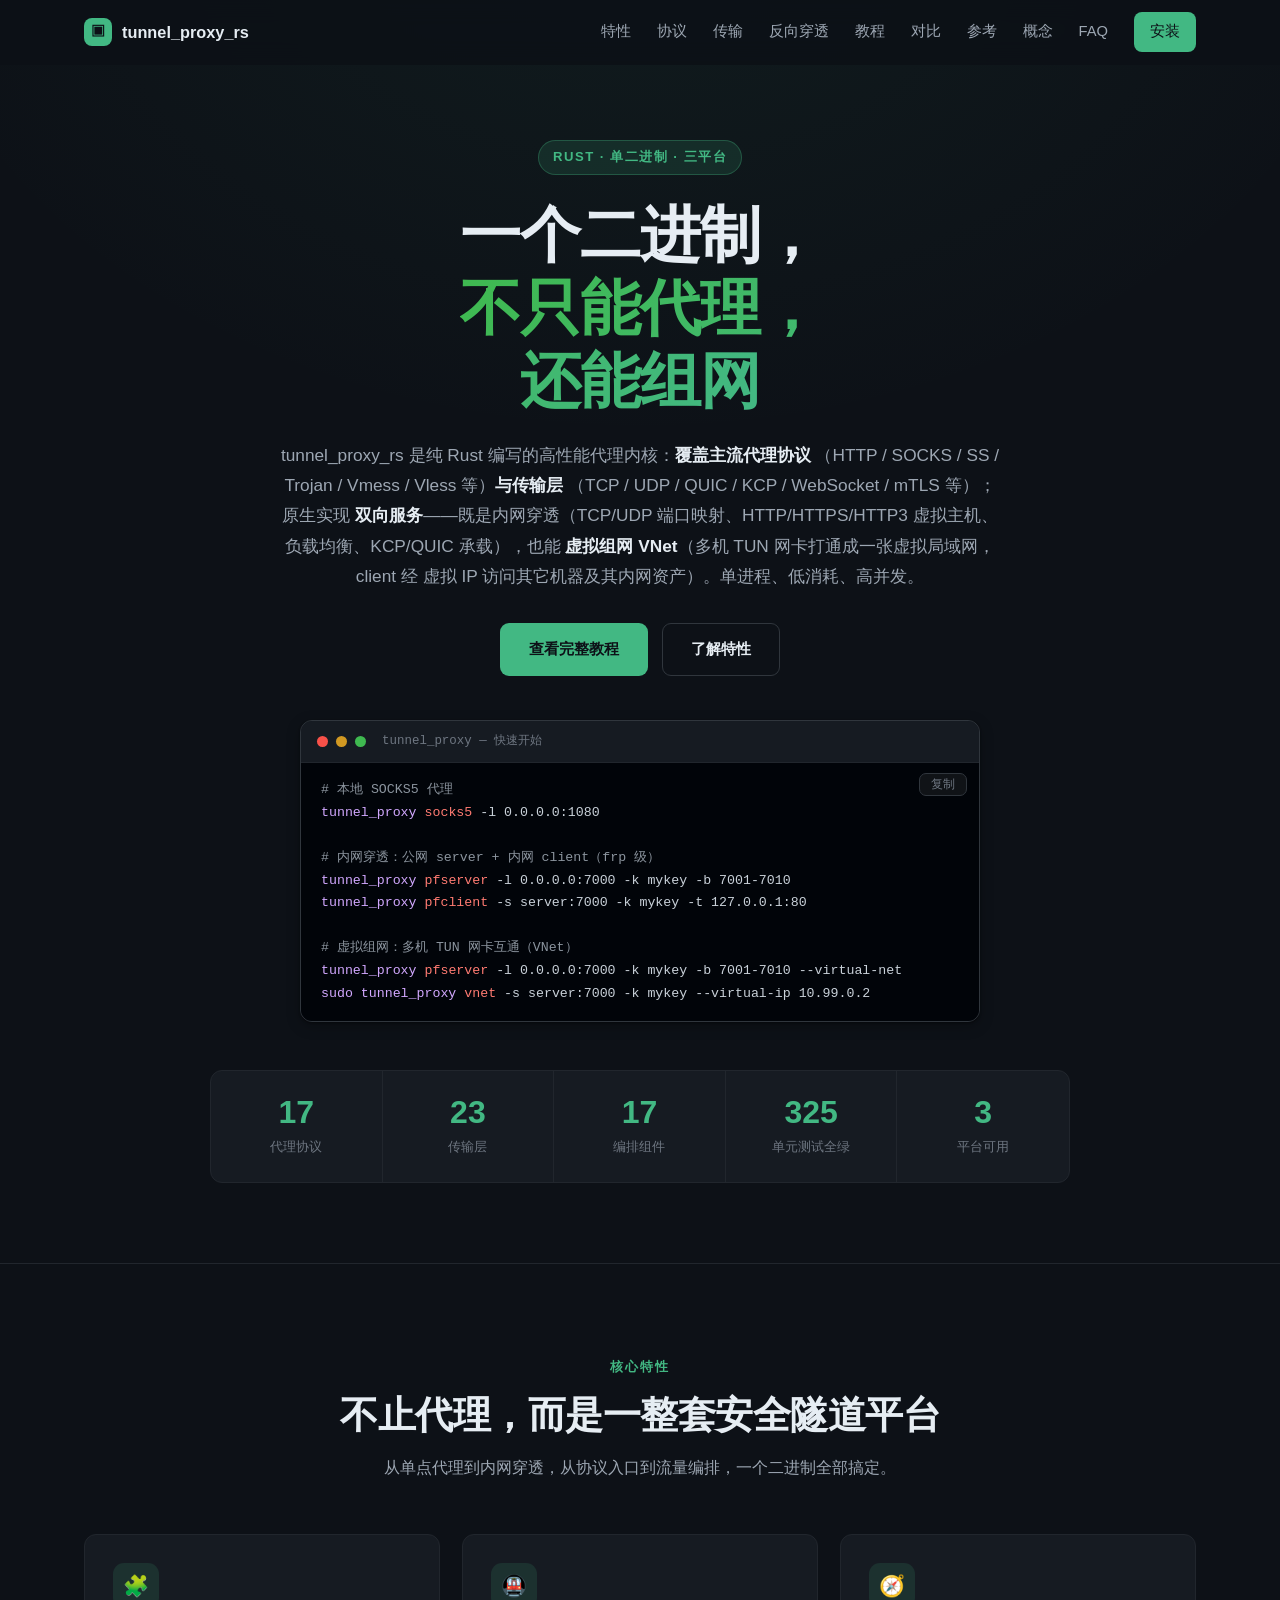
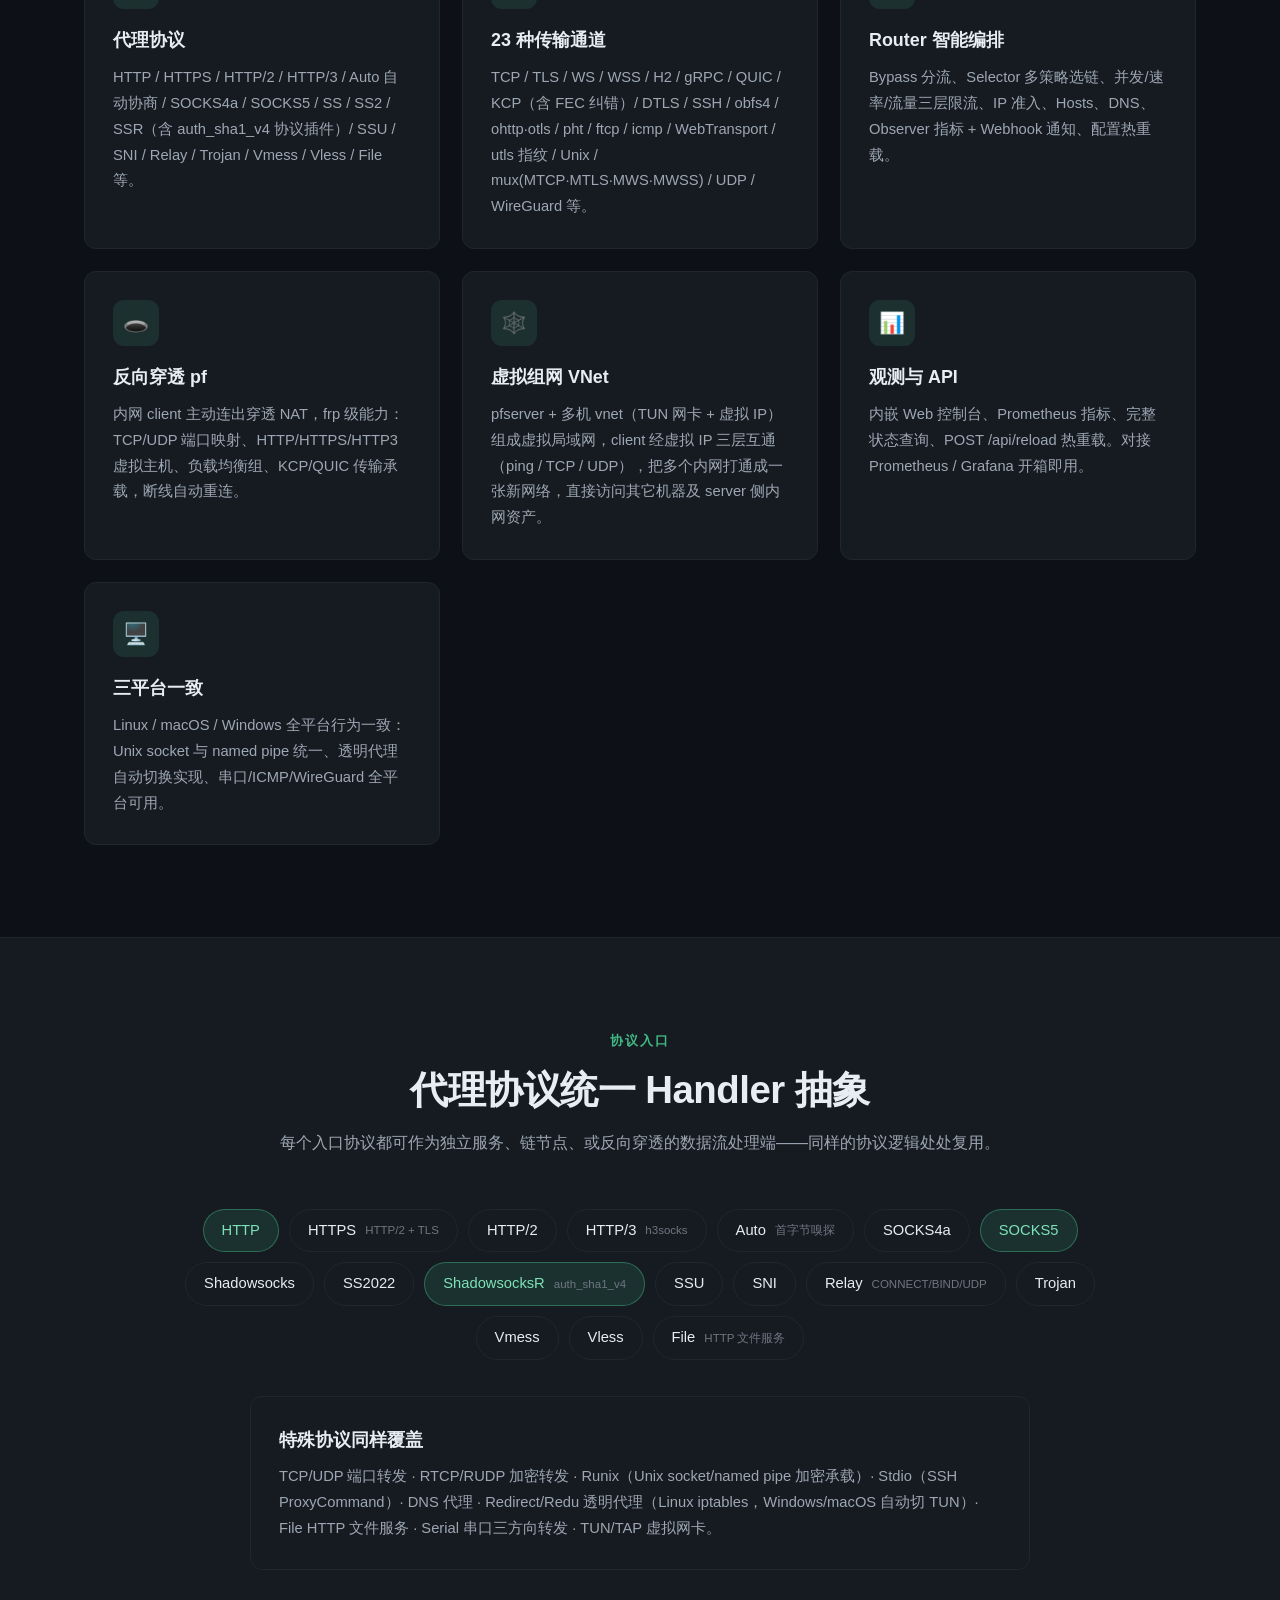
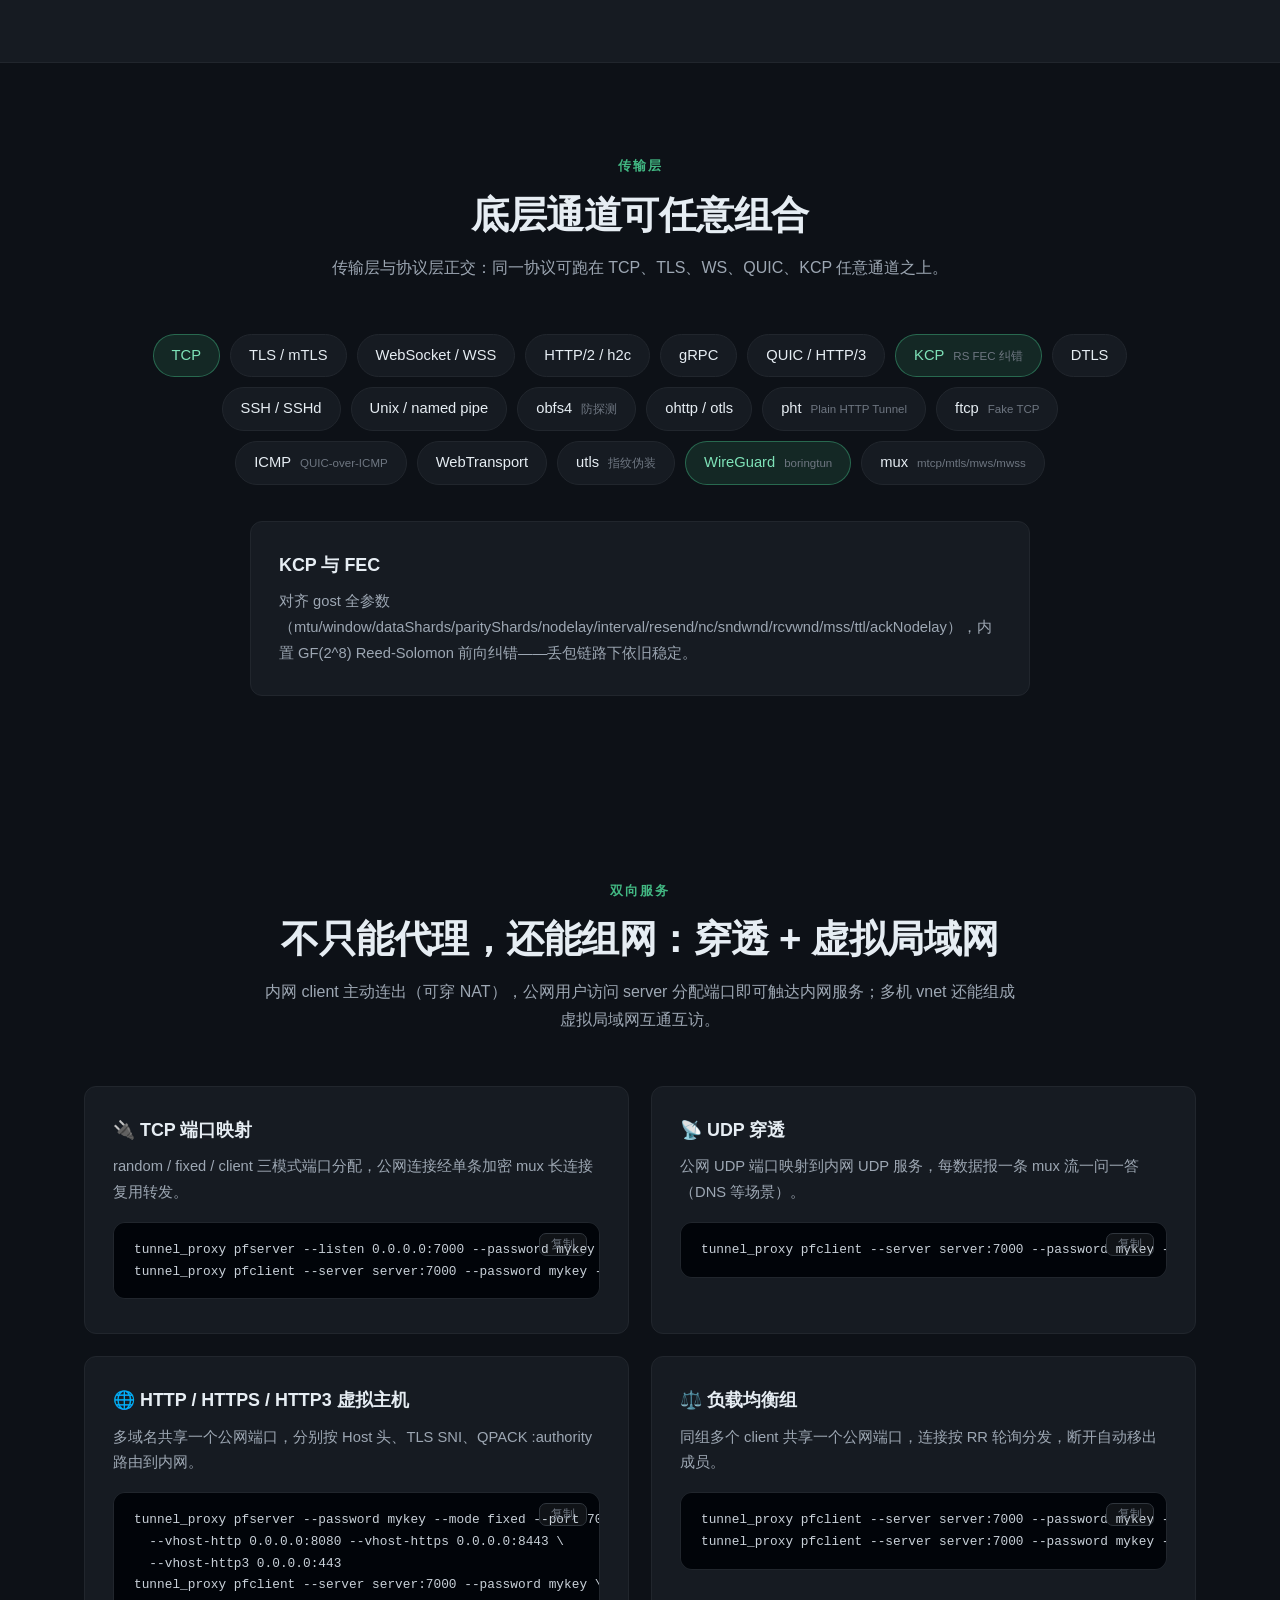
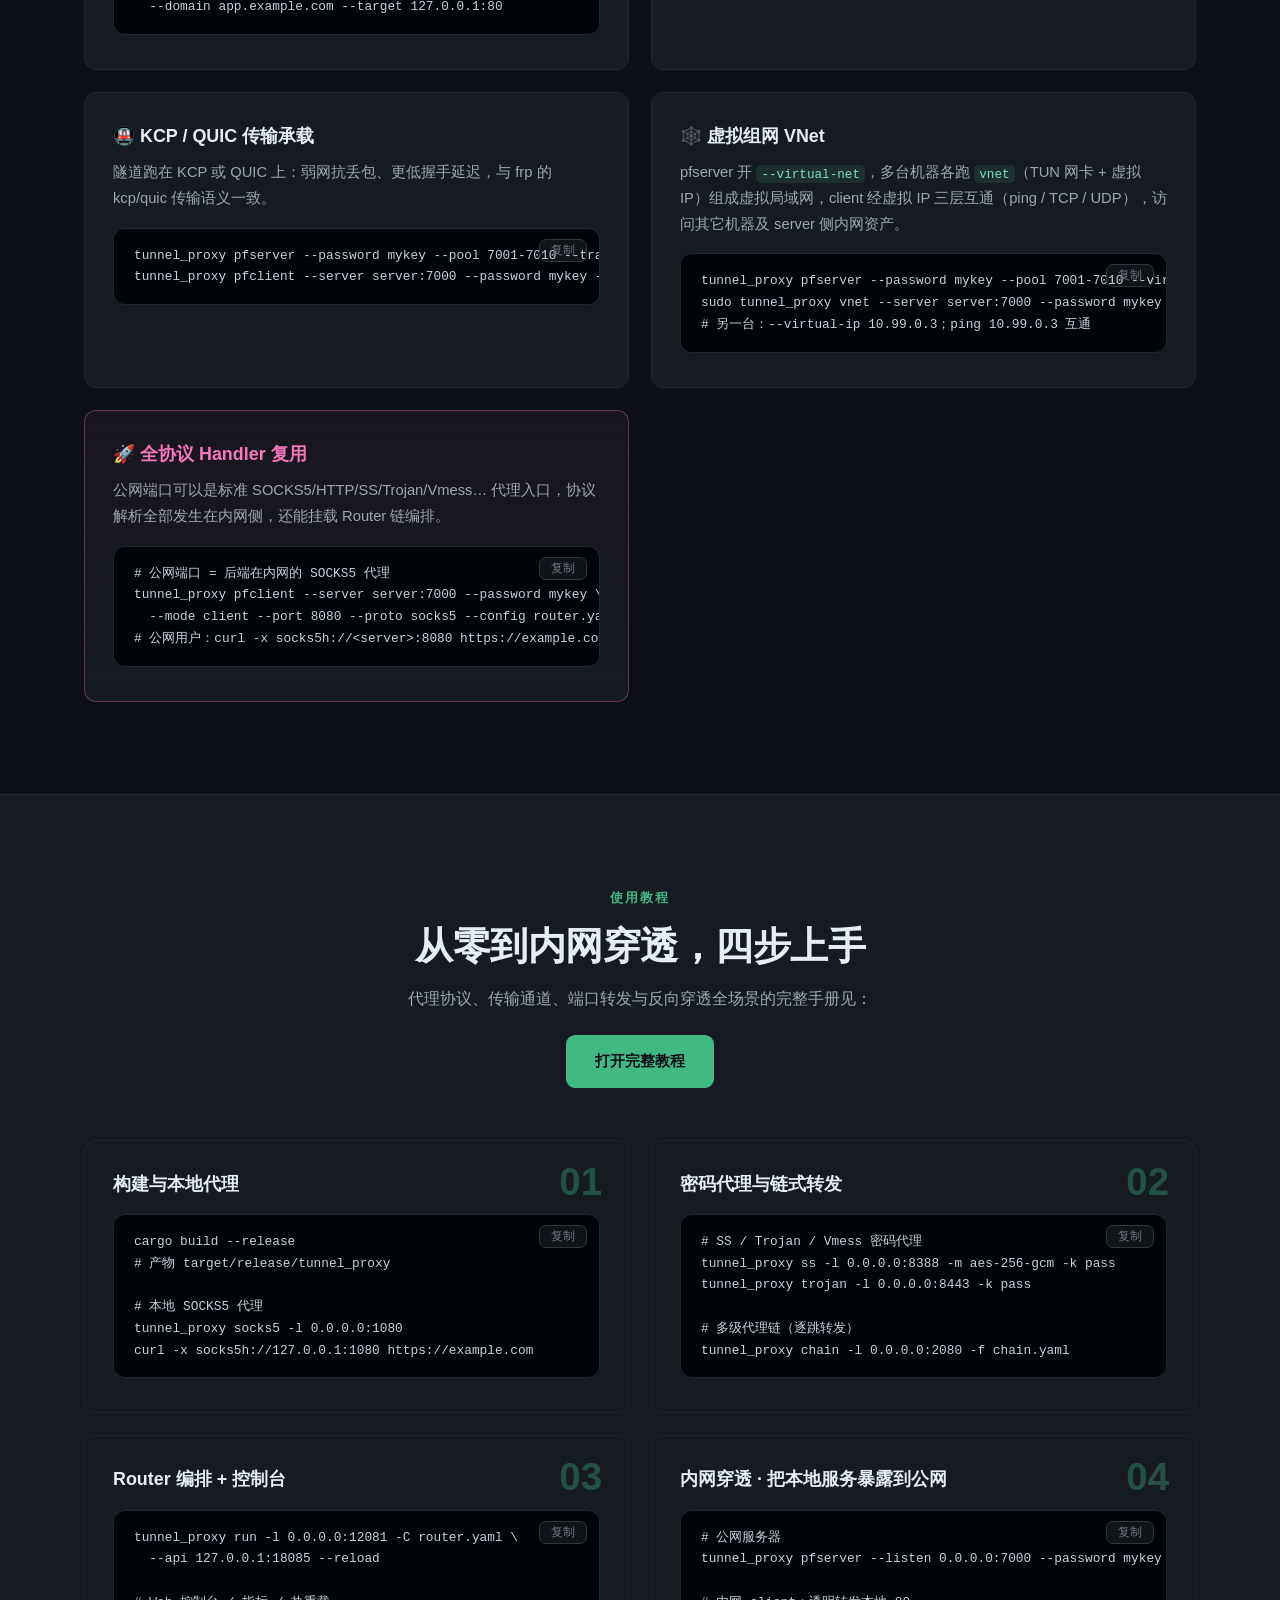
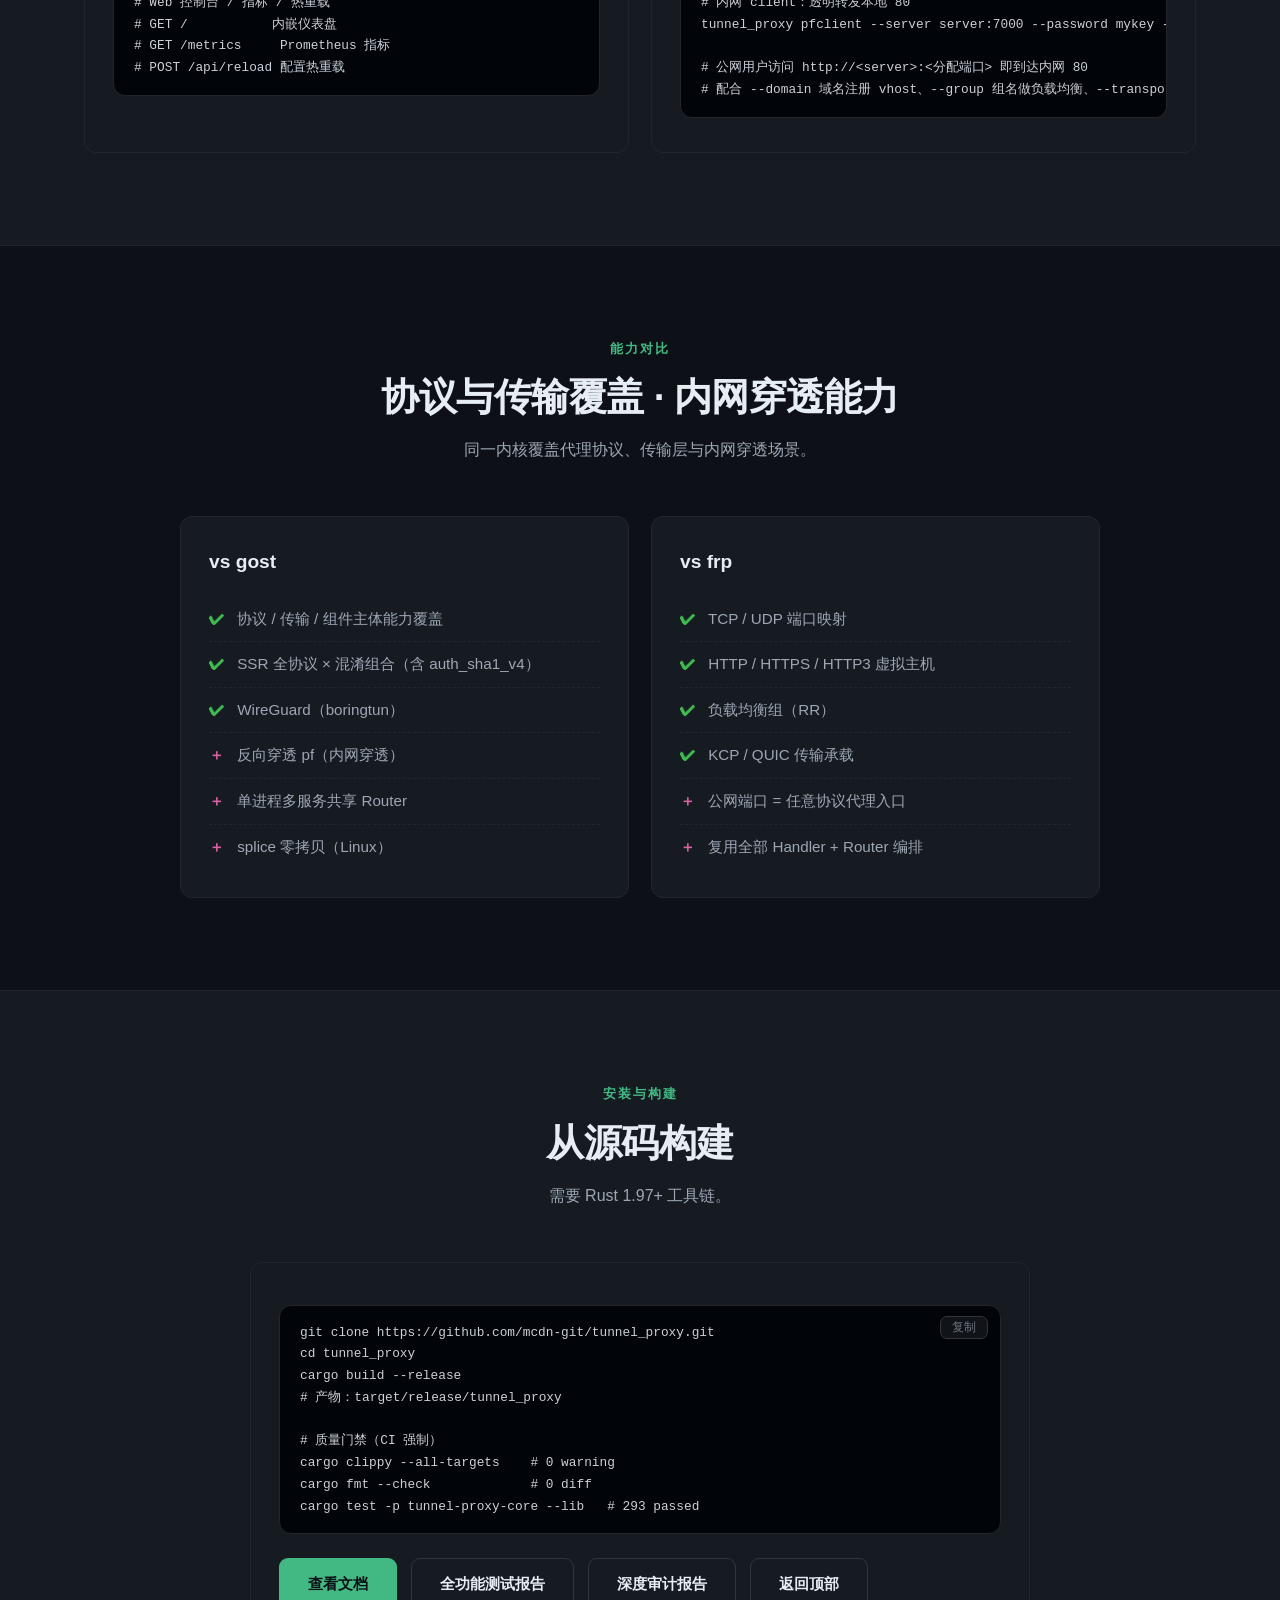
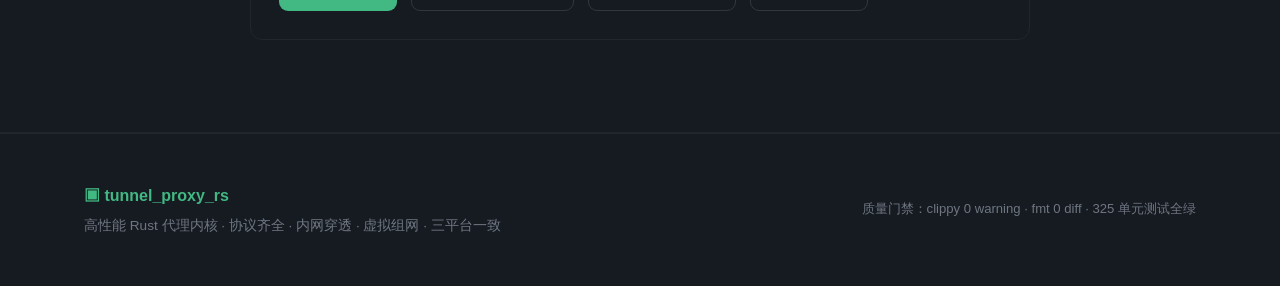
<file: index.html>
<!DOCTYPE html>
<html lang="zh-CN">
<head>
<meta charset="UTF-8">
<meta name="viewport" content="width=device-width, initial-scale=1.0">
<title>tunnel_proxy_rs — 全协议代理内核 · 内网穿透</title>
<meta name="description" content="用 Rust 编写的高性能代理内核：覆盖主流代理协议、传输与编排能力，并原生实现内网穿透（TCP/UDP/vhost 全家族/负载均衡/KCP·QUIC 承载）。单一二进制，三平台可用。">
<link rel="stylesheet" href="css/style.css">
<link rel="icon" href="data:image/svg+xml,<svg xmlns='http://www.w3.org/2000/svg' viewBox='0 0 100 100'><text y='.9em' font-size='90'>🕳️</text></svg>">
</head>
<body>

<!-- ======= 导航 ======= -->
<header class="nav" id="nav">
  <div class="nav-inner">
    <a class="brand" href="#top">
      <span class="brand-logo">▣</span>
      <span class="brand-name">tunnel_proxy_rs</span>
    </a>
    <nav class="nav-links">
      <a href="#features">特性</a>
      <a href="#protocols">协议</a>
      <a href="#transports">传输</a>
      <a href="#pf">反向穿透</a>
      <a href="#tutorial">教程</a>
      <a href="#compare">对比</a>
      <a href="reference.html">参考</a>
      <a href="concepts.html">概念</a>
      <a href="faq.html">FAQ</a>
      <a class="nav-cta" href="install.html">安装</a>
    </nav>
    <button class="nav-toggle" id="navToggle" aria-label="菜单">☰</button>
  </div>
</header>

<!-- ======= Hero ======= -->
<section class="hero" id="top">
  <div class="hero-glow"></div>
  <div class="container hero-inner">
    <p class="hero-eyebrow">Rust · 单二进制 · 三平台</p>
    <h1 class="hero-title">
      一个二进制，<br>
      <span class="gradient-text">不只能代理，<br>还能组网</span>
    </h1>
    <p class="hero-sub">
      tunnel_proxy_rs 是纯 Rust 编写的高性能代理内核：<strong>覆盖主流代理协议</strong>
      （HTTP / SOCKS / SS / Trojan / Vmess / Vless 等）<strong>与传输层</strong>
      （TCP / UDP / QUIC / KCP / WebSocket / mTLS 等）；原生实现
      <strong>双向服务</strong>——既是内网穿透（TCP/UDP 端口映射、HTTP/HTTPS/HTTP3
      虚拟主机、负载均衡、KCP/QUIC 承载），也能
      <strong>虚拟组网 VNet</strong>（多机 TUN 网卡打通成一张虚拟局域网，client 经
      虚拟 IP 访问其它机器及其内网资产）。单进程、低消耗、高并发。
    </p>
    <div class="hero-actions">
      <a class="btn btn-primary" href="tutorial.html">查看完整教程</a>
      <a class="btn btn-ghost" href="#features">了解特性</a>
    </div>
    <div class="hero-window">
      <div class="window-bar">
        <span class="window-dot r"></span>
        <span class="window-dot y"></span>
        <span class="window-dot g"></span>
        <span class="window-title">tunnel_proxy — 快速开始</span>
      </div>
      <div class="window-body">
        <pre><code><span class="c-dim"># 本地 SOCKS5 代理</span>
<span class="c-fn">tunnel_proxy</span> <span class="c-key">socks5</span> -l 0.0.0.0:1080

<span class="c-dim"># 内网穿透：公网 server + 内网 client（frp 级）</span>
<span class="c-fn">tunnel_proxy</span> <span class="c-key">pfserver</span> -l 0.0.0.0:7000 -k mykey -b 7001-7010
<span class="c-fn">tunnel_proxy</span> <span class="c-key">pfclient</span> -s server:7000 -k mykey -t 127.0.0.1:80

<span class="c-dim"># 虚拟组网：多机 TUN 网卡互通（VNet）</span>
<span class="c-fn">tunnel_proxy</span> <span class="c-key">pfserver</span> -l 0.0.0.0:7000 -k mykey -b 7001-7010 --virtual-net
<span class="c-fn">sudo tunnel_proxy</span> <span class="c-key">vnet</span> -s server:7000 -k mykey --virtual-ip 10.99.0.2</code></pre>
      </div>
    </div>
    <div class="hero-stats">
      <div class="stat"><b data-count="17">0</b><span>代理协议</span></div>
      <div class="stat"><b data-count="23">0</b><span>传输层</span></div>
      <div class="stat"><b data-count="17">0</b><span>编排组件</span></div>
      <div class="stat"><b data-count="325">0</b><span>单元测试全绿</span></div>
      <div class="stat"><b data-count="3">0</b><span>平台可用</span></div>
    </div>
  </div>
</section>

<!-- ======= 特性 ======= -->
<section class="section" id="features">
  <div class="container">
    <div class="section-head">
      <p class="eyebrow">核心特性</p>
      <h2 class="section-title">不止代理，而是一整套安全隧道平台</h2>
      <p class="section-desc">从单点代理到内网穿透，从协议入口到流量编排，一个二进制全部搞定。</p>
    </div>
    <div class="feature-grid">
      <div class="card feature-card">
        <div class="card-icon">🧩</div>
        <h3>代理协议</h3>
        <p>HTTP / HTTPS / HTTP/2 / HTTP/3 / Auto 自动协商 / SOCKS4a / SOCKS5 / SS / SS2 / SSR（含 auth_sha1_v4 协议插件）/ SSU / SNI / Relay / Trojan / Vmess / Vless / File 等。</p>
      </div>
      <div class="card feature-card">
        <div class="card-icon">🚇</div>
        <h3>23 种传输通道</h3>
        <p>TCP / TLS / WS / WSS / H2 / gRPC / QUIC / KCP（含 FEC 纠错）/ DTLS / SSH / obfs4 / ohttp·otls / pht / ftcp / icmp / WebTransport / utls 指纹 / Unix / mux(MTCP·MTLS·MWS·MWSS) / UDP / WireGuard 等。</p>
      </div>
      <div class="card feature-card">
        <div class="card-icon">🧭</div>
        <h3>Router 智能编排</h3>
        <p>Bypass 分流、Selector 多策略选链、并发/速率/流量三层限流、IP 准入、Hosts、DNS、Observer 指标 + Webhook 通知、配置热重载。</p>
      </div>
      <div class="card feature-card">
        <div class="card-icon">🕳️</div>
        <h3>反向穿透 pf</h3>
        <p>内网 client 主动连出穿透 NAT，frp 级能力：TCP/UDP 端口映射、HTTP/HTTPS/HTTP3 虚拟主机、负载均衡组、KCP/QUIC 传输承载，断线自动重连。</p>
      </div>
      <div class="card feature-card">
        <div class="card-icon">🕸️</div>
        <h3>虚拟组网 VNet</h3>
        <p>pfserver + 多机 vnet（TUN 网卡 + 虚拟 IP）组成虚拟局域网，client 经虚拟 IP 三层互通（ping / TCP / UDP），把多个内网打通成一张新网络，直接访问其它机器及 server 侧内网资产。</p>
      </div>
      <div class="card feature-card">
        <div class="card-icon">📊</div>
        <h3>观测与 API</h3>
        <p>内嵌 Web 控制台、Prometheus 指标、完整状态查询、POST /api/reload 热重载。对接 Prometheus / Grafana 开箱即用。</p>
      </div>
      <div class="card feature-card">
        <div class="card-icon">🖥️</div>
        <h3>三平台一致</h3>
        <p>Linux / macOS / Windows 全平台行为一致：Unix socket 与 named pipe 统一、透明代理自动切换实现、串口/ICMP/WireGuard 全平台可用。</p>
      </div>
    </div>
  </div>
</section>

<!-- ======= 协议 ======= -->
<section class="section section-alt" id="protocols">
  <div class="container">
    <div class="section-head">
      <p class="eyebrow">协议入口</p>
      <h2 class="section-title">代理协议统一 Handler 抽象</h2>
      <p class="section-desc">每个入口协议都可作为独立服务、链节点、或反向穿透的数据流处理端——同样的协议逻辑处处复用。</p>
    </div>
    <div class="badge-cloud">
      <span class="badge badge-hot">HTTP</span>
      <span class="badge">HTTPS<span class="badge-sub">HTTP/2 + TLS</span></span>
      <span class="badge">HTTP/2</span>
      <span class="badge">HTTP/3<span class="badge-sub">h3socks</span></span>
      <span class="badge">Auto<span class="badge-sub">首字节嗅探</span></span>
      <span class="badge">SOCKS4a</span>
      <span class="badge badge-hot">SOCKS5</span>
      <span class="badge">Shadowsocks</span>
      <span class="badge">SS2022</span>
      <span class="badge badge-hot">ShadowsocksR<span class="badge-sub">auth_sha1_v4</span></span>
      <span class="badge">SSU</span>
      <span class="badge">SNI</span>
      <span class="badge">Relay<span class="badge-sub">CONNECT/BIND/UDP</span></span>
      <span class="badge">Trojan</span>
      <span class="badge">Vmess</span>
      <span class="badge">Vless</span>
      <span class="badge">File<span class="badge-sub">HTTP 文件服务</span></span>
    </div>
    <div class="proto-note card">
      <h3>特殊协议同样覆盖</h3>
      <p>TCP/UDP 端口转发 · RTCP/RUDP 加密转发 · Runix（Unix socket/named pipe 加密承载）· Stdio（SSH ProxyCommand）· DNS 代理 · Redirect/Redu 透明代理（Linux iptables，Windows/macOS 自动切 TUN）· File HTTP 文件服务 · Serial 串口三方向转发 · TUN/TAP 虚拟网卡。</p>
    </div>
  </div>
</section>

<!-- ======= 传输 ======= -->
<section class="section" id="transports">
  <div class="container">
    <div class="section-head">
      <p class="eyebrow">传输层</p>
      <h2 class="section-title">底层通道可任意组合</h2>
      <p class="section-desc">传输层与协议层正交：同一协议可跑在 TCP、TLS、WS、QUIC、KCP 任意通道之上。</p>
    </div>
    <div class="badge-cloud">
      <span class="badge badge-hot">TCP</span>
      <span class="badge">TLS / mTLS</span>
      <span class="badge">WebSocket / WSS</span>
      <span class="badge">HTTP/2 / h2c</span>
      <span class="badge">gRPC</span>
      <span class="badge">QUIC / HTTP/3</span>
      <span class="badge badge-hot">KCP<span class="badge-sub">RS FEC 纠错</span></span>
      <span class="badge">DTLS</span>
      <span class="badge">SSH / SSHd</span>
      <span class="badge">Unix / named pipe</span>
      <span class="badge">obfs4<span class="badge-sub">防探测</span></span>
      <span class="badge">ohttp / otls</span>
      <span class="badge">pht<span class="badge-sub">Plain HTTP Tunnel</span></span>
      <span class="badge">ftcp<span class="badge-sub">Fake TCP</span></span>
      <span class="badge">ICMP<span class="badge-sub">QUIC-over-ICMP</span></span>
      <span class="badge">WebTransport</span>
      <span class="badge">utls<span class="badge-sub">指纹伪装</span></span>
      <span class="badge badge-hot">WireGuard<span class="badge-sub">boringtun</span></span>
      <span class="badge">mux<span class="badge-sub">mtcp/mtls/mws/mwss</span></span>
    </div>
    <div class="transport-note card">
      <h3>KCP 与 FEC</h3>
      <p>对齐 gost 全参数（mtu/window/dataShards/parityShards/nodelay/interval/resend/nc/sndwnd/rcvwnd/mss/ttl/ackNodelay），内置 GF(2^8) Reed-Solomon 前向纠错——丢包链路下依旧稳定。</p>
    </div>
  </div>
</section>

<!-- ======= 反向穿透 pf ======= -->
<section class="section section-pf" id="pf">
  <div class="container">
    <div class="section-head">
      <p class="eyebrow">双向服务</p>
      <h2 class="section-title">不只能代理，还能组网：穿透 + 虚拟局域网</h2>
      <p class="section-desc">内网 client 主动连出（可穿 NAT），公网用户访问 server 分配端口即可触达内网服务；多机 vnet 还能组成虚拟局域网互通互访。</p>
    </div>
    <div class="pf-grid">
      <div class="card pf-card">
        <h3>🔌 TCP 端口映射</h3>
        <p>random / fixed / client 三模式端口分配，公网连接经单条加密 mux 长连接复用转发。</p>
        <pre><code>tunnel_proxy pfserver --listen 0.0.0.0:7000 --password mykey --pool 7001-7010
tunnel_proxy pfclient --server server:7000 --password mykey --target 127.0.0.1:80</code></pre>
      </div>
      <div class="card pf-card">
        <h3>📡 UDP 穿透</h3>
        <p>公网 UDP 端口映射到内网 UDP 服务，每数据报一条 mux 流一问一答（DNS 等场景）。</p>
        <pre><code>tunnel_proxy pfclient --server server:7000 --password mykey --udp 127.0.0.1:5353</code></pre>
      </div>
      <div class="card pf-card">
        <h3>🌐 HTTP / HTTPS / HTTP3 虚拟主机</h3>
        <p>多域名共享一个公网端口，分别按 Host 头、TLS SNI、QPACK :authority 路由到内网。</p>
        <pre><code>tunnel_proxy pfserver --password mykey --mode fixed --port 7001 \
  --vhost-http 0.0.0.0:8080 --vhost-https 0.0.0.0:8443 \
  --vhost-http3 0.0.0.0:443
tunnel_proxy pfclient --server server:7000 --password mykey \
  --domain app.example.com --target 127.0.0.1:80</code></pre>
      </div>
      <div class="card pf-card">
        <h3>⚖️ 负载均衡组</h3>
        <p>同组多个 client 共享一个公网端口，连接按 RR 轮询分发，断开自动移出成员。</p>
        <pre><code>tunnel_proxy pfclient --server server:7000 --password mykey --group web --target 127.0.0.1:8081
tunnel_proxy pfclient --server server:7000 --password mykey --group web --target 127.0.0.1:8082</code></pre>
      </div>
      <div class="card pf-card">
        <h3>🚇 KCP / QUIC 传输承载</h3>
        <p>隧道跑在 KCP 或 QUIC 上：弱网抗丢包、更低握手延迟，与 frp 的 kcp/quic 传输语义一致。</p>
        <pre><code>tunnel_proxy pfserver --password mykey --pool 7001-7010 --transport kcp
tunnel_proxy pfclient --server server:7000 --password mykey --transport kcp</code></pre>
      </div>
      <div class="card pf-card">
        <h3>🕸️ 虚拟组网 VNet</h3>
        <p>pfserver 开 <code>--virtual-net</code>，多台机器各跑 <code>vnet</code>（TUN 网卡 + 虚拟 IP）组成虚拟局域网，client 经虚拟 IP 三层互通（ping / TCP / UDP），访问其它机器及 server 侧内网资产。</p>
        <pre><code>tunnel_proxy pfserver --password mykey --pool 7001-7010 --virtual-net
sudo tunnel_proxy vnet --server server:7000 --password mykey --virtual-ip 10.99.0.2
# 另一台：--virtual-ip 10.99.0.3；ping 10.99.0.3 互通</code></pre>
      </div>
      <div class="card pf-card pf-card-highlight">
        <h3>🚀 全协议 Handler 复用</h3>
        <p>公网端口可以是标准 SOCKS5/HTTP/SS/Trojan/Vmess… 代理入口，协议解析全部发生在内网侧，还能挂载 Router 链编排。</p>
        <pre><code># 公网端口 = 后端在内网的 SOCKS5 代理
tunnel_proxy pfclient --server server:7000 --password mykey \
  --mode client --port 8080 --proto socks5 --config router.yaml
# 公网用户：curl -x socks5h://&lt;server&gt;:8080 https://example.com</code></pre>
      </div>
    </div>
  </div>
</section>

<!-- ======= 教程 ======= -->
<section class="section section-alt" id="tutorial">
  <div class="container">
    <div class="section-head">
      <p class="eyebrow">使用教程</p>
      <h2 class="section-title">从零到内网穿透，四步上手</h2>
      <p class="section-desc">代理协议、传输通道、端口转发与反向穿透全场景的完整手册见：</p>
      <div style="margin-top: 22px;">
        <a class="btn btn-primary" href="tutorial.html">打开完整教程</a>
      </div>
    </div>

    <div class="tutorial-grid">
      <div class="tutorial-step card">
        <div class="step-num">01</div>
        <h3>构建与本地代理</h3>
        <pre><code>cargo build --release
# 产物 target/release/tunnel_proxy

# 本地 SOCKS5 代理
tunnel_proxy socks5 -l 0.0.0.0:1080
curl -x socks5h://127.0.0.1:1080 https://example.com</code></pre>
      </div>

      <div class="tutorial-step card">
        <div class="step-num">02</div>
        <h3>密码代理与链式转发</h3>
        <pre><code># SS / Trojan / Vmess 密码代理
tunnel_proxy ss -l 0.0.0.0:8388 -m aes-256-gcm -k pass
tunnel_proxy trojan -l 0.0.0.0:8443 -k pass

# 多级代理链（逐跳转发）
tunnel_proxy chain -l 0.0.0.0:2080 -f chain.yaml</code></pre>
      </div>

      <div class="tutorial-step card">
        <div class="step-num">03</div>
        <h3>Router 编排 + 控制台</h3>
        <pre><code>tunnel_proxy run -l 0.0.0.0:12081 -C router.yaml \
  --api 127.0.0.1:18085 --reload

# Web 控制台 / 指标 / 热重载
# GET /           内嵌仪表盘
# GET /metrics     Prometheus 指标
# POST /api/reload 配置热重载</code></pre>
      </div>

      <div class="tutorial-step card">
        <div class="step-num">04</div>
        <h3>内网穿透 · 把本地服务暴露到公网</h3>
        <pre><code># 公网服务器
tunnel_proxy pfserver --listen 0.0.0.0:7000 --password mykey --pool 7001-7010

# 内网 client：透明转发本地 80
tunnel_proxy pfclient --server server:7000 --password mykey --target 127.0.0.1:80

# 公网用户访问 http://&lt;server&gt;:&lt;分配端口&gt; 即到达内网 80
# 配合 --domain 域名注册 vhost、--group 组名做负载均衡、--transport 换 KCP/QUIC</code></pre>
      </div>
    </div>
  </div>
</section>

<!-- ======= 对比 ======= -->
<section class="section" id="compare">
  <div class="container">
    <div class="section-head">
      <p class="eyebrow">能力对比</p>
      <h2 class="section-title">协议与传输覆盖 · 内网穿透能力</h2>
      <p class="section-desc">同一内核覆盖代理协议、传输层与内网穿透场景。</p>
    </div>
    <div class="compare-grid">
      <div class="card compare-card">
        <h3>vs gost</h3>
        <ul>
          <li><span class="ok">✔</span> 协议 / 传输 / 组件主体能力覆盖</li>
          <li><span class="ok">✔</span> SSR 全协议 × 混淆组合（含 auth_sha1_v4）</li>
          <li><span class="ok">✔</span> WireGuard（boringtun）</li>
          <li><span class="plus">＋</span> 反向穿透 pf（内网穿透）</li>
          <li><span class="plus">＋</span> 单进程多服务共享 Router</li>
          <li><span class="plus">＋</span> splice 零拷贝（Linux）</li>
        </ul>
      </div>
      <div class="card compare-card">
        <h3>vs frp</h3>
        <ul>
          <li><span class="ok">✔</span> TCP / UDP 端口映射</li>
          <li><span class="ok">✔</span> HTTP / HTTPS / HTTP3 虚拟主机</li>
          <li><span class="ok">✔</span> 负载均衡组（RR）</li>
          <li><span class="ok">✔</span> KCP / QUIC 传输承载</li>
          <li><span class="plus">＋</span> 公网端口 = 任意协议代理入口</li>
          <li><span class="plus">＋</span> 复用全部 Handler + Router 编排</li>
        </ul>
      </div>
    </div>
  </div>
</section>

<!-- ======= 安装 ======= -->
<section class="section section-alt" id="install">
  <div class="container">
    <div class="section-head">
      <p class="eyebrow">安装与构建</p>
      <h2 class="section-title">从源码构建</h2>
      <p class="section-desc">需要 Rust 1.97+ 工具链。</p>
    </div>
    <div class="install-box card">
      <pre><code>git clone https://github.com/mcdn-git/tunnel_proxy.git
cd tunnel_proxy
cargo build --release
# 产物：target/release/tunnel_proxy

# 质量门禁（CI 强制）
cargo clippy --all-targets    # 0 warning
cargo fmt --check             # 0 diff
cargo test -p tunnel-proxy-core --lib   # 293 passed</code></pre>
      <div class="install-links">
        <a class="btn btn-primary" href="https://gost.run/" target="_blank" rel="noopener">查看文档</a>
        <a class="btn btn-ghost" href="../docs/test-report-2026-08-29.md">全功能测试报告</a>
        <a class="btn btn-ghost" href="../docs/test-report-2026-08-30.md">深度审计报告</a>
        <a class="btn btn-ghost" href="#top">返回顶部</a>
      </div>
    </div>
  </div>
</section>

<!-- ======= 页脚 ======= -->
<footer class="footer">
  <div class="container footer-inner">
    <div>
      <p class="footer-brand">▣ tunnel_proxy_rs</p>
      <p class="footer-desc">高性能 Rust 代理内核 · 协议齐全 · 内网穿透 · 虚拟组网 · 三平台一致</p>
    </div>
    <p class="footer-meta">质量门禁：clippy 0 warning · fmt 0 diff · 325 单元测试全绿</p>
  </div>
</footer>

<script src="js/main.js"></script>
</body>
</html>
</file>
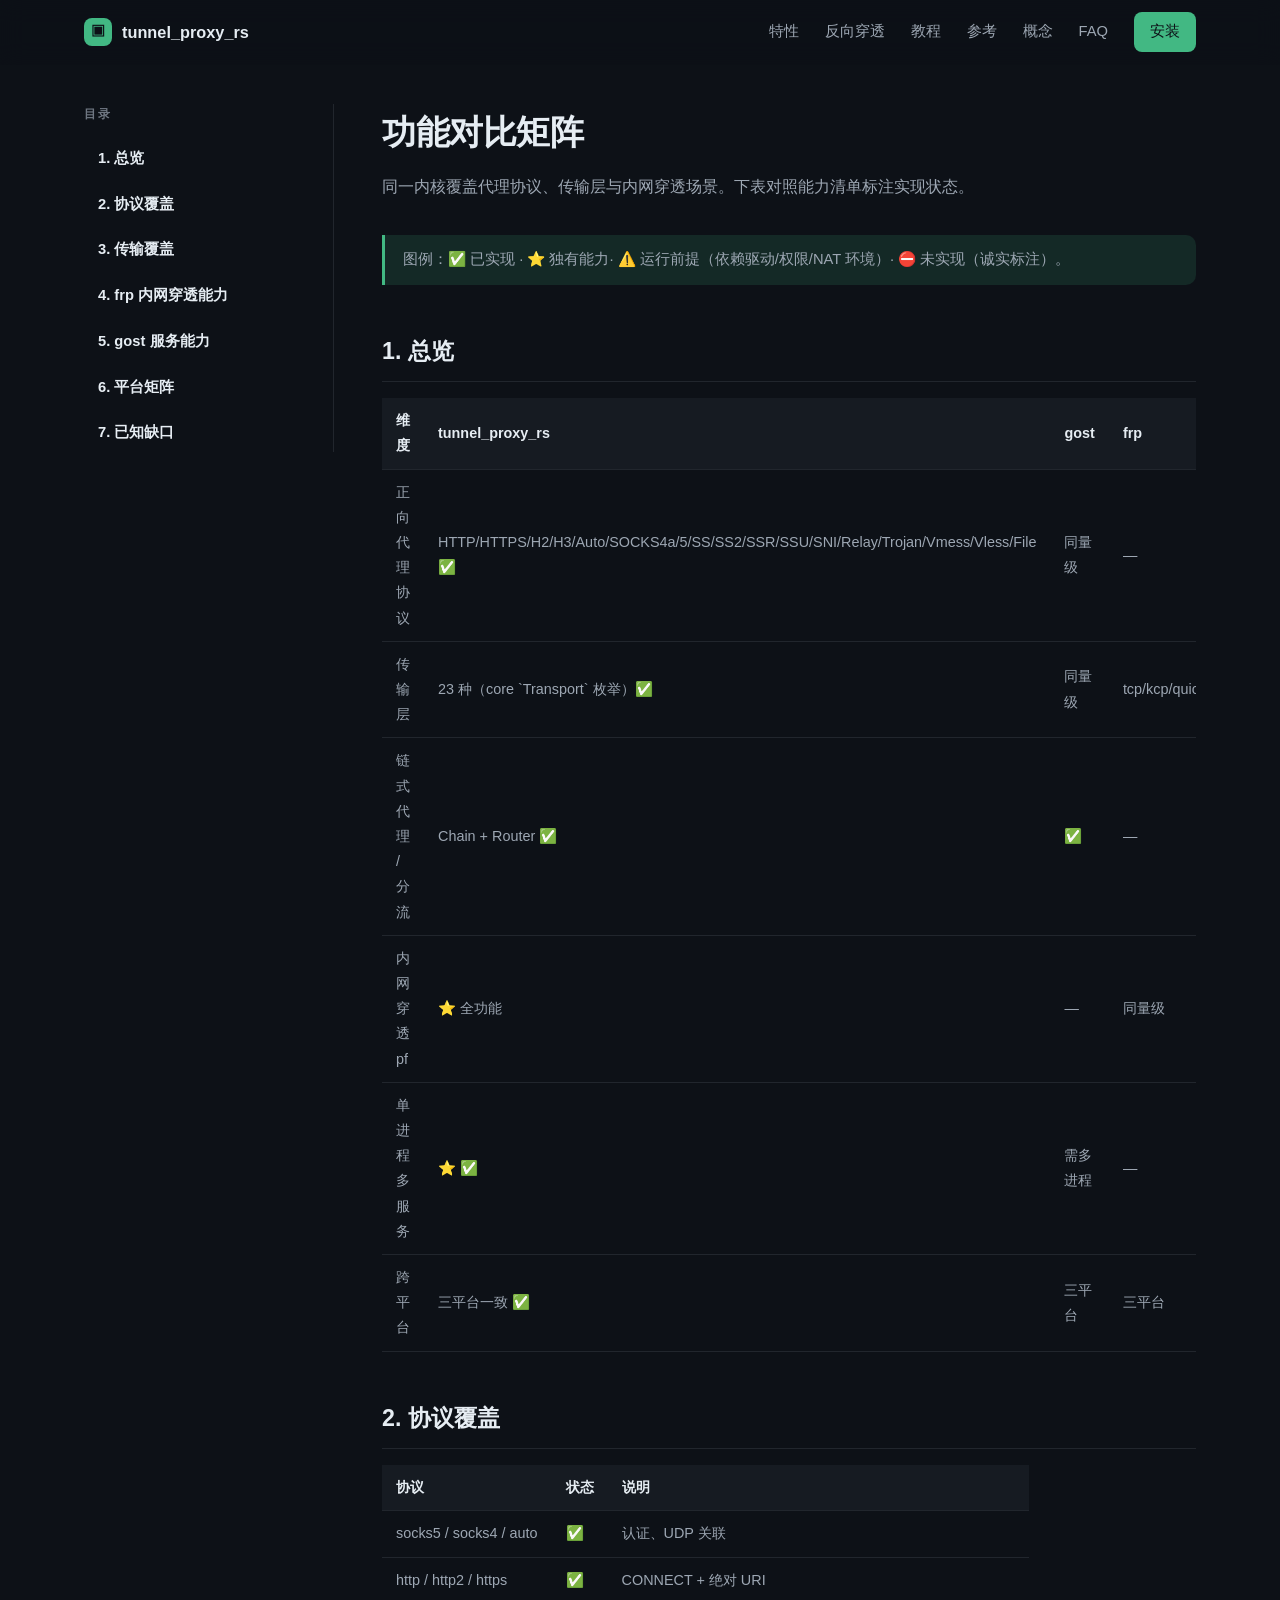
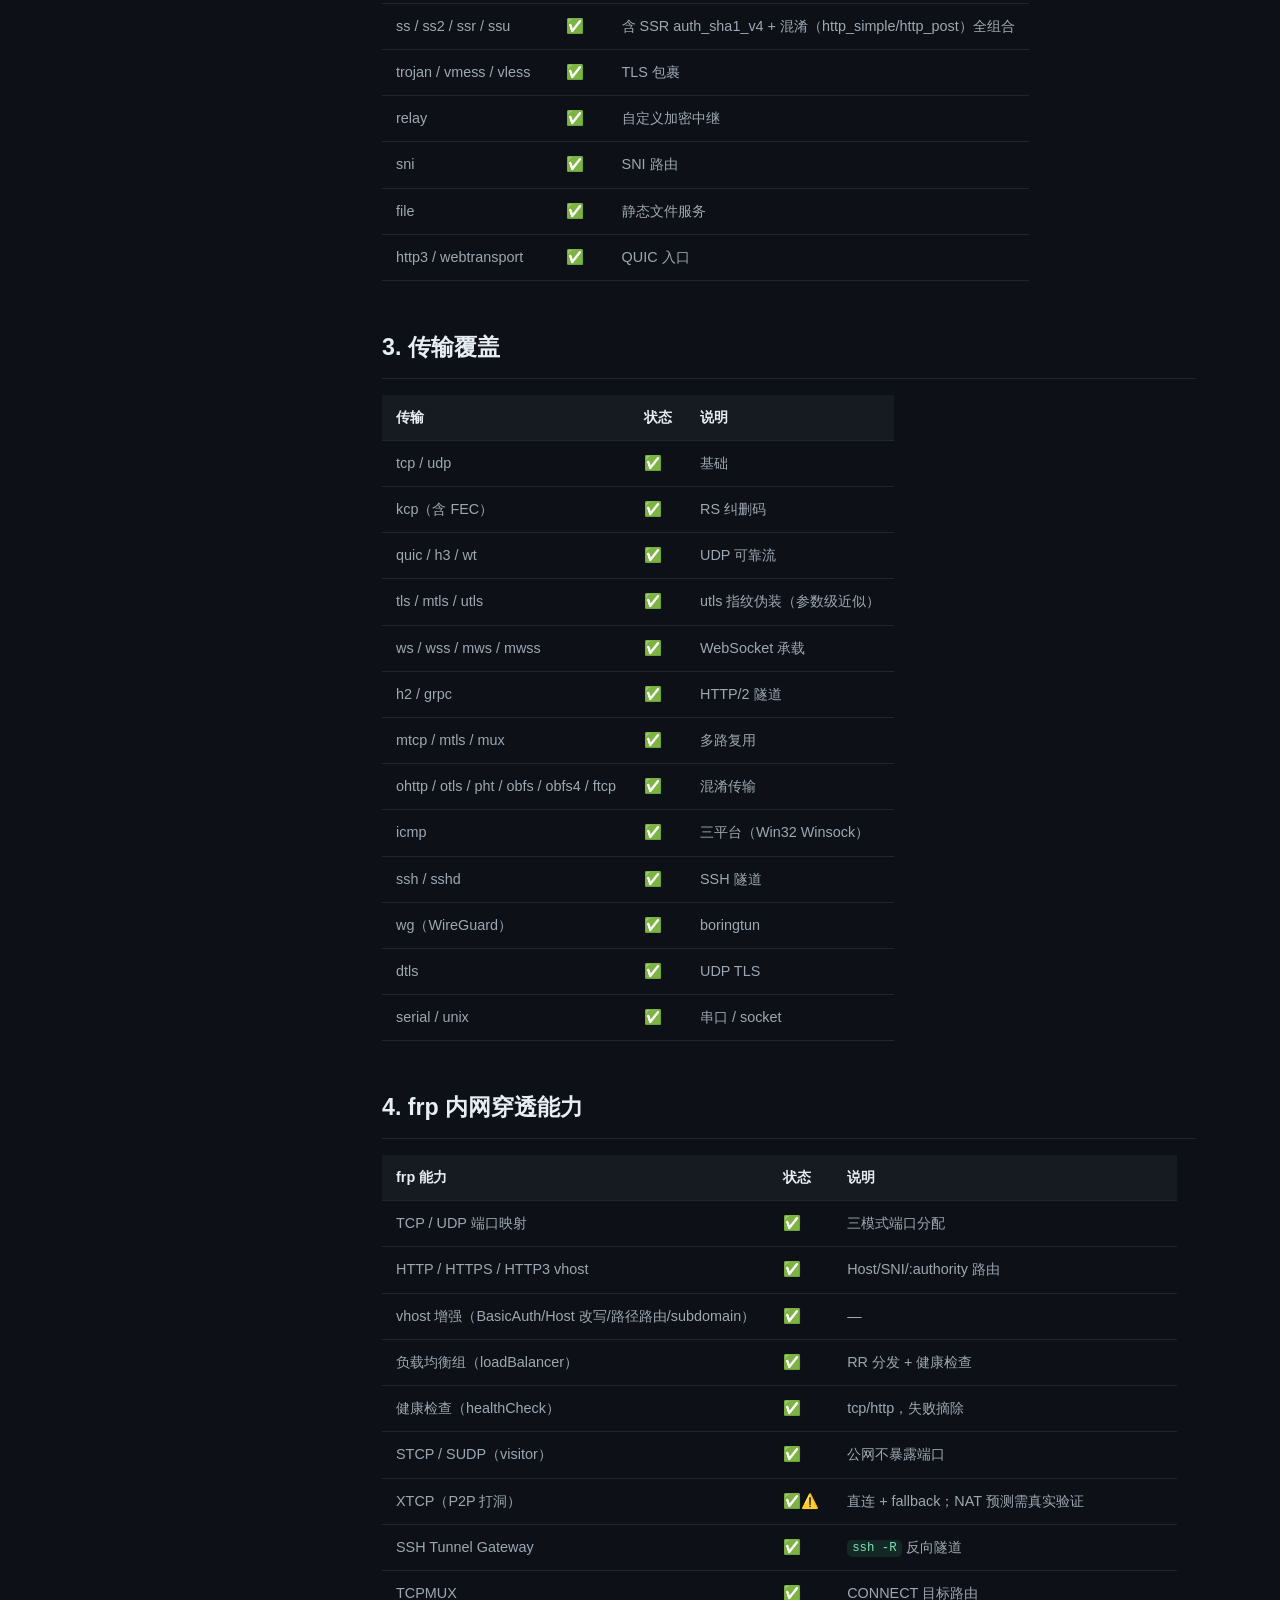
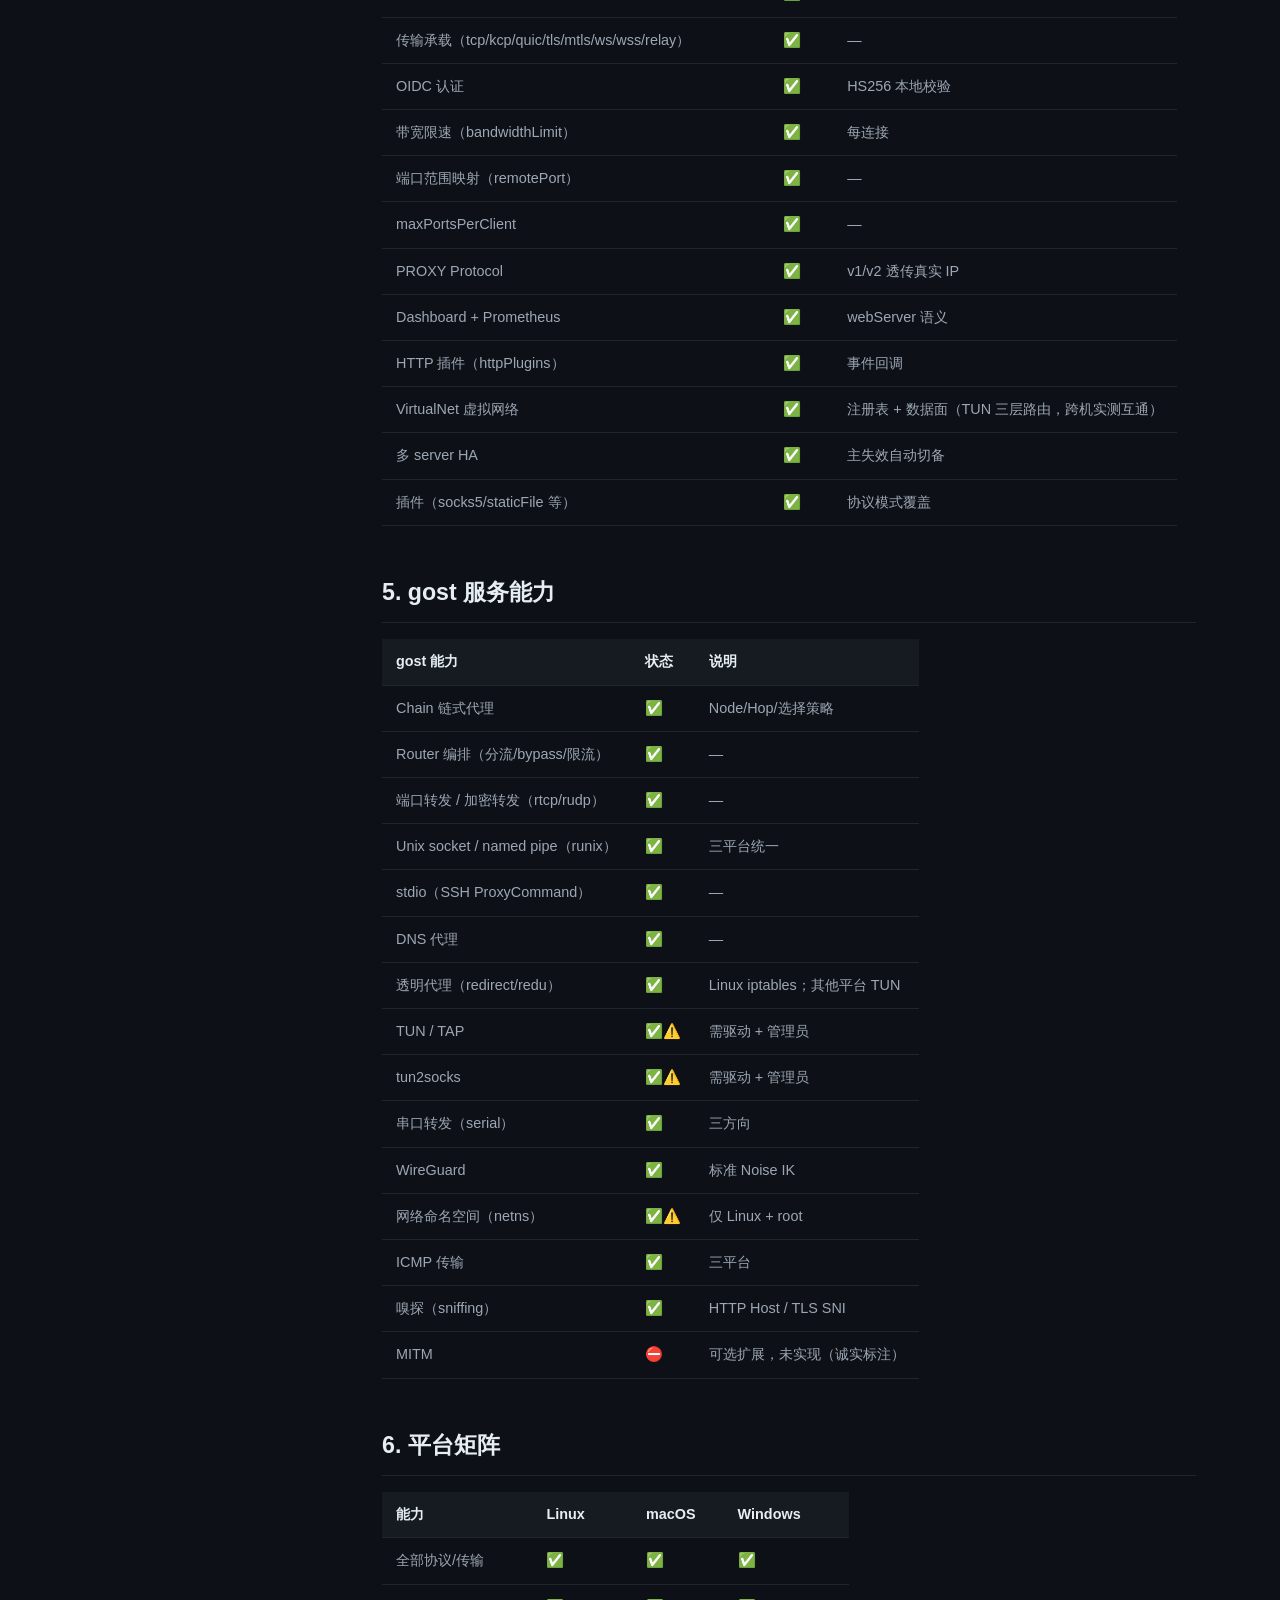
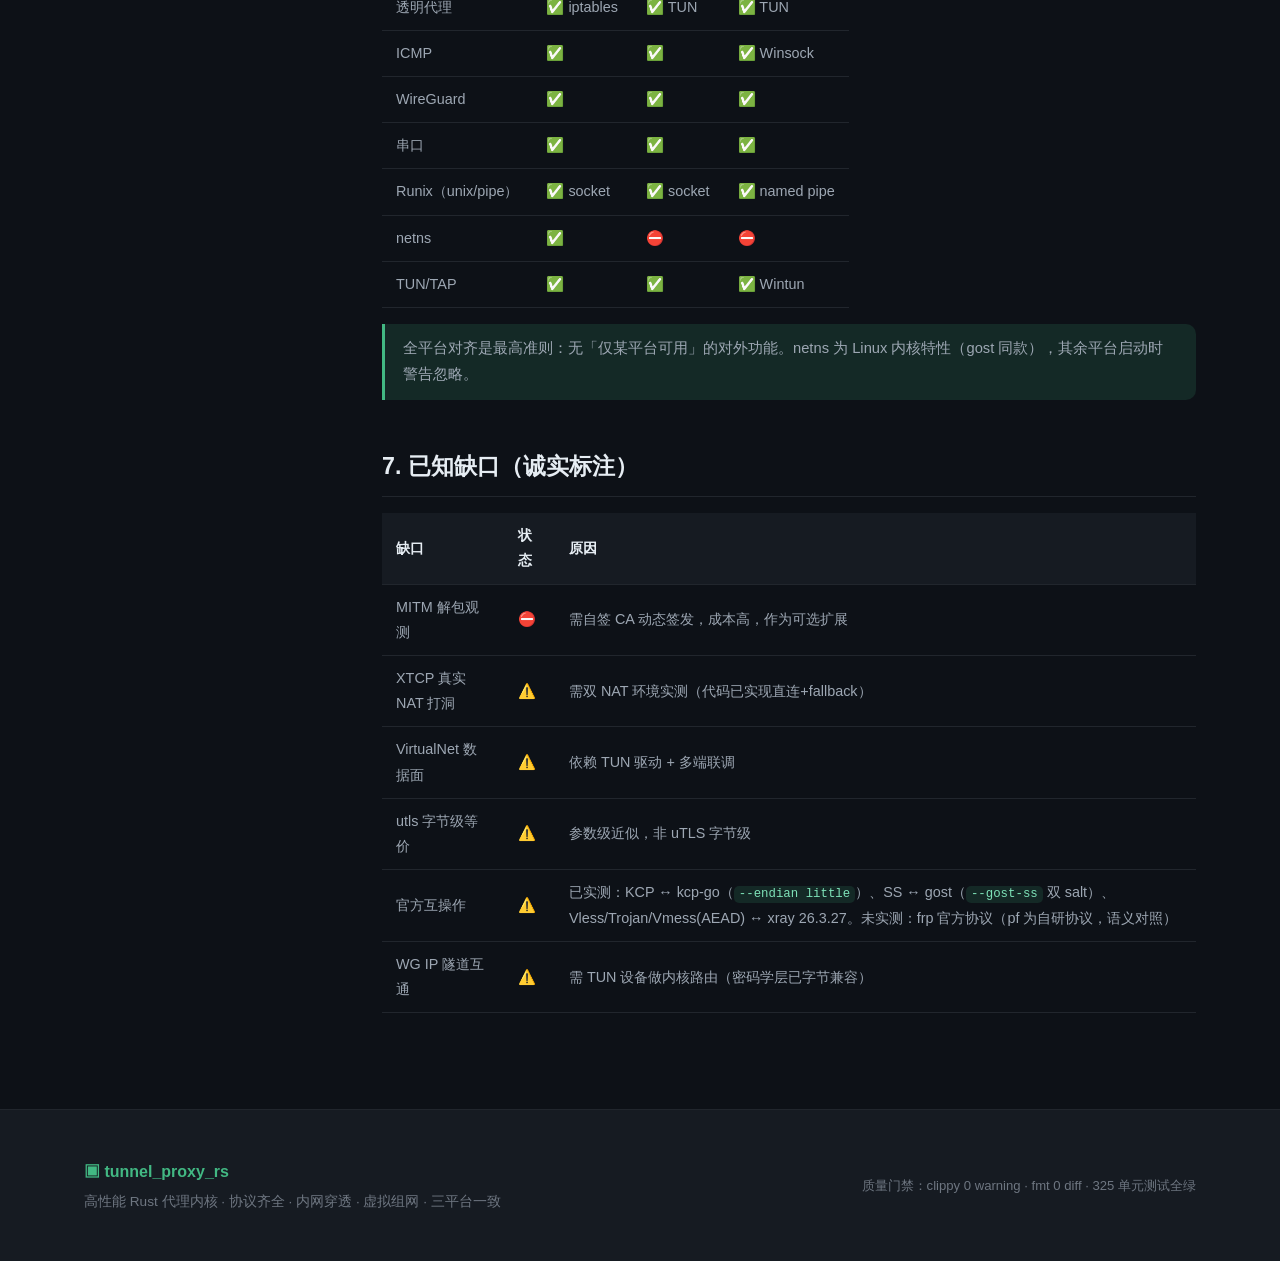
<file: compare.html>
<!DOCTYPE html>
<html lang="zh-CN">
<head>
<meta charset="UTF-8">
<meta name="viewport" content="width=device-width, initial-scale=1.0">
<title>功能对比矩阵 — tunnel_proxy_rs</title>
<meta name="description" content="tunnel_proxy_rs 功能覆盖矩阵：对照能力清单，标注实现状态（已实现 / 独有能力 / 运行前提 / 未实现）。">
<link rel="stylesheet" href="css/style.css">
</head>
<body>

<header class="nav" id="nav">
  <div class="nav-inner">
    <a class="brand" href="index.html">
      <span class="brand-logo">▣</span>
      <span class="brand-name">tunnel_proxy_rs</span>
    </a>
    <nav class="nav-links">
      <a href="index.html#features">特性</a>
      <a href="index.html#pf">反向穿透</a>
      <a href="tutorial.html">教程</a>
      <a href="reference.html">参考</a>
      <a href="concepts.html">概念</a>
      <a href="faq.html">FAQ</a>
      <a class="nav-cta" href="install.html">安装</a>
    </nav>
    <button class="nav-toggle" id="navToggle" aria-label="菜单">☰</button>
  </div>
</header>

<div class="tutorial-layout">
  <aside class="toc" id="toc">
    <p class="toc-title">目录</p>
    <a class="toc-grp" href="#summary">1. 总览</a>
    <a class="toc-grp" href="#protocols">2. 协议覆盖</a>
    <a class="toc-grp" href="#transports">3. 传输覆盖</a>
    <a class="toc-grp" href="#frp">4. frp 内网穿透能力</a>
    <a class="toc-grp" href="#gost">5. gost 服务能力</a>
    <a class="toc-grp" href="#platform">6. 平台矩阵</a>
    <a class="toc-grp" href="#gaps">7. 已知缺口</a>
  </aside>

  <article class="doc">
    <h1>功能对比矩阵</h1>
    <p class="doc-sub">同一内核覆盖代理协议、传输层与内网穿透场景。下表对照能力清单标注实现状态。</p>
    <div class="hint">图例：✅ 已实现 · ⭐ 独有能力· ⚠️ 运行前提（依赖驱动/权限/NAT 环境）· ⛔ 未实现（诚实标注）。</div>

    <h2 id="summary">1. 总览</h2>
    <table>
      <tr><th>维度</th><th>tunnel_proxy_rs</th><th>gost</th><th>frp</th></tr>
      <tr><td>正向代理协议</td><td>HTTP/HTTPS/H2/H3/Auto/SOCKS4a/5/SS/SS2/SSR/SSU/SNI/Relay/Trojan/Vmess/Vless/File ✅</td><td>同量级</td><td>—</td></tr>
      <tr><td>传输层</td><td>23 种（core `Transport` 枚举）✅</td><td>同量级</td><td>tcp/kcp/quic/ws/tls</td></tr>
      <tr><td>链式代理 / 分流</td><td>Chain + Router ✅</td><td>✅</td><td>—</td></tr>
      <tr><td>内网穿透 pf</td><td>⭐ 全功能</td><td>—</td><td>同量级</td></tr>
      <tr><td>单进程多服务</td><td>⭐ ✅</td><td>需多进程</td><td>—</td></tr>
      <tr><td>跨平台</td><td>三平台一致 ✅</td><td>三平台</td><td>三平台</td></tr>
    </table>

    <h2 id="protocols">2. 协议覆盖</h2>
    <table>
      <tr><th>协议</th><th>状态</th><th>说明</th></tr>
      <tr><td>socks5 / socks4 / auto</td><td>✅</td><td>认证、UDP 关联</td></tr>
      <tr><td>http / http2 / https</td><td>✅</td><td>CONNECT + 绝对 URI</td></tr>
      <tr><td>ss / ss2 / ssr / ssu</td><td>✅</td><td>含 SSR auth_sha1_v4 + 混淆（http_simple/http_post）全组合</td></tr>
      <tr><td>trojan / vmess / vless</td><td>✅</td><td>TLS 包裹</td></tr>
      <tr><td>relay</td><td>✅</td><td>自定义加密中继</td></tr>
      <tr><td>sni</td><td>✅</td><td>SNI 路由</td></tr>
      <tr><td>file</td><td>✅</td><td>静态文件服务</td></tr>
      <tr><td>http3 / webtransport</td><td>✅</td><td>QUIC 入口</td></tr>
    </table>

    <h2 id="transports">3. 传输覆盖</h2>
    <table>
      <tr><th>传输</th><th>状态</th><th>说明</th></tr>
      <tr><td>tcp / udp</td><td>✅</td><td>基础</td></tr>
      <tr><td>kcp（含 FEC）</td><td>✅</td><td>RS 纠删码</td></tr>
      <tr><td>quic / h3 / wt</td><td>✅</td><td>UDP 可靠流</td></tr>
      <tr><td>tls / mtls / utls</td><td>✅</td><td>utls 指纹伪装（参数级近似）</td></tr>
      <tr><td>ws / wss / mws / mwss</td><td>✅</td><td>WebSocket 承载</td></tr>
      <tr><td>h2 / grpc</td><td>✅</td><td>HTTP/2 隧道</td></tr>
      <tr><td>mtcp / mtls / mux</td><td>✅</td><td>多路复用</td></tr>
      <tr><td>ohttp / otls / pht / obfs / obfs4 / ftcp</td><td>✅</td><td>混淆传输</td></tr>
      <tr><td>icmp</td><td>✅</td><td>三平台（Win32 Winsock）</td></tr>
      <tr><td>ssh / sshd</td><td>✅</td><td>SSH 隧道</td></tr>
      <tr><td>wg（WireGuard）</td><td>✅</td><td>boringtun</td></tr>
      <tr><td>dtls</td><td>✅</td><td>UDP TLS</td></tr>
      <tr><td>serial / unix</td><td>✅</td><td>串口 / socket</td></tr>
    </table>

    <h2 id="frp">4. frp 内网穿透能力</h2>
    <table>
      <tr><th>frp 能力</th><th>状态</th><th>说明</th></tr>
      <tr><td>TCP / UDP 端口映射</td><td>✅</td><td>三模式端口分配</td></tr>
      <tr><td>HTTP / HTTPS / HTTP3 vhost</td><td>✅</td><td>Host/SNI/:authority 路由</td></tr>
      <tr><td>vhost 增强（BasicAuth/Host 改写/路径路由/subdomain）</td><td>✅</td><td>—</td></tr>
      <tr><td>负载均衡组（loadBalancer）</td><td>✅</td><td>RR 分发 + 健康检查</td></tr>
      <tr><td>健康检查（healthCheck）</td><td>✅</td><td>tcp/http，失败摘除</td></tr>
      <tr><td>STCP / SUDP（visitor）</td><td>✅</td><td>公网不暴露端口</td></tr>
      <tr><td>XTCP（P2P 打洞）</td><td>✅⚠️</td><td>直连 + fallback；NAT 预测需真实验证</td></tr>
      <tr><td>SSH Tunnel Gateway</td><td>✅</td><td><code>ssh -R</code> 反向隧道</td></tr>
      <tr><td>TCPMUX</td><td>✅</td><td>CONNECT 目标路由</td></tr>
      <tr><td>传输承载（tcp/kcp/quic/tls/mtls/ws/wss/relay）</td><td>✅</td><td>—</td></tr>
      <tr><td>OIDC 认证</td><td>✅</td><td>HS256 本地校验</td></tr>
      <tr><td>带宽限速（bandwidthLimit）</td><td>✅</td><td>每连接</td></tr>
      <tr><td>端口范围映射（remotePort）</td><td>✅</td><td>—</td></tr>
      <tr><td>maxPortsPerClient</td><td>✅</td><td>—</td></tr>
      <tr><td>PROXY Protocol</td><td>✅</td><td>v1/v2 透传真实 IP</td></tr>
      <tr><td>Dashboard + Prometheus</td><td>✅</td><td>webServer 语义</td></tr>
      <tr><td>HTTP 插件（httpPlugins）</td><td>✅</td><td>事件回调</td></tr>
      <tr><td>VirtualNet 虚拟网络</td><td>✅</td><td>注册表 + 数据面（TUN 三层路由，跨机实测互通）</td></tr>
      <tr><td>多 server HA</td><td>✅</td><td>主失效自动切备</td></tr>
      <tr><td>插件（socks5/staticFile 等）</td><td>✅</td><td>协议模式覆盖</td></tr>
    </table>

    <h2 id="gost">5. gost 服务能力</h2>
    <table>
      <tr><th>gost 能力</th><th>状态</th><th>说明</th></tr>
      <tr><td>Chain 链式代理</td><td>✅</td><td>Node/Hop/选择策略</td></tr>
      <tr><td>Router 编排（分流/bypass/限流）</td><td>✅</td><td>—</td></tr>
      <tr><td>端口转发 / 加密转发（rtcp/rudp）</td><td>✅</td><td>—</td></tr>
      <tr><td>Unix socket / named pipe（runix）</td><td>✅</td><td>三平台统一</td></tr>
      <tr><td>stdio（SSH ProxyCommand）</td><td>✅</td><td>—</td></tr>
      <tr><td>DNS 代理</td><td>✅</td><td>—</td></tr>
      <tr><td>透明代理（redirect/redu）</td><td>✅</td><td>Linux iptables；其他平台 TUN</td></tr>
      <tr><td>TUN / TAP</td><td>✅⚠️</td><td>需驱动 + 管理员</td></tr>
      <tr><td>tun2socks</td><td>✅⚠️</td><td>需驱动 + 管理员</td></tr>
      <tr><td>串口转发（serial）</td><td>✅</td><td>三方向</td></tr>
      <tr><td>WireGuard</td><td>✅</td><td>标准 Noise IK</td></tr>
      <tr><td>网络命名空间（netns）</td><td>✅⚠️</td><td>仅 Linux + root</td></tr>
      <tr><td>ICMP 传输</td><td>✅</td><td>三平台</td></tr>
      <tr><td>嗅探（sniffing）</td><td>✅</td><td>HTTP Host / TLS SNI</td></tr>
      <tr><td>MITM</td><td>⛔</td><td>可选扩展，未实现（诚实标注）</td></tr>
    </table>

    <h2 id="platform">6. 平台矩阵</h2>
    <table>
      <tr><th>能力</th><th>Linux</th><th>macOS</th><th>Windows</th></tr>
      <tr><td>全部协议/传输</td><td>✅</td><td>✅</td><td>✅</td></tr>
      <tr><td>透明代理</td><td>✅ iptables</td><td>✅ TUN</td><td>✅ TUN</td></tr>
      <tr><td>ICMP</td><td>✅</td><td>✅</td><td>✅ Winsock</td></tr>
      <tr><td>WireGuard</td><td>✅</td><td>✅</td><td>✅</td></tr>
      <tr><td>串口</td><td>✅</td><td>✅</td><td>✅</td></tr>
      <tr><td>Runix（unix/pipe）</td><td>✅ socket</td><td>✅ socket</td><td>✅ named pipe</td></tr>
      <tr><td>netns</td><td>✅</td><td>⛔</td><td>⛔</td></tr>
      <tr><td>TUN/TAP</td><td>✅</td><td>✅</td><td>✅ Wintun</td></tr>
    </table>
    <div class="hint">全平台对齐是最高准则：无「仅某平台可用」的对外功能。netns 为 Linux 内核特性（gost 同款），其余平台启动时警告忽略。</div>

    <h2 id="gaps">7. 已知缺口（诚实标注）</h2>
    <table>
      <tr><th>缺口</th><th>状态</th><th>原因</th></tr>
      <tr><td>MITM 解包观测</td><td>⛔</td><td>需自签 CA 动态签发，成本高，作为可选扩展</td></tr>
      <tr><td>XTCP 真实 NAT 打洞</td><td>⚠️</td><td>需双 NAT 环境实测（代码已实现直连+fallback）</td></tr>
      <tr><td>VirtualNet 数据面</td><td>⚠️</td><td>依赖 TUN 驱动 + 多端联调</td></tr>
      <tr><td>utls 字节级等价</td><td>⚠️</td><td>参数级近似，非 uTLS 字节级</td></tr>
      <tr><td>官方互操作</td><td>⚠️</td><td>已实测：KCP ↔ kcp-go（<code>--endian little</code>）、SS ↔ gost（<code>--gost-ss</code> 双 salt）、Vless/Trojan/Vmess(AEAD) ↔ xray 26.3.27。未实测：frp 官方协议（pf 为自研协议，语义对照）</td></tr>
      <tr><td>WG IP 隧道互通</td><td>⚠️</td><td>需 TUN 设备做内核路由（密码学层已字节兼容）</td></tr>
    </table>

  </article>
</div>

<footer class="footer">
  <div class="container footer-inner">
    <div>
      <p class="footer-brand">▣ tunnel_proxy_rs</p>
      <p class="footer-desc">高性能 Rust 代理内核 · 协议齐全 · 内网穿透 · 虚拟组网 · 三平台一致</p>
    </div>
    <p class="footer-meta">质量门禁：clippy 0 warning · fmt 0 diff · 325 单元测试全绿</p>
  </div>
</footer>

<script src="js/main.js"></script>
</body>
</html>
</file>
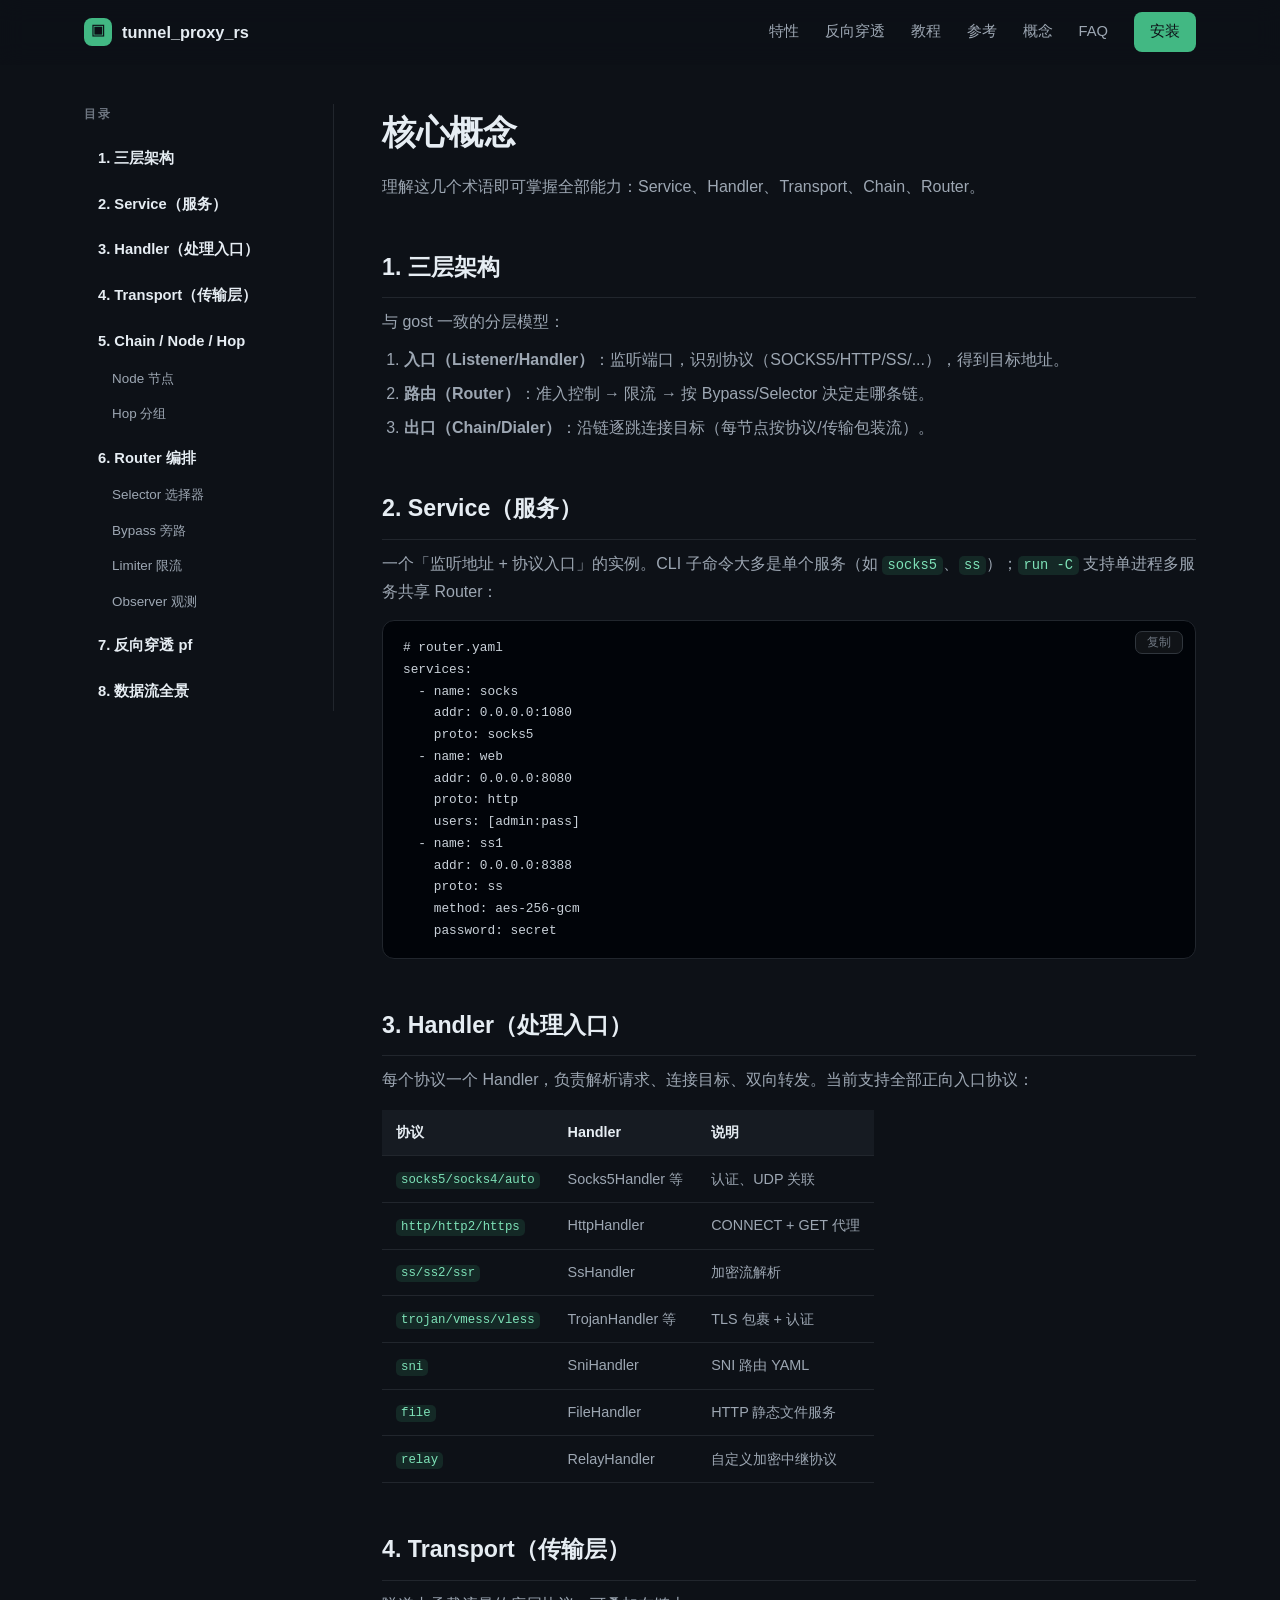
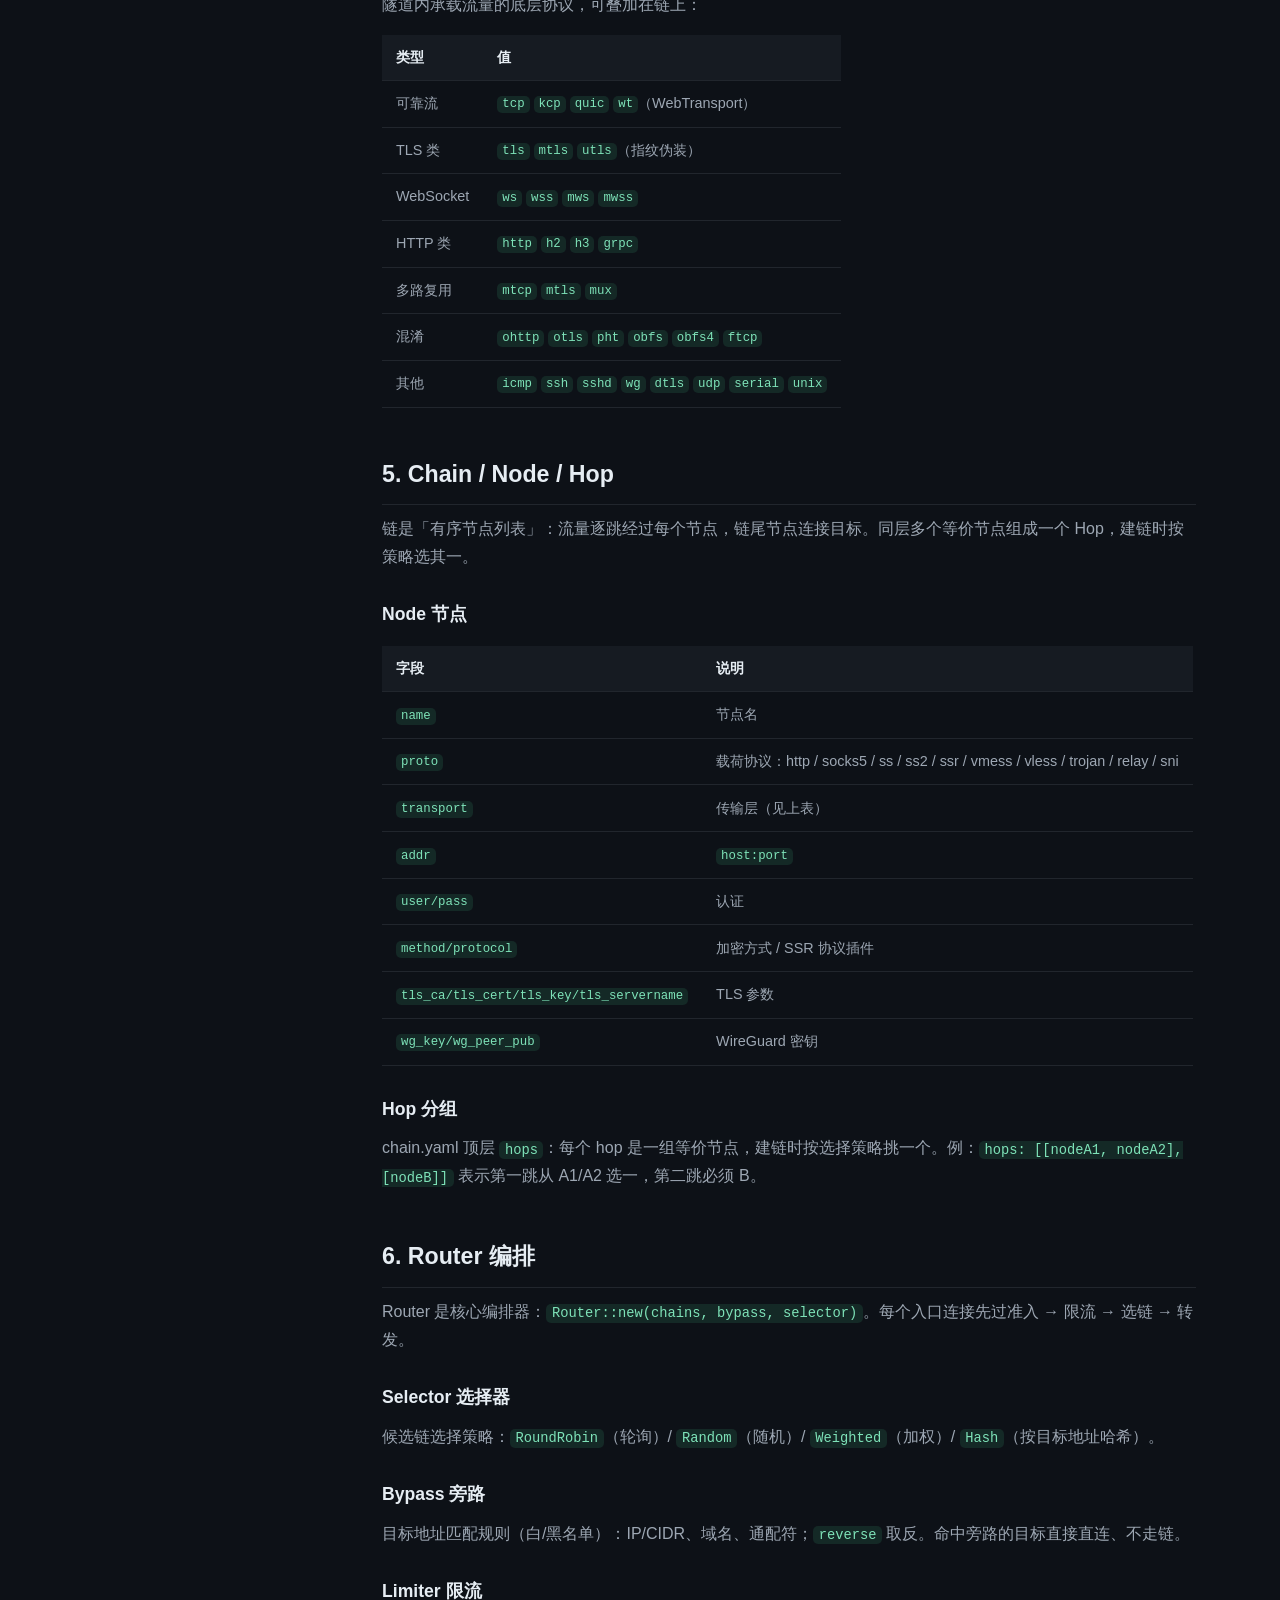
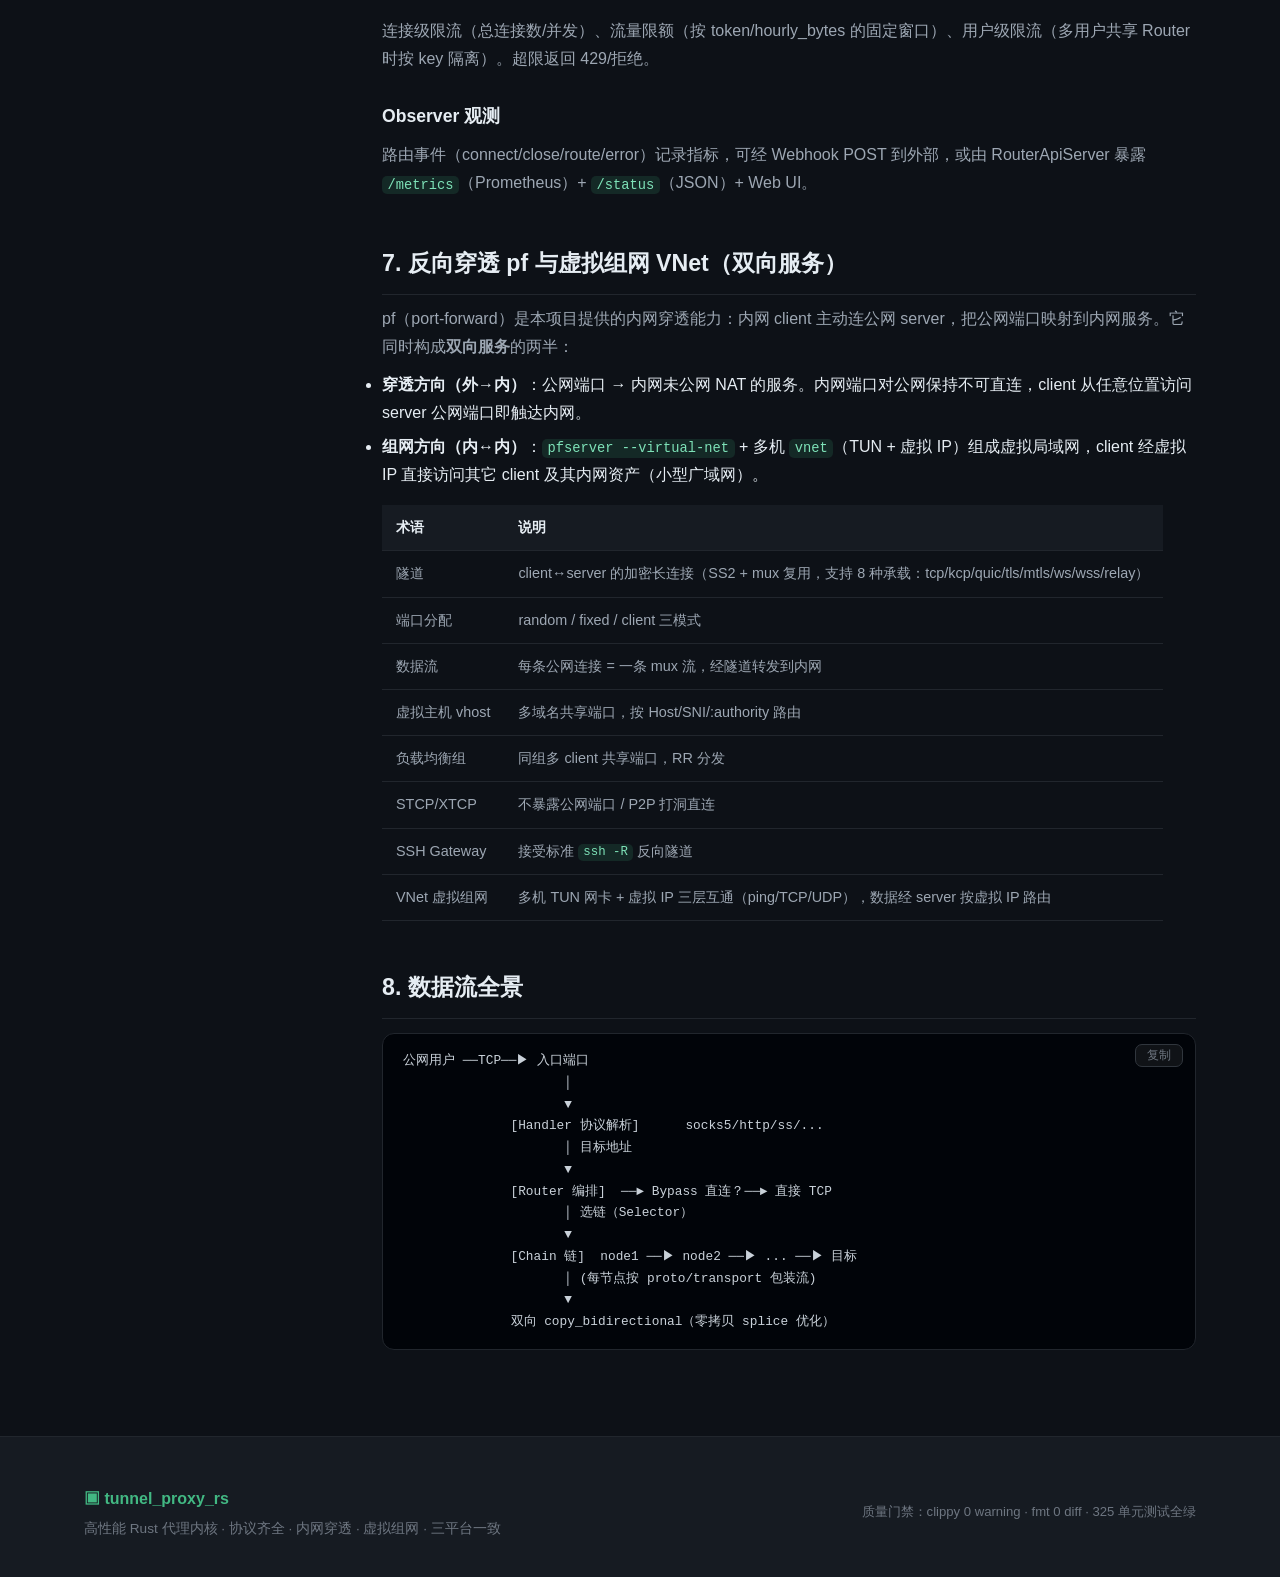
<file: concepts.html>
<!DOCTYPE html>
<html lang="zh-CN">
<head>
<meta charset="UTF-8">
<meta name="viewport" content="width=device-width, initial-scale=1.0">
<title>核心概念 — tunnel_proxy_rs</title>
<meta name="description" content="tunnel_proxy_rs 核心概念：Service / Chain / Hop / Selector / Bypass / Limiter / Router / Handler / Transport / Node 术语详解与数据流。">
<link rel="stylesheet" href="css/style.css">
</head>
<body>

<header class="nav" id="nav">
  <div class="nav-inner">
    <a class="brand" href="index.html">
      <span class="brand-logo">▣</span>
      <span class="brand-name">tunnel_proxy_rs</span>
    </a>
    <nav class="nav-links">
      <a href="index.html#features">特性</a>
      <a href="index.html#pf">反向穿透</a>
      <a href="tutorial.html">教程</a>
      <a href="reference.html">参考</a>
      <a href="concepts.html">概念</a>
      <a href="faq.html">FAQ</a>
      <a class="nav-cta" href="install.html">安装</a>
    </nav>
    <button class="nav-toggle" id="navToggle" aria-label="菜单">☰</button>
  </div>
</header>

<div class="tutorial-layout">
  <aside class="toc" id="toc">
    <p class="toc-title">目录</p>
    <a class="toc-grp" href="#arch">1. 三层架构</a>
    <a class="toc-grp" href="#service">2. Service（服务）</a>
    <a class="toc-grp" href="#handler">3. Handler（处理入口）</a>
    <a class="toc-grp" href="#transport">4. Transport（传输层）</a>
    <a class="toc-grp" href="#chain">5. Chain / Node / Hop</a>
    <a class="toc-sub" href="#chain-node">Node 节点</a>
    <a class="toc-sub" href="#chain-hop">Hop 分组</a>
    <a class="toc-grp" href="#router">6. Router 编排</a>
    <a class="toc-sub" href="#router-selector">Selector 选择器</a>
    <a class="toc-sub" href="#router-bypass">Bypass 旁路</a>
    <a class="toc-sub" href="#router-limiter">Limiter 限流</a>
    <a class="toc-sub" href="#router-observer">Observer 观测</a>
    <a class="toc-grp" href="#pf-concept">7. 反向穿透 pf</a>
    <a class="toc-grp" href="#flow">8. 数据流全景</a>
  </aside>

  <article class="doc">
    <h1>核心概念</h1>
    <p class="doc-sub">理解这几个术语即可掌握全部能力：Service、Handler、Transport、Chain、Router。</p>

    <h2 id="arch">1. 三层架构</h2>
    <p>与 gost 一致的分层模型：</p>
    <ol>
      <li><b>入口（Listener/Handler）</b>：监听端口，识别协议（SOCKS5/HTTP/SS/...），得到目标地址。</li>
      <li><b>路由（Router）</b>：准入控制 → 限流 → 按 Bypass/Selector 决定走哪条链。</li>
      <li><b>出口（Chain/Dialer）</b>：沿链逐跳连接目标（每节点按协议/传输包装流）。</li>
    </ol>

    <h2 id="service">2. Service（服务）</h2>
    <p>一个「监听地址 + 协议入口」的实例。CLI 子命令大多是单个服务（如 <code>socks5</code>、<code>ss</code>）；<code>run -C</code> 支持单进程多服务共享 Router：</p>
<pre><code># router.yaml
services:
  - name: socks
    addr: 0.0.0.0:1080
    proto: socks5
  - name: web
    addr: 0.0.0.0:8080
    proto: http
    users: [admin:pass]
  - name: ss1
    addr: 0.0.0.0:8388
    proto: ss
    method: aes-256-gcm
    password: secret</code></pre>

    <h2 id="handler">3. Handler（处理入口）</h2>
    <p>每个协议一个 Handler，负责解析请求、连接目标、双向转发。当前支持全部正向入口协议：</p>
    <table>
      <tr><th>协议</th><th>Handler</th><th>说明</th></tr>
      <tr><td><code>socks5/socks4/auto</code></td><td>Socks5Handler 等</td><td>认证、UDP 关联</td></tr>
      <tr><td><code>http/http2/https</code></td><td>HttpHandler</td><td>CONNECT + GET 代理</td></tr>
      <tr><td><code>ss/ss2/ssr</code></td><td>SsHandler</td><td>加密流解析</td></tr>
      <tr><td><code>trojan/vmess/vless</code></td><td>TrojanHandler 等</td><td>TLS 包裹 + 认证</td></tr>
      <tr><td><code>sni</code></td><td>SniHandler</td><td>SNI 路由 YAML</td></tr>
      <tr><td><code>file</code></td><td>FileHandler</td><td>HTTP 静态文件服务</td></tr>
      <tr><td><code>relay</code></td><td>RelayHandler</td><td>自定义加密中继协议</td></tr>
    </table>

    <h2 id="transport">4. Transport（传输层）</h2>
    <p>隧道内承载流量的底层协议，可叠加在链上：</p>
    <table>
      <tr><th>类型</th><th>值</th></tr>
      <tr><td>可靠流</td><td><code>tcp</code> <code>kcp</code> <code>quic</code> <code>wt</code>（WebTransport）</td></tr>
      <tr><td>TLS 类</td><td><code>tls</code> <code>mtls</code> <code>utls</code>（指纹伪装）</td></tr>
      <tr><td>WebSocket</td><td><code>ws</code> <code>wss</code> <code>mws</code> <code>mwss</code></td></tr>
      <tr><td>HTTP 类</td><td><code>http</code> <code>h2</code> <code>h3</code> <code>grpc</code></td></tr>
      <tr><td>多路复用</td><td><code>mtcp</code> <code>mtls</code> <code>mux</code></td></tr>
      <tr><td>混淆</td><td><code>ohttp</code> <code>otls</code> <code>pht</code> <code>obfs</code> <code>obfs4</code> <code>ftcp</code></td></tr>
      <tr><td>其他</td><td><code>icmp</code> <code>ssh</code> <code>sshd</code> <code>wg</code> <code>dtls</code> <code>udp</code> <code>serial</code> <code>unix</code></td></tr>
    </table>

    <h2 id="chain">5. Chain / Node / Hop</h2>
    <p>链是「有序节点列表」：流量逐跳经过每个节点，链尾节点连接目标。同层多个等价节点组成一个 Hop，建链时按策略选其一。</p>
    <h3 id="chain-node">Node 节点</h3>
    <table>
      <tr><th>字段</th><th>说明</th></tr>
      <tr><td><code>name</code></td><td>节点名</td></tr>
      <tr><td><code>proto</code></td><td>载荷协议：http / socks5 / ss / ss2 / ssr / vmess / vless / trojan / relay / sni</td></tr>
      <tr><td><code>transport</code></td><td>传输层（见上表）</td></tr>
      <tr><td><code>addr</code></td><td><code>host:port</code></td></tr>
      <tr><td><code>user/pass</code></td><td>认证</td></tr>
      <tr><td><code>method/protocol</code></td><td>加密方式 / SSR 协议插件</td></tr>
      <tr><td><code>tls_ca/tls_cert/tls_key/tls_servername</code></td><td>TLS 参数</td></tr>
      <tr><td><code>wg_key/wg_peer_pub</code></td><td>WireGuard 密钥</td></tr>
    </table>
    <h3 id="chain-hop">Hop 分组</h3>
    <p>chain.yaml 顶层 <code>hops</code>：每个 hop 是一组等价节点，建链时按选择策略挑一个。例：<code>hops: [[nodeA1, nodeA2], [nodeB]]</code> 表示第一跳从 A1/A2 选一，第二跳必须 B。</p>

    <h2 id="router">6. Router 编排</h2>
    <p>Router 是核心编排器：<code>Router::new(chains, bypass, selector)</code>。每个入口连接先过准入 → 限流 → 选链 → 转发。</p>
    <h3 id="router-selector">Selector 选择器</h3>
    <p>候选链选择策略：<code>RoundRobin</code>（轮询）/ <code>Random</code>（随机）/ <code>Weighted</code>（加权）/ <code>Hash</code>（按目标地址哈希）。</p>
    <h3 id="router-bypass">Bypass 旁路</h3>
    <p>目标地址匹配规则（白/黑名单）：IP/CIDR、域名、通配符；<code>reverse</code> 取反。命中旁路的目标直接直连、不走链。</p>
    <h3 id="router-limiter">Limiter 限流</h3>
    <p>连接级限流（总连接数/并发）、流量限额（按 token/hourly_bytes 的固定窗口）、用户级限流（多用户共享 Router 时按 key 隔离）。超限返回 429/拒绝。</p>
    <h3 id="router-observer">Observer 观测</h3>
    <p>路由事件（connect/close/route/error）记录指标，可经 Webhook POST 到外部，或由 RouterApiServer 暴露 <code>/metrics</code>（Prometheus）+ <code>/status</code>（JSON）+ Web UI。</p>

    <h2 id="pf-concept">7. 反向穿透 pf 与虚拟组网 VNet（双向服务）</h2>
    <p>pf（port-forward）是本项目提供的内网穿透能力：内网 client 主动连公网 server，把公网端口映射到内网服务。它同时构成<strong>双向服务</strong>的两半：</p>
    <ul>
      <li><strong>穿透方向（外→内）</strong>：公网端口 → 内网未公网 NAT 的服务。内网端口对公网保持不可直连，client 从任意位置访问 server 公网端口即触达内网。</li>
      <li><strong>组网方向（内↔内）</strong>：<code>pfserver --virtual-net</code> + 多机 <code>vnet</code>（TUN + 虚拟 IP）组成虚拟局域网，client 经虚拟 IP 直接访问其它 client 及其内网资产（小型广域网）。</li>
    </ul>
    <table>
      <tr><th>术语</th><th>说明</th></tr>
      <tr><td>隧道</td><td>client↔server 的加密长连接（SS2 + mux 复用，支持 8 种承载：tcp/kcp/quic/tls/mtls/ws/wss/relay）</td></tr>
      <tr><td>端口分配</td><td>random / fixed / client 三模式</td></tr>
      <tr><td>数据流</td><td>每条公网连接 = 一条 mux 流，经隧道转发到内网</td></tr>
      <tr><td>虚拟主机 vhost</td><td>多域名共享端口，按 Host/SNI/:authority 路由</td></tr>
      <tr><td>负载均衡组</td><td>同组多 client 共享端口，RR 分发</td></tr>
      <tr><td>STCP/XTCP</td><td>不暴露公网端口 / P2P 打洞直连</td></tr>
      <tr><td>SSH Gateway</td><td>接受标准 <code>ssh -R</code> 反向隧道</td></tr>
      <tr><td>VNet 虚拟组网</td><td>多机 TUN 网卡 + 虚拟 IP 三层互通（ping/TCP/UDP），数据经 server 按虚拟 IP 路由</td></tr>
    </table>

    <h2 id="flow">8. 数据流全景</h2>
<pre><code>公网用户 ──TCP──▶ 入口端口
                     │
                     ▼
              [Handler 协议解析]      socks5/http/ss/...
                     │ 目标地址
                     ▼
              [Router 编排]  ──► Bypass 直连？──► 直接 TCP
                     │ 选链（Selector）
                     ▼
              [Chain 链]  node1 ──▶ node2 ──▶ ... ──▶ 目标
                     │ (每节点按 proto/transport 包装流)
                     ▼
              双向 copy_bidirectional（零拷贝 splice 优化）</code></pre>

  </article>
</div>

<footer class="footer">
  <div class="container footer-inner">
    <div>
      <p class="footer-brand">▣ tunnel_proxy_rs</p>
      <p class="footer-desc">高性能 Rust 代理内核 · 协议齐全 · 内网穿透 · 虚拟组网 · 三平台一致</p>
    </div>
    <p class="footer-meta">质量门禁：clippy 0 warning · fmt 0 diff · 325 单元测试全绿</p>
  </div>
</footer>

<script src="js/main.js"></script>
</body>
</html>
</file>
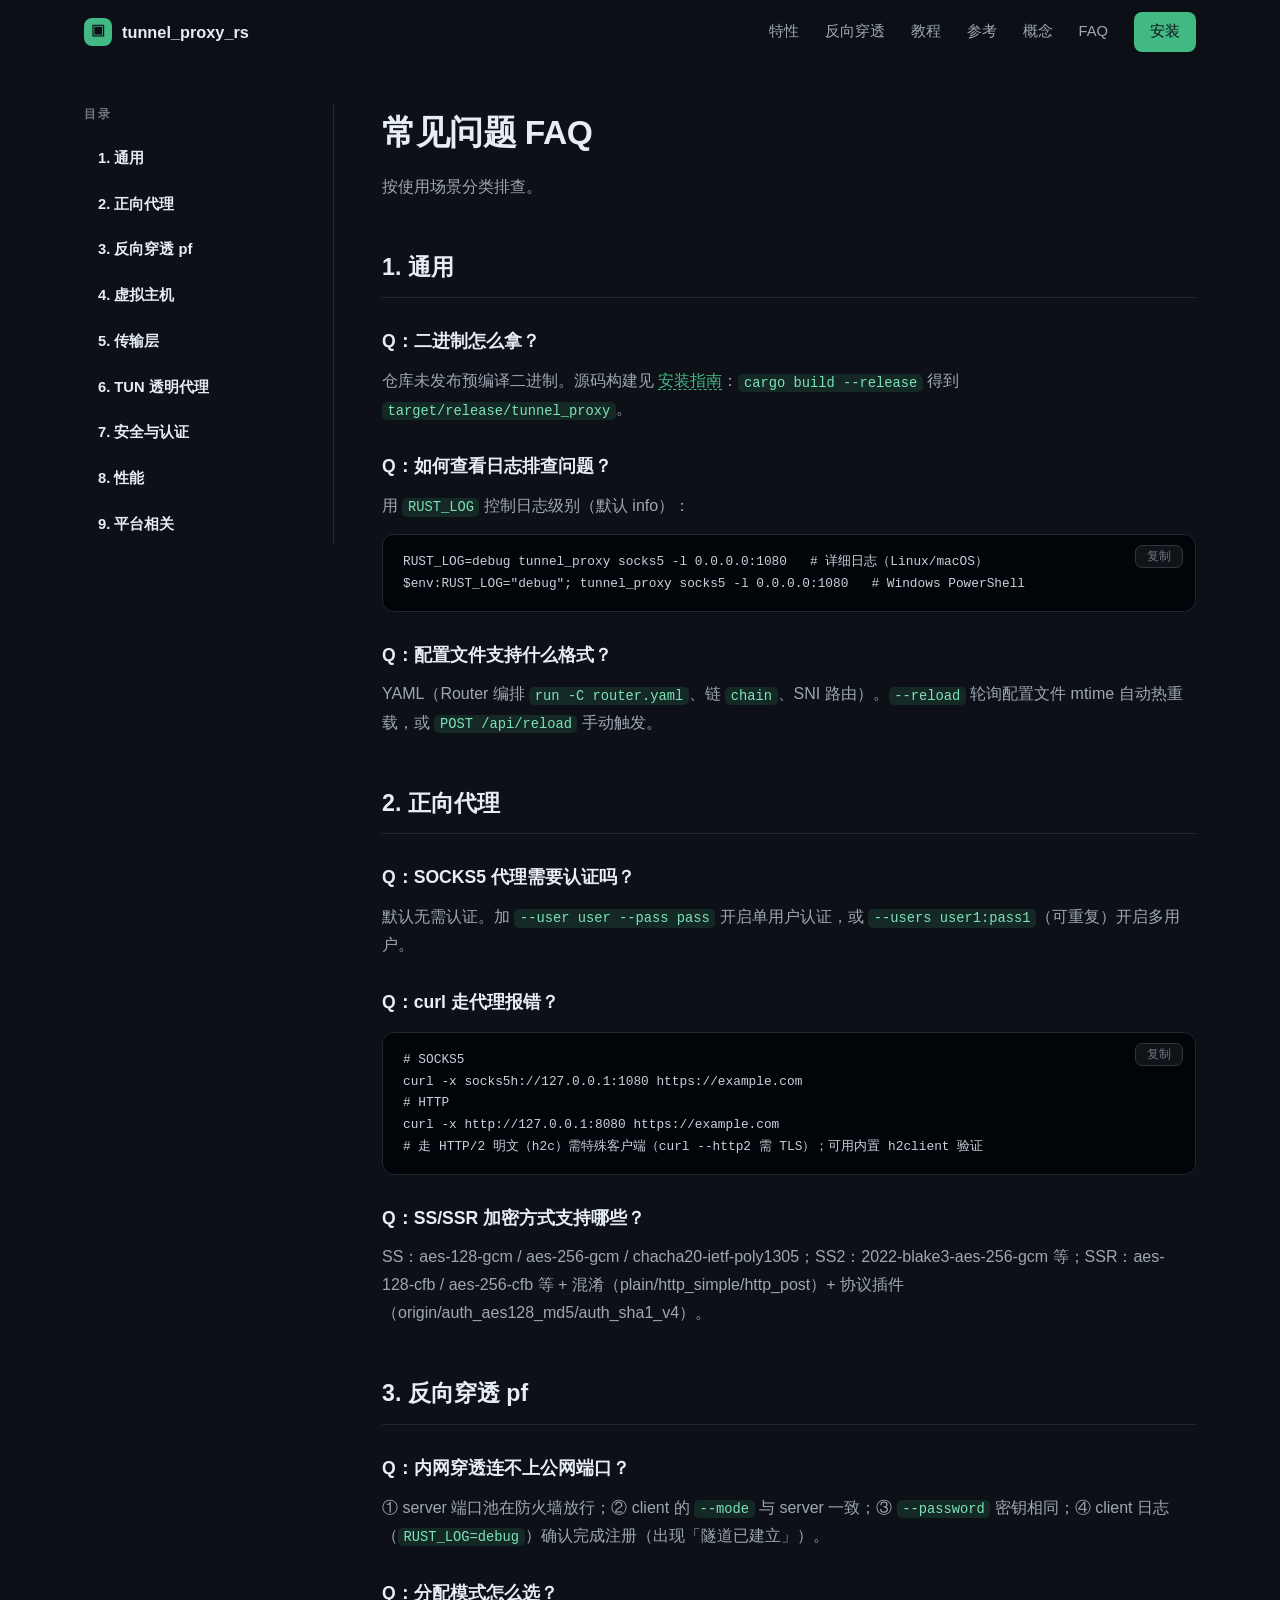
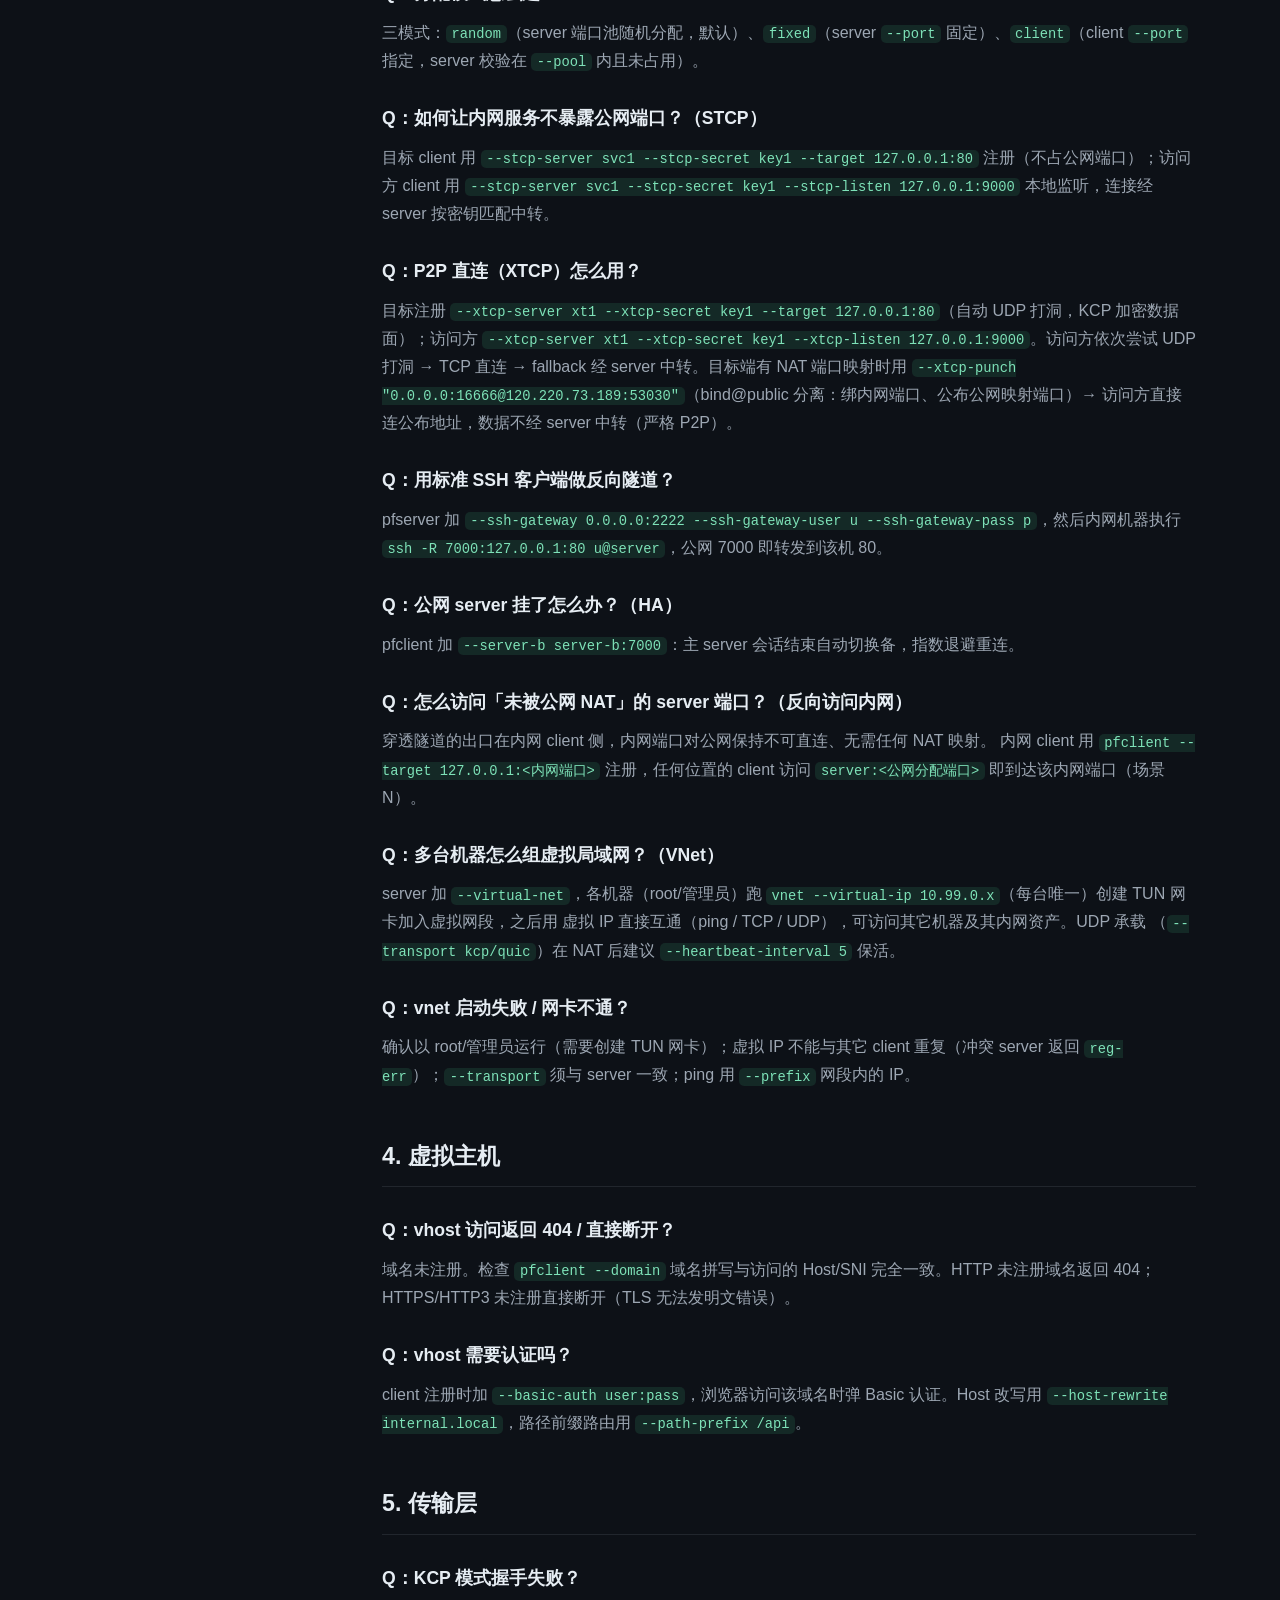
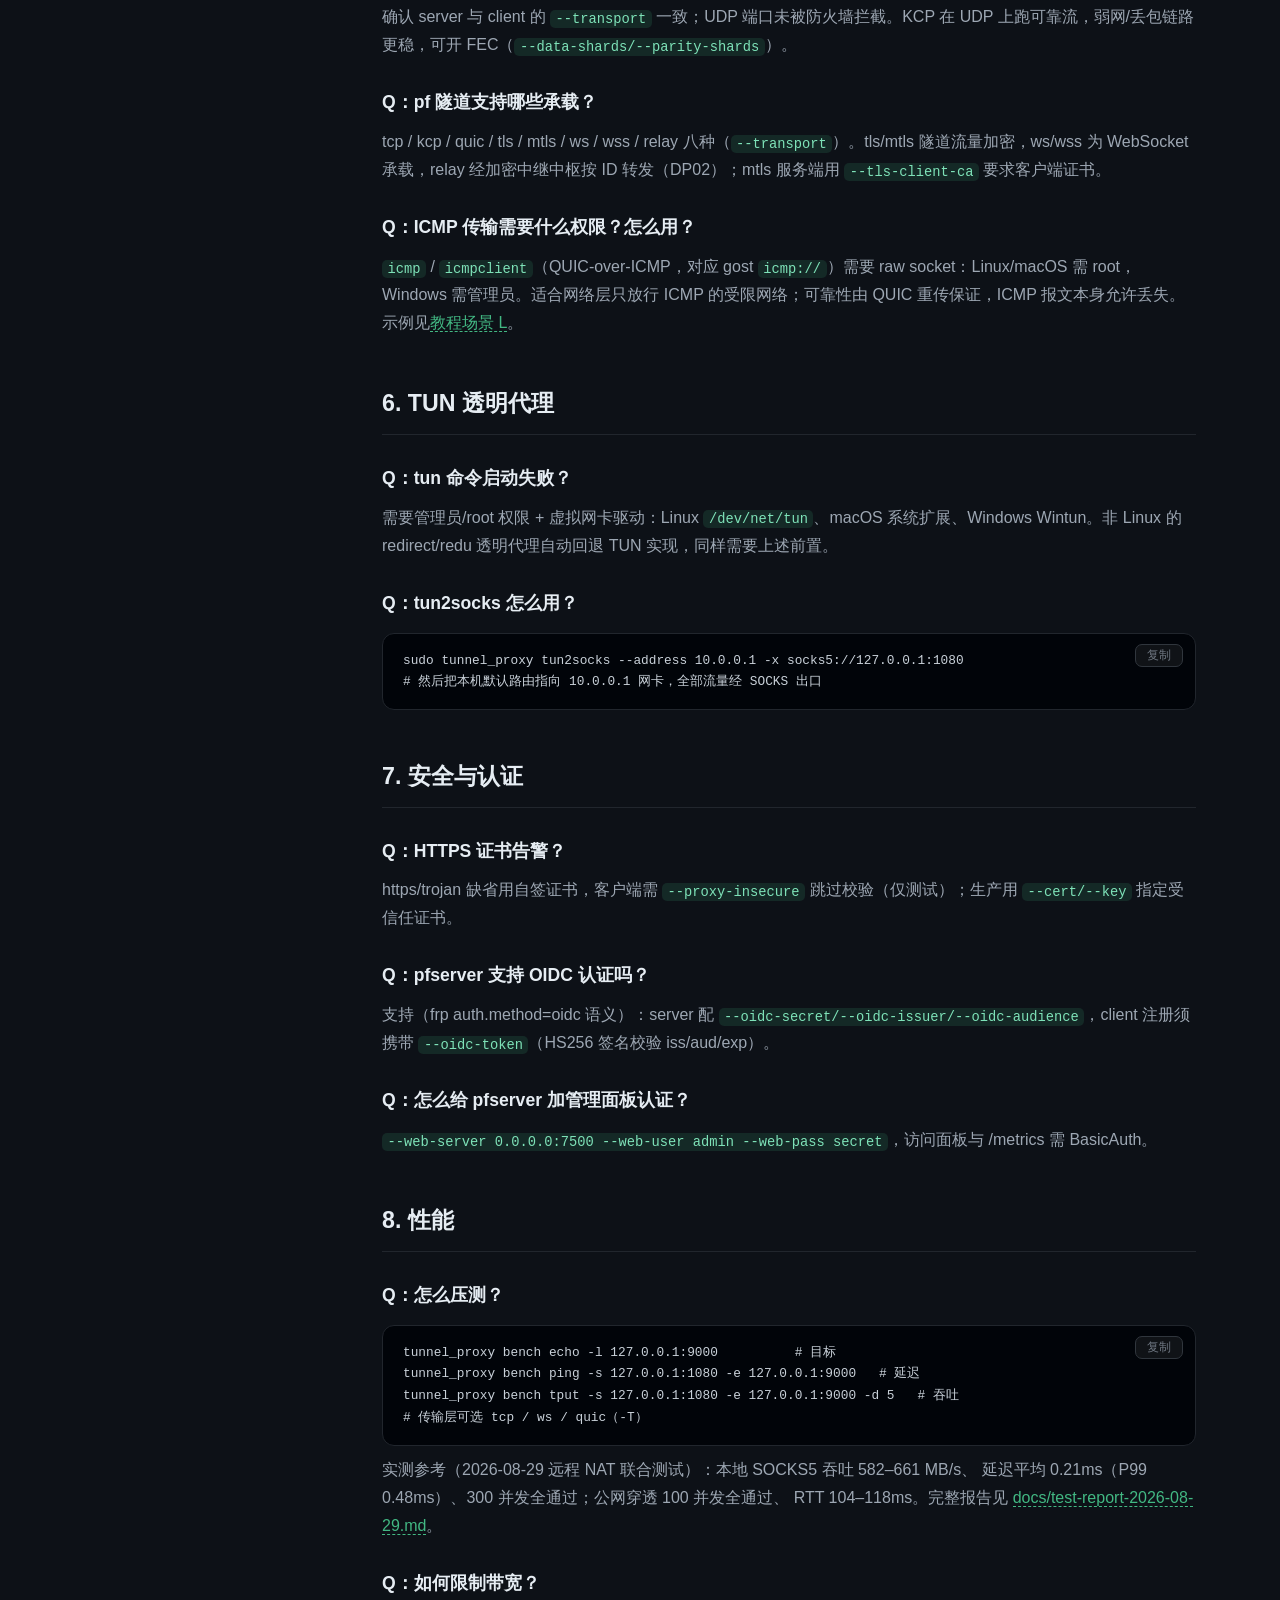
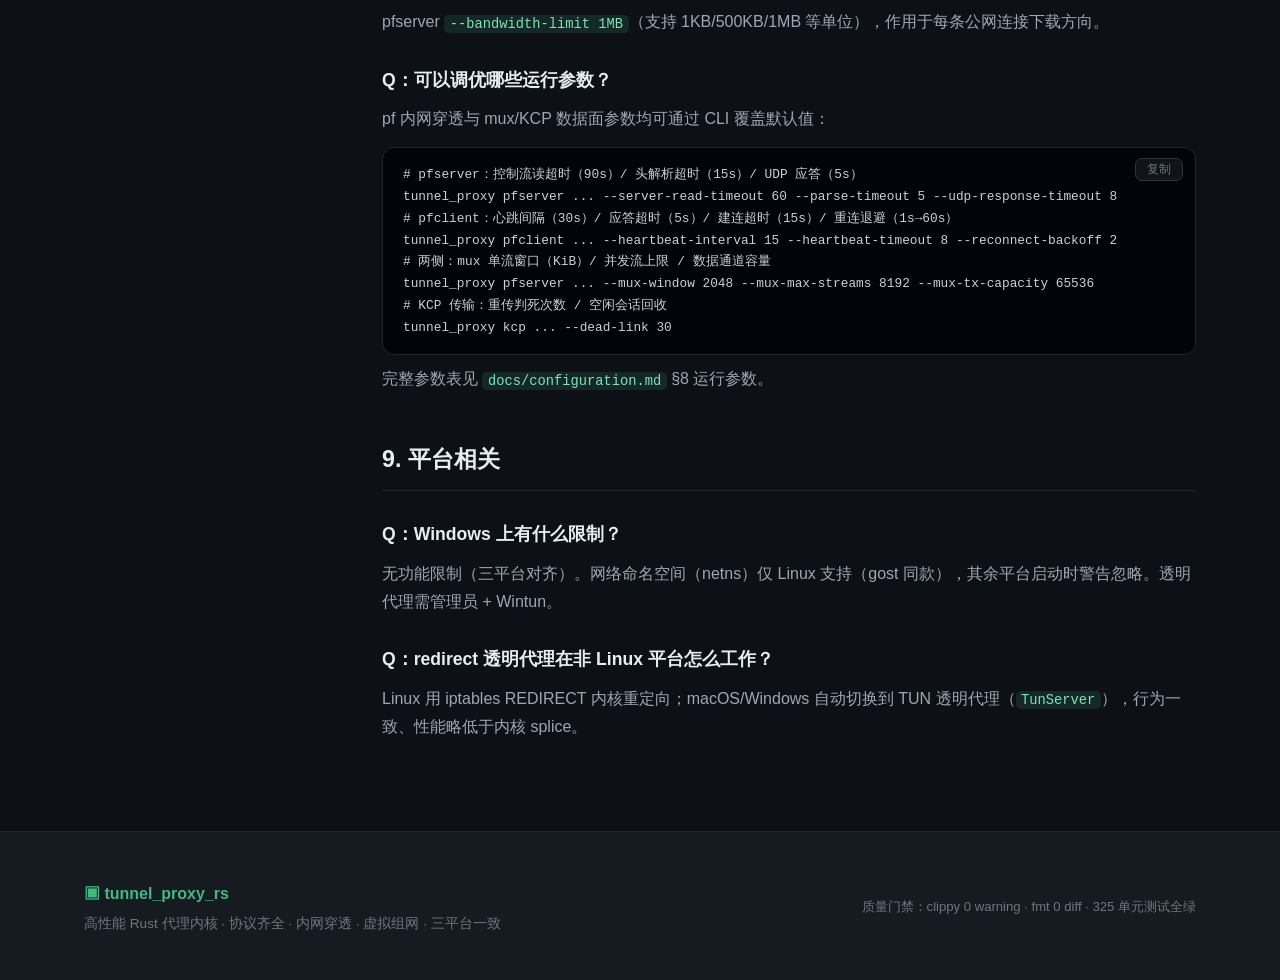
<file: faq.html>
<!DOCTYPE html>
<html lang="zh-CN">
<head>
<meta charset="UTF-8">
<meta name="viewport" content="width=device-width, initial-scale=1.0">
<title>常见问题 FAQ — tunnel_proxy_rs</title>
<meta name="description" content="tunnel_proxy_rs 常见问题：代理连接、反向穿透 pf、虚拟主机、传输层、TUN 透明代理、性能与安全。">
<link rel="stylesheet" href="css/style.css">
</head>
<body>

<header class="nav" id="nav">
  <div class="nav-inner">
    <a class="brand" href="index.html">
      <span class="brand-logo">▣</span>
      <span class="brand-name">tunnel_proxy_rs</span>
    </a>
    <nav class="nav-links">
      <a href="index.html#features">特性</a>
      <a href="index.html#pf">反向穿透</a>
      <a href="tutorial.html">教程</a>
      <a href="reference.html">参考</a>
      <a href="concepts.html">概念</a>
      <a href="faq.html">FAQ</a>
      <a class="nav-cta" href="install.html">安装</a>
    </nav>
    <button class="nav-toggle" id="navToggle" aria-label="菜单">☰</button>
  </div>
</header>

<div class="tutorial-layout">
  <aside class="toc" id="toc">
    <p class="toc-title">目录</p>
    <a class="toc-grp" href="#general">1. 通用</a>
    <a class="toc-grp" href="#proxy">2. 正向代理</a>
    <a class="toc-grp" href="#pf">3. 反向穿透 pf</a>
    <a class="toc-grp" href="#vhost">4. 虚拟主机</a>
    <a class="toc-grp" href="#transport">5. 传输层</a>
    <a class="toc-grp" href="#tun">6. TUN 透明代理</a>
    <a class="toc-grp" href="#security">7. 安全与认证</a>
    <a class="toc-grp" href="#perf">8. 性能</a>
    <a class="toc-grp" href="#platform">9. 平台相关</a>
  </aside>

  <article class="doc">
    <h1>常见问题 FAQ</h1>
    <p class="doc-sub">按使用场景分类排查。</p>

    <h2 id="general">1. 通用</h2>
    <h3>Q：二进制怎么拿？</h3>
    <p>仓库未发布预编译二进制。源码构建见 <a class="inline" href="install.html">安装指南</a>：<code>cargo build --release</code> 得到 <code>target/release/tunnel_proxy</code>。</p>

    <h3>Q：如何查看日志排查问题？</h3>
    <p>用 <code>RUST_LOG</code> 控制日志级别（默认 info）：</p>
<pre><code>RUST_LOG=debug tunnel_proxy socks5 -l 0.0.0.0:1080   # 详细日志（Linux/macOS）
$env:RUST_LOG="debug"; tunnel_proxy socks5 -l 0.0.0.0:1080   # Windows PowerShell</code></pre>

    <h3>Q：配置文件支持什么格式？</h3>
    <p>YAML（Router 编排 <code>run -C router.yaml</code>、链 <code>chain</code>、SNI 路由）。<code>--reload</code> 轮询配置文件 mtime 自动热重载，或 <code>POST /api/reload</code> 手动触发。</p>

    <h2 id="proxy">2. 正向代理</h2>
    <h3>Q：SOCKS5 代理需要认证吗？</h3>
    <p>默认无需认证。加 <code>--user user --pass pass</code> 开启单用户认证，或 <code>--users user1:pass1</code>（可重复）开启多用户。</p>

    <h3>Q：curl 走代理报错？</h3>
<pre><code># SOCKS5
curl -x socks5h://127.0.0.1:1080 https://example.com
# HTTP
curl -x http://127.0.0.1:8080 https://example.com
# 走 HTTP/2 明文（h2c）需特殊客户端（curl --http2 需 TLS）；可用内置 h2client 验证</code></pre>

    <h3>Q：SS/SSR 加密方式支持哪些？</h3>
    <p>SS：aes-128-gcm / aes-256-gcm / chacha20-ietf-poly1305；SS2：2022-blake3-aes-256-gcm 等；SSR：aes-128-cfb / aes-256-cfb 等 + 混淆（plain/http_simple/http_post）+ 协议插件（origin/auth_aes128_md5/auth_sha1_v4）。</p>

    <h2 id="pf">3. 反向穿透 pf</h2>
    <h3>Q：内网穿透连不上公网端口？</h3>
    <p>① server 端口池在防火墙放行；② client 的 <code>--mode</code> 与 server 一致；③ <code>--password</code> 密钥相同；④ client 日志（<code>RUST_LOG=debug</code>）确认完成注册（出现「隧道已建立」）。</p>

    <h3>Q：分配模式怎么选？</h3>
    <p>三模式：<code>random</code>（server 端口池随机分配，默认）、<code>fixed</code>（server <code>--port</code> 固定）、<code>client</code>（client <code>--port</code> 指定，server 校验在 <code>--pool</code> 内且未占用）。</p>

    <h3>Q：如何让内网服务不暴露公网端口？（STCP）</h3>
    <p>目标 client 用 <code>--stcp-server svc1 --stcp-secret key1 --target 127.0.0.1:80</code> 注册（不占公网端口）；访问方 client 用 <code>--stcp-server svc1 --stcp-secret key1 --stcp-listen 127.0.0.1:9000</code> 本地监听，连接经 server 按密钥匹配中转。</p>

    <h3>Q：P2P 直连（XTCP）怎么用？</h3>
    <p>目标注册 <code>--xtcp-server xt1 --xtcp-secret key1 --target 127.0.0.1:80</code>（自动 UDP 打洞，KCP 加密数据面）；访问方 <code>--xtcp-server xt1 --xtcp-secret key1 --xtcp-listen 127.0.0.1:9000</code>。访问方依次尝试 UDP 打洞 → TCP 直连 → fallback 经 server 中转。目标端有 NAT 端口映射时用 <code>--xtcp-punch "0.0.0.0:16666@120.220.73.189:53030"</code>（bind@public 分离：绑内网端口、公布公网映射端口）→ 访问方直接连公布地址，数据不经 server 中转（严格 P2P）。</p>

    <h3>Q：用标准 SSH 客户端做反向隧道？</h3>
    <p>pfserver 加 <code>--ssh-gateway 0.0.0.0:2222 --ssh-gateway-user u --ssh-gateway-pass p</code>，然后内网机器执行 <code>ssh -R 7000:127.0.0.1:80 u@server</code>，公网 7000 即转发到该机 80。</p>

    <h3>Q：公网 server 挂了怎么办？（HA）</h3>
    <p>pfclient 加 <code>--server-b server-b:7000</code>：主 server 会话结束自动切换备，指数退避重连。</p>

    <h3>Q：怎么访问「未被公网 NAT」的 server 端口？（反向访问内网）</h3>
    <p>穿透隧道的出口在内网 client 侧，内网端口对公网保持不可直连、无需任何 NAT 映射。
    内网 client 用 <code>pfclient --target 127.0.0.1:&lt;内网端口&gt;</code> 注册，任何位置的
    client 访问 <code>server:&lt;公网分配端口&gt;</code> 即到达该内网端口（场景 N）。</p>

    <h3>Q：多台机器怎么组虚拟局域网？（VNet）</h3>
    <p>server 加 <code>--virtual-net</code>，各机器（root/管理员）跑
    <code>vnet --virtual-ip 10.99.0.x</code>（每台唯一）创建 TUN 网卡加入虚拟网段，之后用
    虚拟 IP 直接互通（ping / TCP / UDP），可访问其它机器及其内网资产。UDP 承载
    （<code>--transport kcp/quic</code>）在 NAT 后建议 <code>--heartbeat-interval 5</code> 保活。</p>

    <h3>Q：vnet 启动失败 / 网卡不通？</h3>
    <p>确认以 root/管理员运行（需要创建 TUN 网卡）；虚拟 IP 不能与其它 client 重复（冲突
    server 返回 <code>reg-err</code>）；<code>--transport</code> 须与 server 一致；ping 用
    <code>--prefix</code> 网段内的 IP。</p>

    <h2 id="vhost">4. 虚拟主机</h2>
    <h3>Q：vhost 访问返回 404 / 直接断开？</h3>
    <p>域名未注册。检查 <code>pfclient --domain</code> 域名拼写与访问的 Host/SNI 完全一致。HTTP 未注册域名返回 404；HTTPS/HTTP3 未注册直接断开（TLS 无法发明文错误）。</p>

    <h3>Q：vhost 需要认证吗？</h3>
    <p>client 注册时加 <code>--basic-auth user:pass</code>，浏览器访问该域名时弹 Basic 认证。Host 改写用 <code>--host-rewrite internal.local</code>，路径前缀路由用 <code>--path-prefix /api</code>。</p>

    <h2 id="transport">5. 传输层</h2>
    <h3>Q：KCP 模式握手失败？</h3>
    <p>确认 server 与 client 的 <code>--transport</code> 一致；UDP 端口未被防火墙拦截。KCP 在 UDP 上跑可靠流，弱网/丢包链路更稳，可开 FEC（<code>--data-shards/--parity-shards</code>）。</p>

    <h3>Q：pf 隧道支持哪些承载？</h3>
    <p>tcp / kcp / quic / tls / mtls / ws / wss / relay 八种（<code>--transport</code>）。tls/mtls 隧道流量加密，ws/wss 为 WebSocket 承载，relay 经加密中继中枢按 ID 转发（DP02）；mtls 服务端用 <code>--tls-client-ca</code> 要求客户端证书。</p>

    <h3>Q：ICMP 传输需要什么权限？怎么用？</h3>
    <p><code>icmp</code> / <code>icmpclient</code>（QUIC-over-ICMP，对应 gost <code>icmp://</code>）需要 raw socket：Linux/macOS 需 root，Windows 需管理员。适合网络层只放行 ICMP 的受限网络；可靠性由 QUIC 重传保证，ICMP 报文本身允许丢失。示例见<a class="inline" href="tutorial.html#scenario-icmp">教程场景 L</a>。</p>

    <h2 id="tun">6. TUN 透明代理</h2>
    <h3>Q：tun 命令启动失败？</h3>
    <p>需要管理员/root 权限 + 虚拟网卡驱动：Linux <code>/dev/net/tun</code>、macOS 系统扩展、Windows Wintun。非 Linux 的 redirect/redu 透明代理自动回退 TUN 实现，同样需要上述前置。</p>

    <h3>Q：tun2socks 怎么用？</h3>
<pre><code>sudo tunnel_proxy tun2socks --address 10.0.0.1 -x socks5://127.0.0.1:1080
# 然后把本机默认路由指向 10.0.0.1 网卡，全部流量经 SOCKS 出口</code></pre>

    <h2 id="security">7. 安全与认证</h2>
    <h3>Q：HTTPS 证书告警？</h3>
    <p>https/trojan 缺省用自签证书，客户端需 <code>--proxy-insecure</code> 跳过校验（仅测试）；生产用 <code>--cert/--key</code> 指定受信任证书。</p>

    <h3>Q：pfserver 支持 OIDC 认证吗？</h3>
    <p>支持（frp auth.method=oidc 语义）：server 配 <code>--oidc-secret/--oidc-issuer/--oidc-audience</code>，client 注册须携带 <code>--oidc-token</code>（HS256 签名校验 iss/aud/exp）。</p>

    <h3>Q：怎么给 pfserver 加管理面板认证？</h3>
    <p><code>--web-server 0.0.0.0:7500 --web-user admin --web-pass secret</code>，访问面板与 /metrics 需 BasicAuth。</p>

    <h2 id="perf">8. 性能</h2>
    <h3>Q：怎么压测？</h3>
<pre><code>tunnel_proxy bench echo -l 127.0.0.1:9000          # 目标
tunnel_proxy bench ping -s 127.0.0.1:1080 -e 127.0.0.1:9000   # 延迟
tunnel_proxy bench tput -s 127.0.0.1:1080 -e 127.0.0.1:9000 -d 5   # 吞吐
# 传输层可选 tcp / ws / quic（-T）</code></pre>
    <p>实测参考（2026-08-29 远程 NAT 联合测试）：本地 SOCKS5 吞吐 582–661 MB/s、
    延迟平均 0.21ms（P99 0.48ms）、300 并发全通过；公网穿透 100 并发全通过、
    RTT 104–118ms。完整报告见 <a href="../docs/test-report-2026-08-29.md" class="inline">docs/test-report-2026-08-29.md</a>。</p>

    <h3>Q：如何限制带宽？</h3>
    <p>pfserver <code>--bandwidth-limit 1MB</code>（支持 1KB/500KB/1MB 等单位），作用于每条公网连接下载方向。</p>

    <h3>Q：可以调优哪些运行参数？</h3>
    <p>pf 内网穿透与 mux/KCP 数据面参数均可通过 CLI 覆盖默认值：</p>
<pre><code># pfserver：控制流读超时（90s）/ 头解析超时（15s）/ UDP 应答（5s）
tunnel_proxy pfserver ... --server-read-timeout 60 --parse-timeout 5 --udp-response-timeout 8
# pfclient：心跳间隔（30s）/ 应答超时（5s）/ 建连超时（15s）/ 重连退避（1s→60s）
tunnel_proxy pfclient ... --heartbeat-interval 15 --heartbeat-timeout 8 --reconnect-backoff 2
# 两侧：mux 单流窗口（KiB）/ 并发流上限 / 数据通道容量
tunnel_proxy pfserver ... --mux-window 2048 --mux-max-streams 8192 --mux-tx-capacity 65536
# KCP 传输：重传判死次数 / 空闲会话回收
tunnel_proxy kcp ... --dead-link 30
</code></pre>
    <p>完整参数表见 <code>docs/configuration.md</code> §8 运行参数。</p>

    <h2 id="platform">9. 平台相关</h2>
    <h3>Q：Windows 上有什么限制？</h3>
    <p>无功能限制（三平台对齐）。网络命名空间（netns）仅 Linux 支持（gost 同款），其余平台启动时警告忽略。透明代理需管理员 + Wintun。</p>

    <h3>Q：redirect 透明代理在非 Linux 平台怎么工作？</h3>
    <p>Linux 用 iptables REDIRECT 内核重定向；macOS/Windows 自动切换到 TUN 透明代理（<code>TunServer</code>），行为一致、性能略低于内核 splice。</p>

  </article>
</div>

<footer class="footer">
  <div class="container footer-inner">
    <div>
      <p class="footer-brand">▣ tunnel_proxy_rs</p>
      <p class="footer-desc">高性能 Rust 代理内核 · 协议齐全 · 内网穿透 · 虚拟组网 · 三平台一致</p>
    </div>
    <p class="footer-meta">质量门禁：clippy 0 warning · fmt 0 diff · 325 单元测试全绿</p>
  </div>
</footer>

<script src="js/main.js"></script>
</body>
</html>
</file>
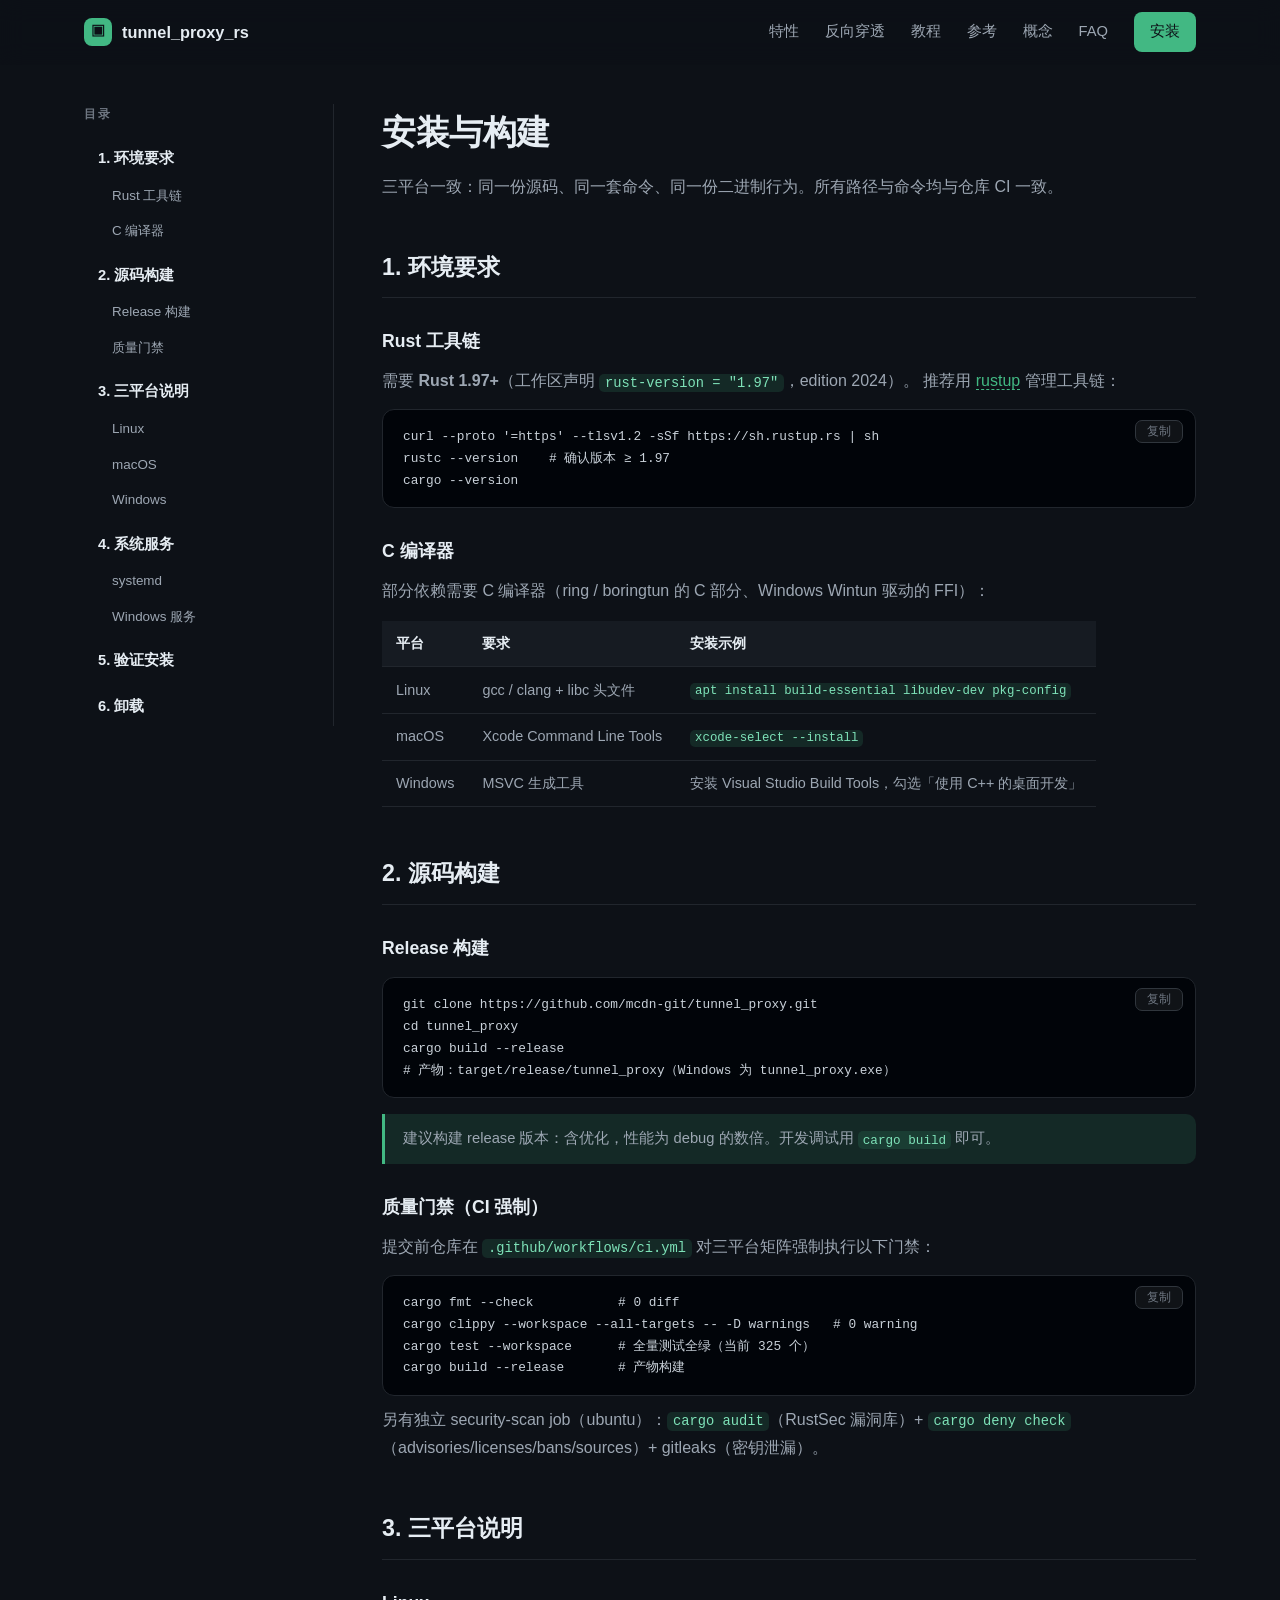
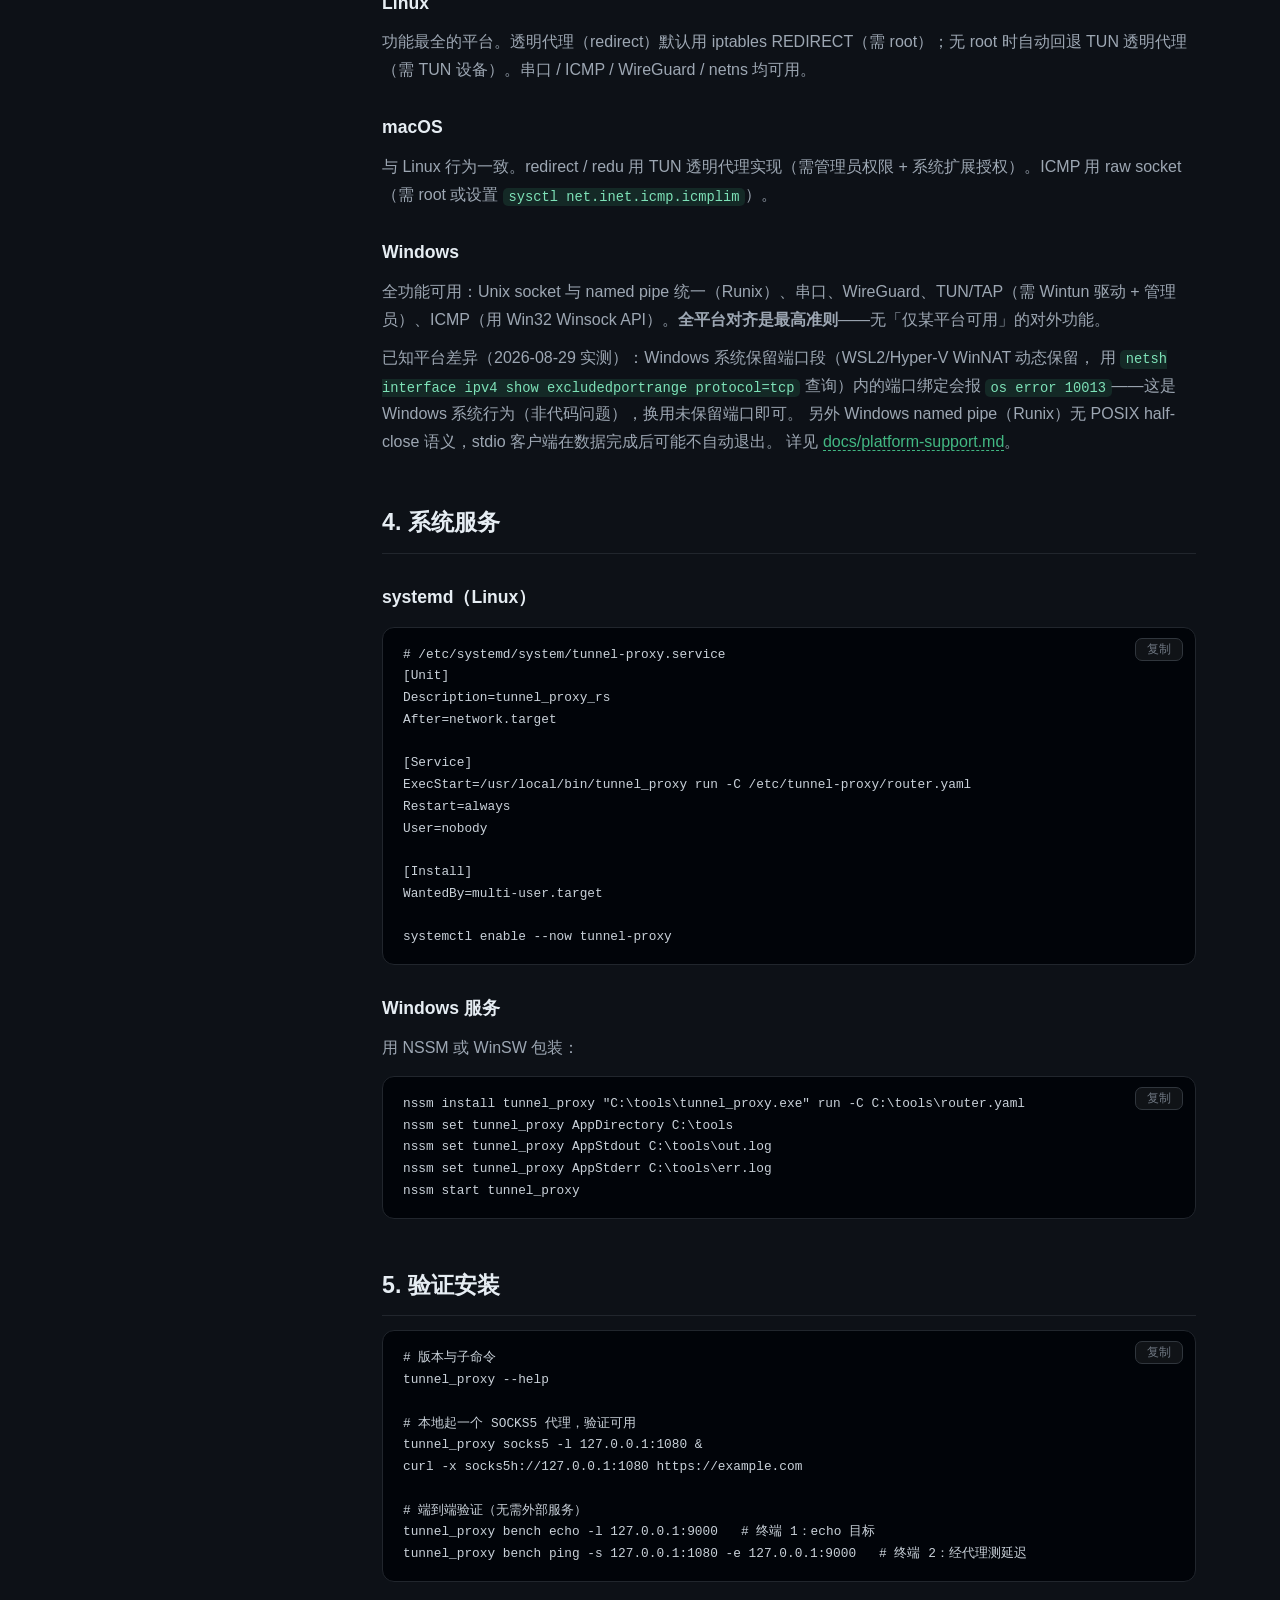
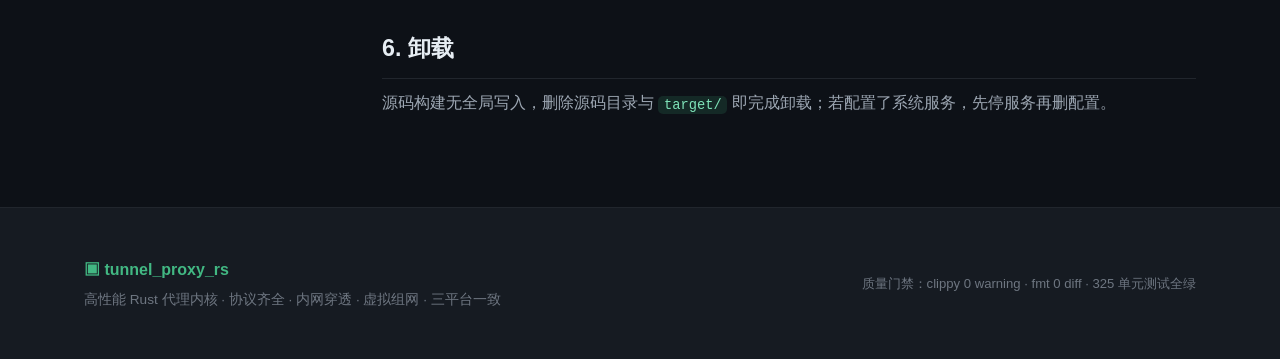
<file: install.html>
<!DOCTYPE html>
<html lang="zh-CN">
<head>
<meta charset="UTF-8">
<meta name="viewport" content="width=device-width, initial-scale=1.0">
<title>安装与构建 — tunnel_proxy_rs</title>
<meta name="description" content="tunnel_proxy_rs 安装指南：Linux / macOS / Windows 三平台源码构建、系统服务与开机自启、卸载。">
<link rel="stylesheet" href="css/style.css">
</head>
<body>

<header class="nav" id="nav">
  <div class="nav-inner">
    <a class="brand" href="index.html">
      <span class="brand-logo">▣</span>
      <span class="brand-name">tunnel_proxy_rs</span>
    </a>
    <nav class="nav-links">
      <a href="index.html#features">特性</a>
      <a href="index.html#pf">反向穿透</a>
      <a href="tutorial.html">教程</a>
      <a href="reference.html">参考</a>
      <a href="concepts.html">概念</a>
      <a href="faq.html">FAQ</a>
      <a class="nav-cta" href="install.html">安装</a>
    </nav>
    <button class="nav-toggle" id="navToggle" aria-label="菜单">☰</button>
  </div>
</header>

<div class="tutorial-layout">
  <aside class="toc" id="toc">
    <p class="toc-title">目录</p>
    <a class="toc-grp" href="#env">1. 环境要求</a>
    <a class="toc-sub" href="#env-rust">Rust 工具链</a>
    <a class="toc-sub" href="#env-cc">C 编译器</a>
    <a class="toc-grp" href="#build">2. 源码构建</a>
    <a class="toc-sub" href="#build-release">Release 构建</a>
    <a class="toc-sub" href="#build-gates">质量门禁</a>
    <a class="toc-grp" href="#platform">3. 三平台说明</a>
    <a class="toc-sub" href="#platform-linux">Linux</a>
    <a class="toc-sub" href="#platform-macos">macOS</a>
    <a class="toc-sub" href="#platform-windows">Windows</a>
    <a class="toc-grp" href="#service">4. 系统服务</a>
    <a class="toc-sub" href="#service-systemd">systemd</a>
    <a class="toc-sub" href="#service-win">Windows 服务</a>
    <a class="toc-grp" href="#verify">5. 验证安装</a>
    <a class="toc-grp" href="#uninstall">6. 卸载</a>
  </aside>

  <article class="doc">
    <h1>安装与构建</h1>
    <p class="doc-sub">三平台一致：同一份源码、同一套命令、同一份二进制行为。所有路径与命令均与仓库 CI 一致。</p>

    <h2 id="env">1. 环境要求</h2>
    <h3 id="env-rust">Rust 工具链</h3>
    <p>需要 <b>Rust 1.97+</b>（工作区声明 <code>rust-version = "1.97"</code>，edition 2024）。
    推荐用 <a class="inline" href="https://rustup.rs/" target="_blank" rel="noopener">rustup</a> 管理工具链：</p>
<pre><code>curl --proto '=https' --tlsv1.2 -sSf https://sh.rustup.rs | sh
rustc --version    # 确认版本 ≥ 1.97
cargo --version</code></pre>

    <h3 id="env-cc">C 编译器</h3>
    <p>部分依赖需要 C 编译器（ring / boringtun 的 C 部分、Windows Wintun 驱动的 FFI）：</p>
    <table>
      <tr><th>平台</th><th>要求</th><th>安装示例</th></tr>
      <tr><td>Linux</td><td>gcc / clang + libc 头文件</td><td><code>apt install build-essential libudev-dev pkg-config</code></td></tr>
      <tr><td>macOS</td><td>Xcode Command Line Tools</td><td><code>xcode-select --install</code></td></tr>
      <tr><td>Windows</td><td>MSVC 生成工具</td><td>安装 Visual Studio Build Tools，勾选「使用 C++ 的桌面开发」</td></tr>
    </table>

    <h2 id="build">2. 源码构建</h2>
    <h3 id="build-release">Release 构建</h3>
<pre><code>git clone https://github.com/mcdn-git/tunnel_proxy.git
cd tunnel_proxy
cargo build --release
# 产物：target/release/tunnel_proxy（Windows 为 tunnel_proxy.exe）</code></pre>
    <div class="hint">建议构建 release 版本：含优化，性能为 debug 的数倍。开发调试用 <code>cargo build</code> 即可。</div>

    <h3 id="build-gates">质量门禁（CI 强制）</h3>
    <p>提交前仓库在 <code>.github/workflows/ci.yml</code> 对三平台矩阵强制执行以下门禁：</p>
<pre><code>cargo fmt --check           # 0 diff
cargo clippy --workspace --all-targets -- -D warnings   # 0 warning
cargo test --workspace      # 全量测试全绿（当前 325 个）
cargo build --release       # 产物构建</code></pre>
    <p>另有独立 security-scan job（ubuntu）：<code>cargo audit</code>（RustSec 漏洞库）+
    <code>cargo deny check</code>（advisories/licenses/bans/sources）+ gitleaks（密钥泄漏）。</p>

    <h2 id="platform">3. 三平台说明</h2>
    <h3 id="platform-linux">Linux</h3>
    <p>功能最全的平台。透明代理（redirect）默认用 iptables REDIRECT（需 root）；无 root 时自动回退 TUN 透明代理（需 TUN 设备）。串口 / ICMP / WireGuard / netns 均可用。</p>

    <h3 id="platform-macos">macOS</h3>
    <p>与 Linux 行为一致。redirect / redu 用 TUN 透明代理实现（需管理员权限 + 系统扩展授权）。ICMP 用 raw socket（需 root 或设置 <code>sysctl net.inet.icmp.icmplim</code>）。</p>

    <h3 id="platform-windows">Windows</h3>
    <p>全功能可用：Unix socket 与 named pipe 统一（Runix）、串口、WireGuard、TUN/TAP（需 Wintun 驱动 + 管理员）、ICMP（用 Win32 Winsock API）。<b>全平台对齐是最高准则</b>——无「仅某平台可用」的对外功能。</p>
    <p class="note">已知平台差异（2026-08-29 实测）：Windows 系统保留端口段（WSL2/Hyper-V WinNAT 动态保留，
    用 <code>netsh interface ipv4 show excludedportrange protocol=tcp</code> 查询）内的端口绑定会报
    <code>os error 10013</code>——这是 Windows 系统行为（非代码问题），换用未保留端口即可。
    另外 Windows named pipe（Runix）无 POSIX half-close 语义，stdio 客户端在数据完成后可能不自动退出。
    详见 <a href="../docs/platform-support.md" class="inline">docs/platform-support.md</a>。</p>

    <h2 id="service">4. 系统服务</h2>
    <h3 id="service-systemd">systemd（Linux）</h3>
<pre><code># /etc/systemd/system/tunnel-proxy.service
[Unit]
Description=tunnel_proxy_rs
After=network.target

[Service]
ExecStart=/usr/local/bin/tunnel_proxy run -C /etc/tunnel-proxy/router.yaml
Restart=always
User=nobody

[Install]
WantedBy=multi-user.target

systemctl enable --now tunnel-proxy</code></pre>

    <h3 id="service-win">Windows 服务</h3>
    <p>用 NSSM 或 WinSW 包装：</p>
<pre><code>nssm install tunnel_proxy "C:\tools\tunnel_proxy.exe" run -C C:\tools\router.yaml
nssm set tunnel_proxy AppDirectory C:\tools
nssm set tunnel_proxy AppStdout C:\tools\out.log
nssm set tunnel_proxy AppStderr C:\tools\err.log
nssm start tunnel_proxy</code></pre>

    <h2 id="verify">5. 验证安装</h2>
<pre><code># 版本与子命令
tunnel_proxy --help

# 本地起一个 SOCKS5 代理，验证可用
tunnel_proxy socks5 -l 127.0.0.1:1080 &
curl -x socks5h://127.0.0.1:1080 https://example.com

# 端到端验证（无需外部服务）
tunnel_proxy bench echo -l 127.0.0.1:9000   # 终端 1：echo 目标
tunnel_proxy bench ping -s 127.0.0.1:1080 -e 127.0.0.1:9000   # 终端 2：经代理测延迟</code></pre>

    <h2 id="uninstall">6. 卸载</h2>
    <p>源码构建无全局写入，删除源码目录与 <code>target/</code> 即完成卸载；若配置了系统服务，先停服务再删配置。</p>

  </article>
</div>

<footer class="footer">
  <div class="container footer-inner">
    <div>
      <p class="footer-brand">▣ tunnel_proxy_rs</p>
      <p class="footer-desc">高性能 Rust 代理内核 · 协议齐全 · 内网穿透 · 虚拟组网 · 三平台一致</p>
    </div>
    <p class="footer-meta">质量门禁：clippy 0 warning · fmt 0 diff · 325 单元测试全绿</p>
  </div>
</footer>

<script src="js/main.js"></script>
</body>
</html>
</file>
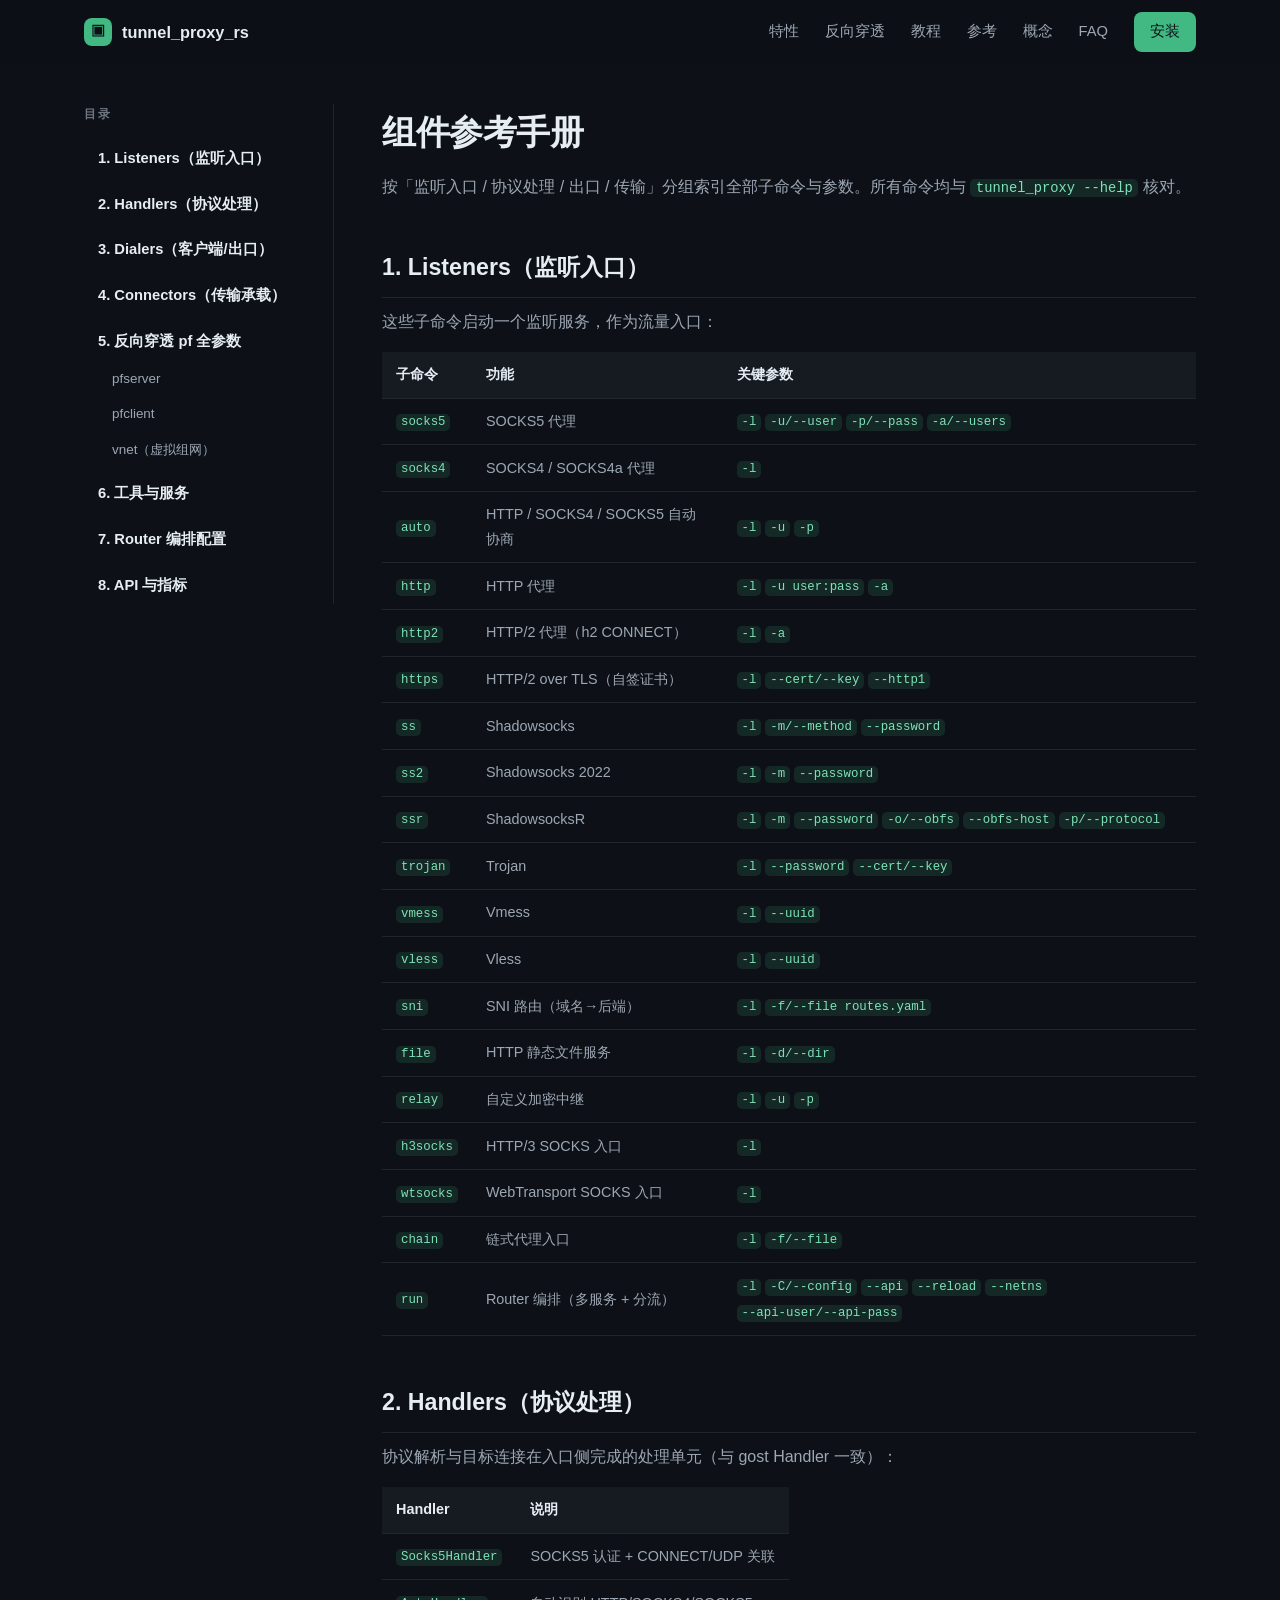
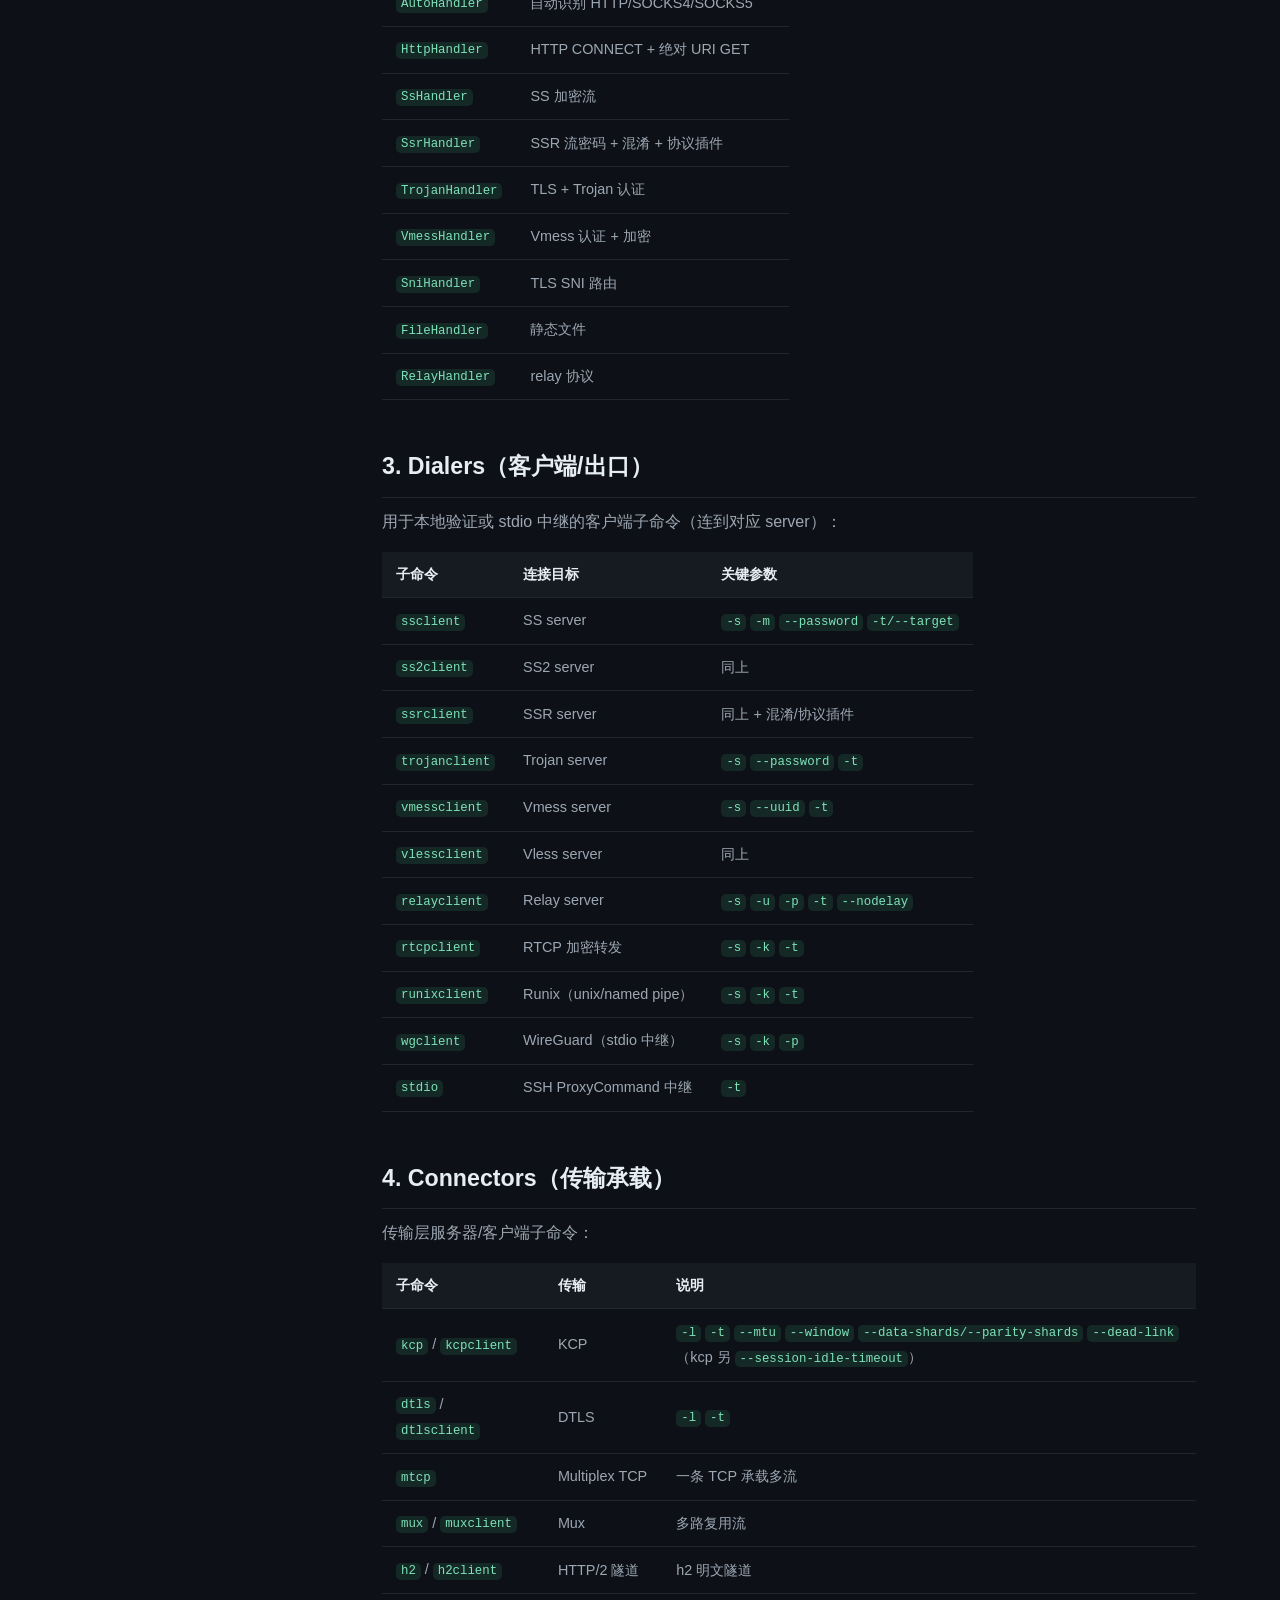
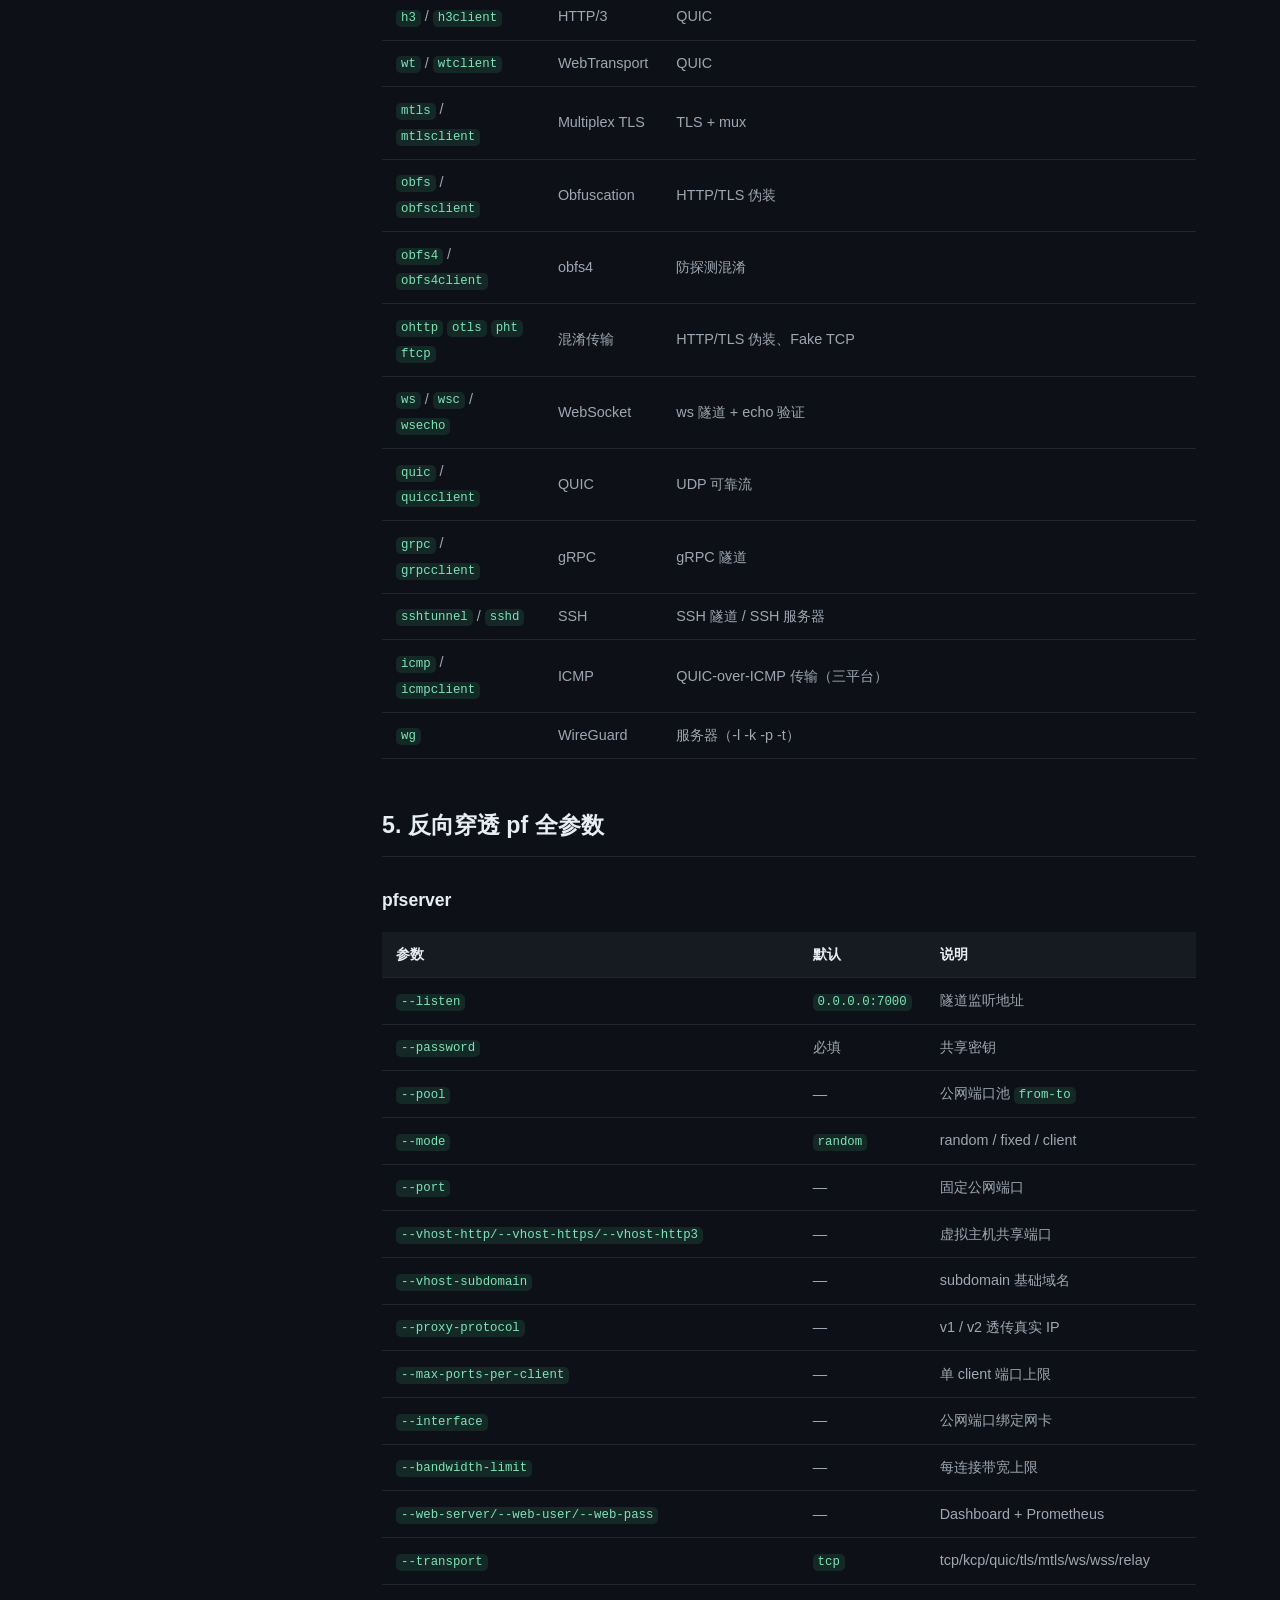
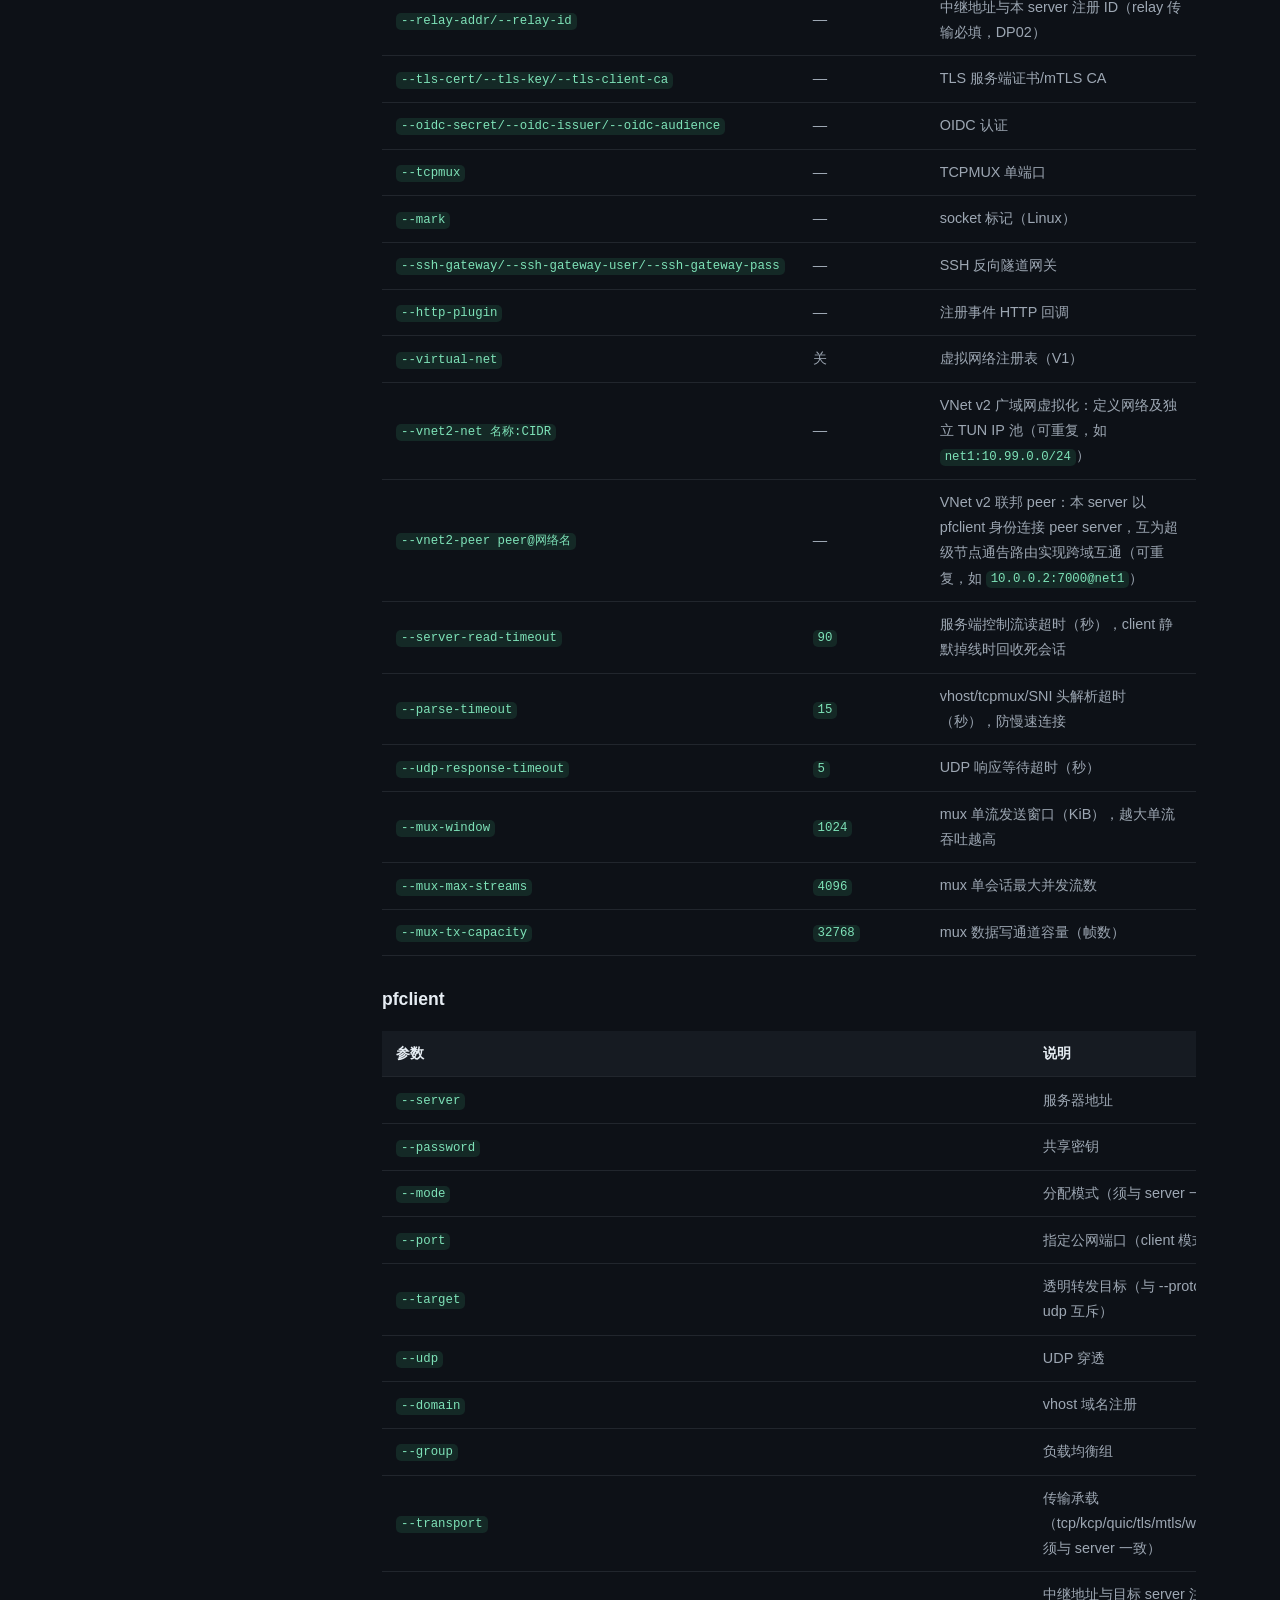
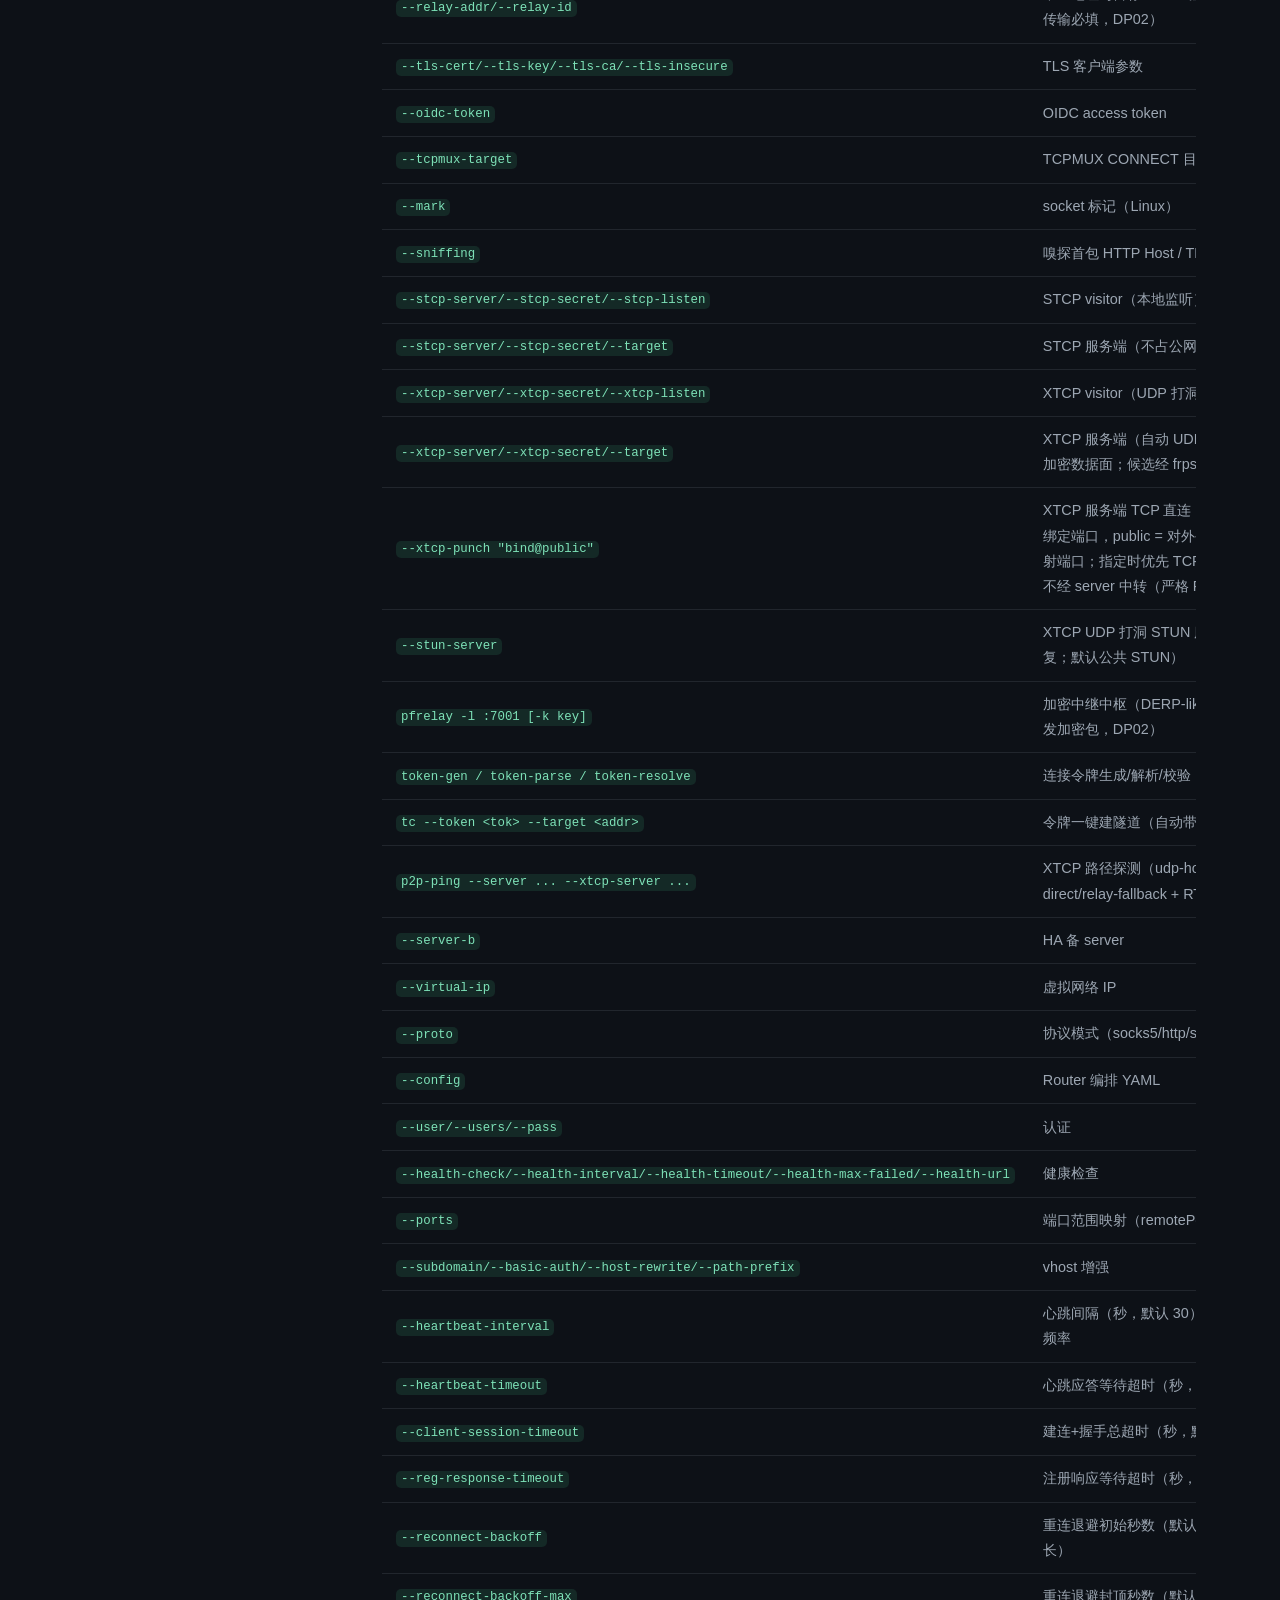
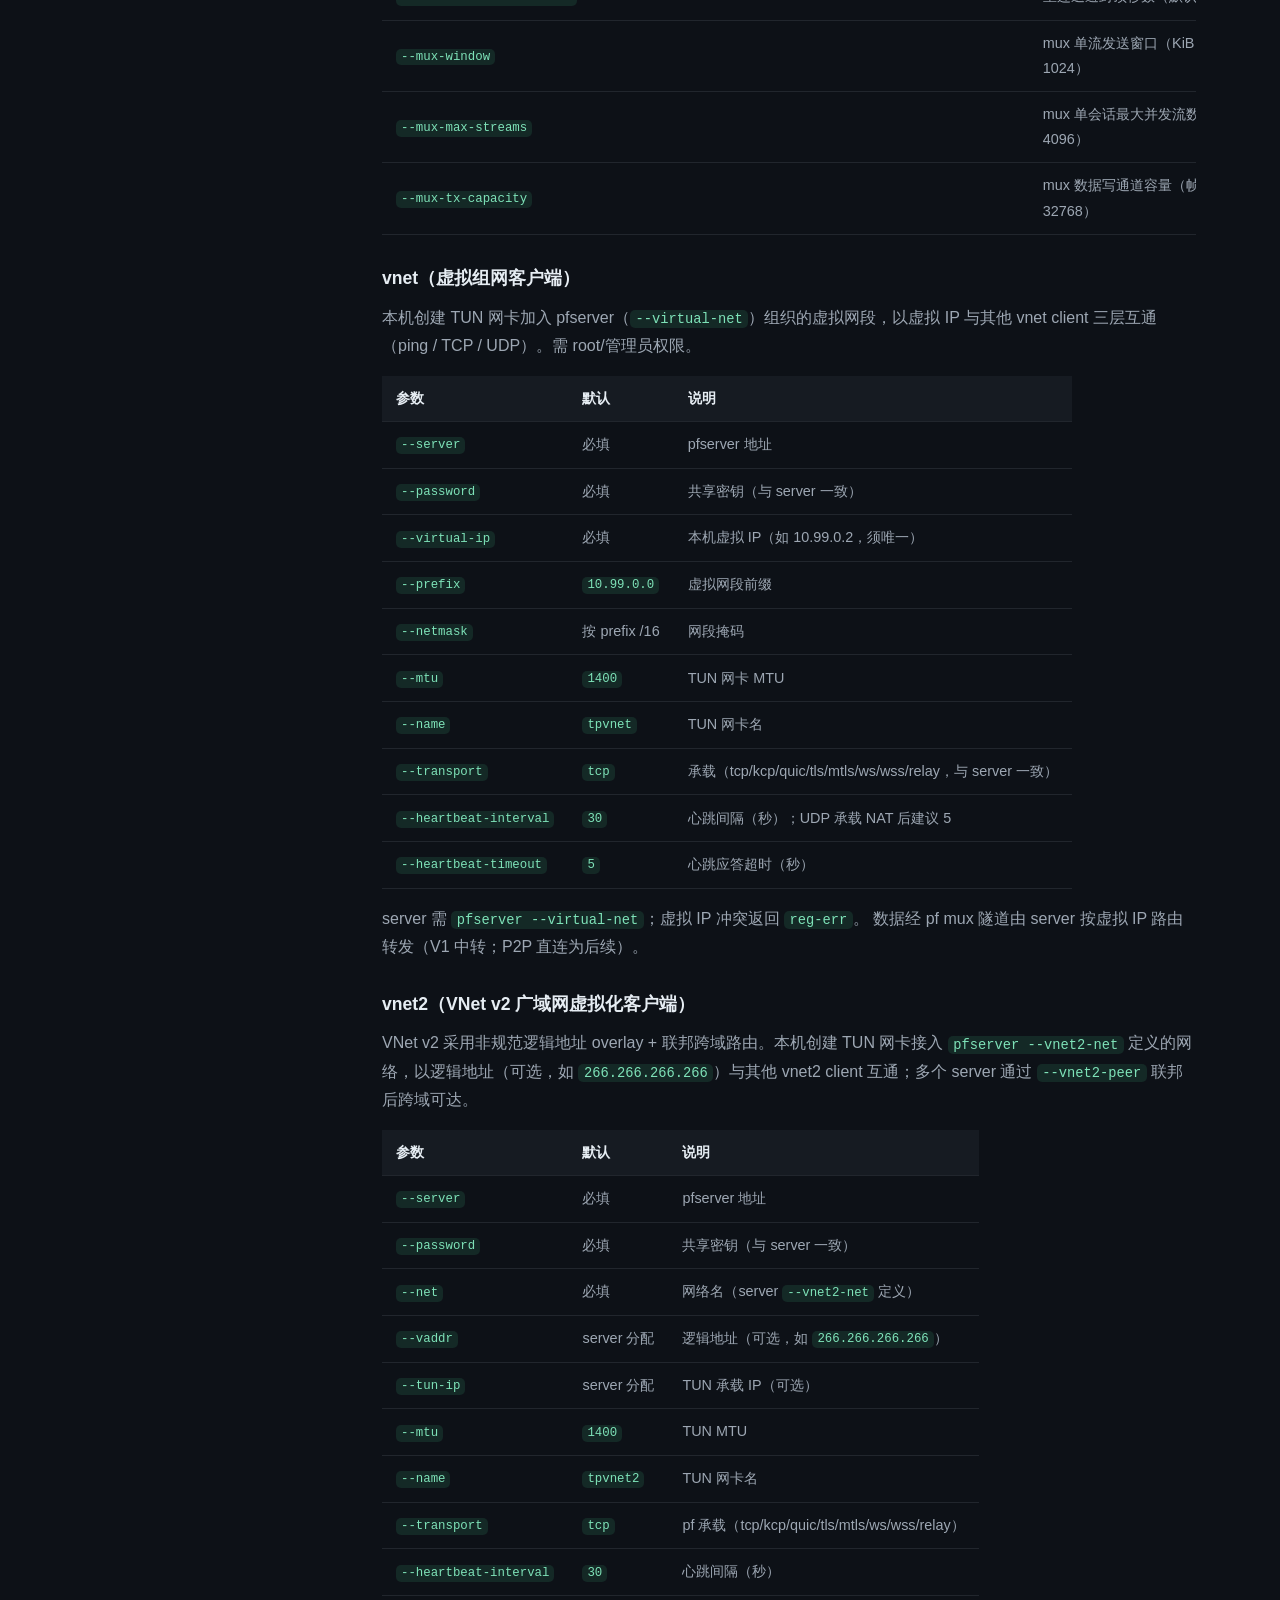
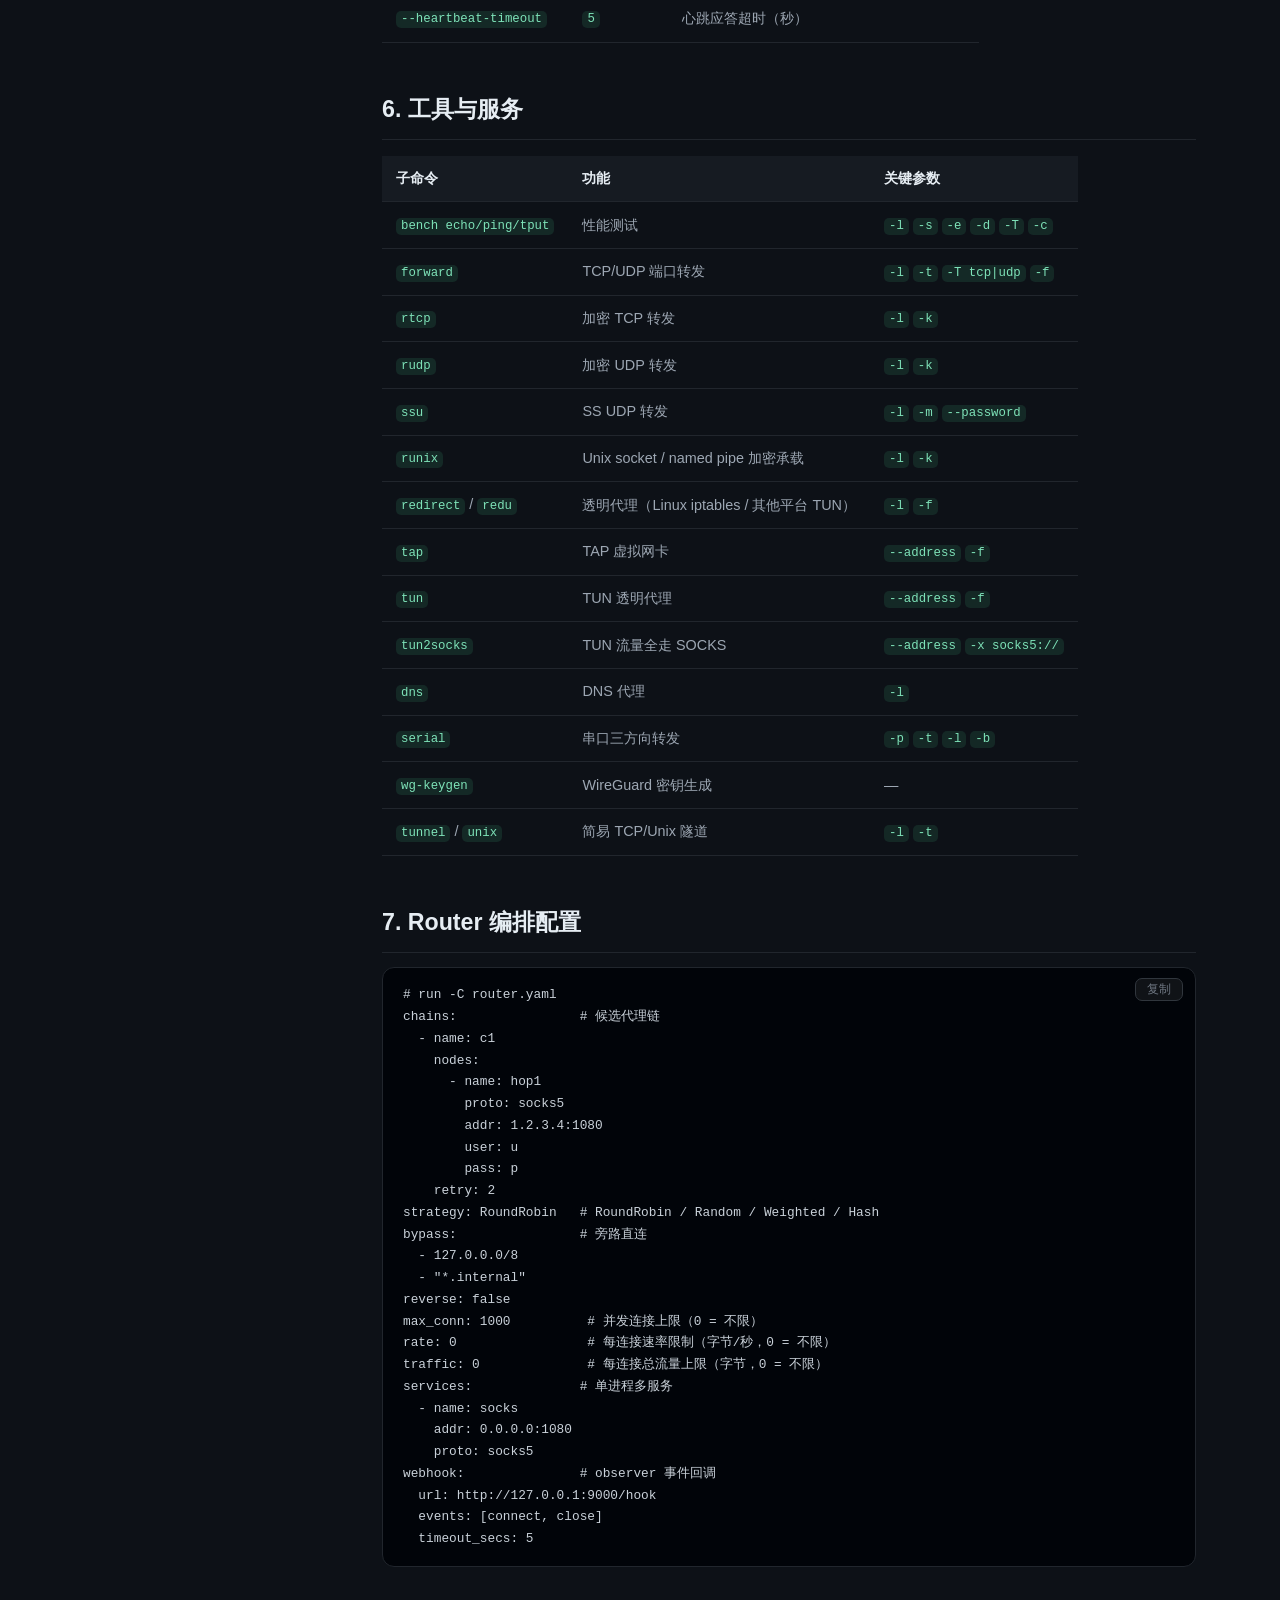
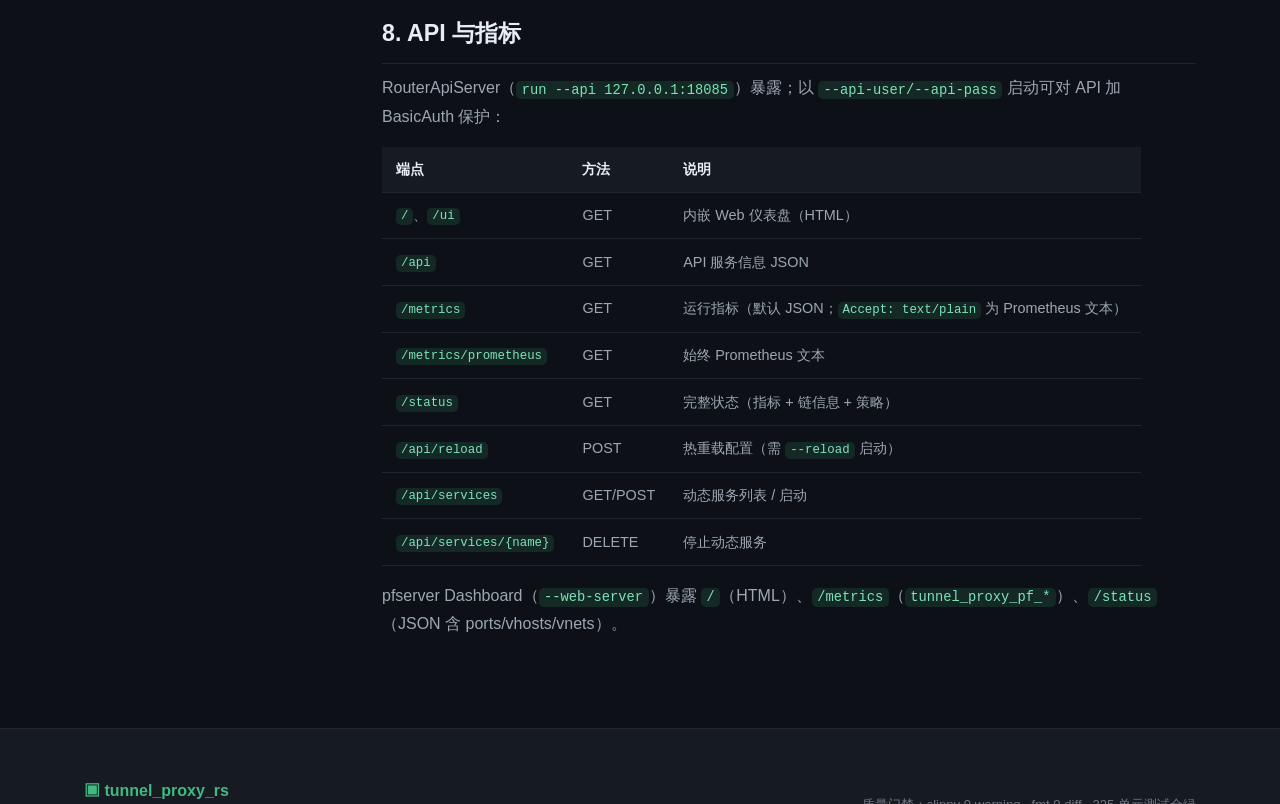
<file: reference.html>
<!DOCTYPE html>
<html lang="zh-CN">
<head>
<meta charset="UTF-8">
<meta name="viewport" content="width=device-width, initial-scale=1.0">
<title>组件参考手册 — tunnel_proxy_rs</title>
<meta name="description" content="tunnel_proxy_rs 全子命令参数索引：按 Listeners（监听入口）/ Handlers（协议）/ Dialers（出口）/ Connectors（传输）分组，含 pf 反向穿透全部参数。">
<link rel="stylesheet" href="css/style.css">
</head>
<body>

<header class="nav" id="nav">
  <div class="nav-inner">
    <a class="brand" href="index.html">
      <span class="brand-logo">▣</span>
      <span class="brand-name">tunnel_proxy_rs</span>
    </a>
    <nav class="nav-links">
      <a href="index.html#features">特性</a>
      <a href="index.html#pf">反向穿透</a>
      <a href="tutorial.html">教程</a>
      <a href="reference.html">参考</a>
      <a href="concepts.html">概念</a>
      <a href="faq.html">FAQ</a>
      <a class="nav-cta" href="install.html">安装</a>
    </nav>
    <button class="nav-toggle" id="navToggle" aria-label="菜单">☰</button>
  </div>
</header>

<div class="tutorial-layout">
  <aside class="toc" id="toc">
    <p class="toc-title">目录</p>
    <a class="toc-grp" href="#listeners">1. Listeners（监听入口）</a>
    <a class="toc-grp" href="#handlers">2. Handlers（协议处理）</a>
    <a class="toc-grp" href="#dialers">3. Dialers（客户端/出口）</a>
    <a class="toc-grp" href="#connectors">4. Connectors（传输承载）</a>
    <a class="toc-grp" href="#pf">5. 反向穿透 pf 全参数</a>
    <a class="toc-sub" href="#pf-server">pfserver</a>
    <a class="toc-sub" href="#pf-client">pfclient</a>
    <a class="toc-sub" href="#pf-vnet">vnet（虚拟组网）</a>
    <a class="toc-grp" href="#tooling">6. 工具与服务</a>
    <a class="toc-grp" href="#router-cfg">7. Router 编排配置</a>
    <a class="toc-grp" href="#api">8. API 与指标</a>
  </aside>

  <article class="doc">
    <h1>组件参考手册</h1>
    <p class="doc-sub">按「监听入口 / 协议处理 / 出口 / 传输」分组索引全部子命令与参数。所有命令均与 <code>tunnel_proxy --help</code> 核对。</p>

    <h2 id="listeners">1. Listeners（监听入口）</h2>
    <p>这些子命令启动一个监听服务，作为流量入口：</p>
    <table>
      <tr><th>子命令</th><th>功能</th><th>关键参数</th></tr>
      <tr><td><code>socks5</code></td><td>SOCKS5 代理</td><td><code>-l</code> <code>-u/--user</code> <code>-p/--pass</code> <code>-a/--users</code></td></tr>
      <tr><td><code>socks4</code></td><td>SOCKS4 / SOCKS4a 代理</td><td><code>-l</code></td></tr>
      <tr><td><code>auto</code></td><td>HTTP / SOCKS4 / SOCKS5 自动协商</td><td><code>-l</code> <code>-u</code> <code>-p</code></td></tr>
      <tr><td><code>http</code></td><td>HTTP 代理</td><td><code>-l</code> <code>-u user:pass</code> <code>-a</code></td></tr>
      <tr><td><code>http2</code></td><td>HTTP/2 代理（h2 CONNECT）</td><td><code>-l</code> <code>-a</code></td></tr>
      <tr><td><code>https</code></td><td>HTTP/2 over TLS（自签证书）</td><td><code>-l</code> <code>--cert/--key</code> <code>--http1</code></td></tr>
      <tr><td><code>ss</code></td><td>Shadowsocks</td><td><code>-l</code> <code>-m/--method</code> <code>--password</code></td></tr>
      <tr><td><code>ss2</code></td><td>Shadowsocks 2022</td><td><code>-l</code> <code>-m</code> <code>--password</code></td></tr>
      <tr><td><code>ssr</code></td><td>ShadowsocksR</td><td><code>-l</code> <code>-m</code> <code>--password</code> <code>-o/--obfs</code> <code>--obfs-host</code> <code>-p/--protocol</code></td></tr>
      <tr><td><code>trojan</code></td><td>Trojan</td><td><code>-l</code> <code>--password</code> <code>--cert/--key</code></td></tr>
      <tr><td><code>vmess</code></td><td>Vmess</td><td><code>-l</code> <code>--uuid</code></td></tr>
      <tr><td><code>vless</code></td><td>Vless</td><td><code>-l</code> <code>--uuid</code></td></tr>
      <tr><td><code>sni</code></td><td>SNI 路由（域名→后端）</td><td><code>-l</code> <code>-f/--file routes.yaml</code></td></tr>
      <tr><td><code>file</code></td><td>HTTP 静态文件服务</td><td><code>-l</code> <code>-d/--dir</code></td></tr>
      <tr><td><code>relay</code></td><td>自定义加密中继</td><td><code>-l</code> <code>-u</code> <code>-p</code></td></tr>
      <tr><td><code>h3socks</code></td><td>HTTP/3 SOCKS 入口</td><td><code>-l</code></td></tr>
      <tr><td><code>wtsocks</code></td><td>WebTransport SOCKS 入口</td><td><code>-l</code></td></tr>
      <tr><td><code>chain</code></td><td>链式代理入口</td><td><code>-l</code> <code>-f/--file</code></td></tr>
      <tr><td><code>run</code></td><td>Router 编排（多服务 + 分流）</td><td><code>-l</code> <code>-C/--config</code> <code>--api</code> <code>--reload</code> <code>--netns</code> <code>--api-user/--api-pass</code></td></tr>
    </table>

    <h2 id="handlers">2. Handlers（协议处理）</h2>
    <p>协议解析与目标连接在入口侧完成的处理单元（与 gost Handler 一致）：</p>
    <table>
      <tr><th>Handler</th><th>说明</th></tr>
      <tr><td><code>Socks5Handler</code></td><td>SOCKS5 认证 + CONNECT/UDP 关联</td></tr>
      <tr><td><code>AutoHandler</code></td><td>自动识别 HTTP/SOCKS4/SOCKS5</td></tr>
      <tr><td><code>HttpHandler</code></td><td>HTTP CONNECT + 绝对 URI GET</td></tr>
      <tr><td><code>SsHandler</code></td><td>SS 加密流</td></tr>
      <tr><td><code>SsrHandler</code></td><td>SSR 流密码 + 混淆 + 协议插件</td></tr>
      <tr><td><code>TrojanHandler</code></td><td>TLS + Trojan 认证</td></tr>
      <tr><td><code>VmessHandler</code></td><td>Vmess 认证 + 加密</td></tr>
      <tr><td><code>SniHandler</code></td><td>TLS SNI 路由</td></tr>
      <tr><td><code>FileHandler</code></td><td>静态文件</td></tr>
      <tr><td><code>RelayHandler</code></td><td>relay 协议</td></tr>
    </table>

    <h2 id="dialers">3. Dialers（客户端/出口）</h2>
    <p>用于本地验证或 stdio 中继的客户端子命令（连到对应 server）：</p>
    <table>
      <tr><th>子命令</th><th>连接目标</th><th>关键参数</th></tr>
      <tr><td><code>ssclient</code></td><td>SS server</td><td><code>-s</code> <code>-m</code> <code>--password</code> <code>-t/--target</code></td></tr>
      <tr><td><code>ss2client</code></td><td>SS2 server</td><td>同上</td></tr>
      <tr><td><code>ssrclient</code></td><td>SSR server</td><td>同上 + 混淆/协议插件</td></tr>
      <tr><td><code>trojanclient</code></td><td>Trojan server</td><td><code>-s</code> <code>--password</code> <code>-t</code></td></tr>
      <tr><td><code>vmessclient</code></td><td>Vmess server</td><td><code>-s</code> <code>--uuid</code> <code>-t</code></td></tr>
      <tr><td><code>vlessclient</code></td><td>Vless server</td><td>同上</td></tr>
      <tr><td><code>relayclient</code></td><td>Relay server</td><td><code>-s</code> <code>-u</code> <code>-p</code> <code>-t</code> <code>--nodelay</code></td></tr>
      <tr><td><code>rtcpclient</code></td><td>RTCP 加密转发</td><td><code>-s</code> <code>-k</code> <code>-t</code></td></tr>
      <tr><td><code>runixclient</code></td><td>Runix（unix/named pipe）</td><td><code>-s</code> <code>-k</code> <code>-t</code></td></tr>
      <tr><td><code>wgclient</code></td><td>WireGuard（stdio 中继）</td><td><code>-s</code> <code>-k</code> <code>-p</code></td></tr>
      <tr><td><code>stdio</code></td><td>SSH ProxyCommand 中继</td><td><code>-t</code></td></tr>
    </table>

    <h2 id="connectors">4. Connectors（传输承载）</h2>
    <p>传输层服务器/客户端子命令：</p>
    <table>
      <tr><th>子命令</th><th>传输</th><th>说明</th></tr>
      <tr><td><code>kcp</code> / <code>kcpclient</code></td><td>KCP</td><td><code>-l</code> <code>-t</code> <code>--mtu</code> <code>--window</code> <code>--data-shards/--parity-shards</code> <code>--dead-link</code>（kcp 另 <code>--session-idle-timeout</code>）</td></tr>
      <tr><td><code>dtls</code> / <code>dtlsclient</code></td><td>DTLS</td><td><code>-l</code> <code>-t</code></td></tr>
      <tr><td><code>mtcp</code></td><td>Multiplex TCP</td><td>一条 TCP 承载多流</td></tr>
      <tr><td><code>mux</code> / <code>muxclient</code></td><td>Mux</td><td>多路复用流</td></tr>
      <tr><td><code>h2</code> / <code>h2client</code></td><td>HTTP/2 隧道</td><td>h2 明文隧道</td></tr>
      <tr><td><code>h3</code> / <code>h3client</code></td><td>HTTP/3</td><td>QUIC</td></tr>
      <tr><td><code>wt</code> / <code>wtclient</code></td><td>WebTransport</td><td>QUIC</td></tr>
      <tr><td><code>mtls</code> / <code>mtlsclient</code></td><td>Multiplex TLS</td><td>TLS + mux</td></tr>
      <tr><td><code>obfs</code> / <code>obfsclient</code></td><td>Obfuscation</td><td>HTTP/TLS 伪装</td></tr>
      <tr><td><code>obfs4</code> / <code>obfs4client</code></td><td>obfs4</td><td>防探测混淆</td></tr>
      <tr><td><code>ohttp</code> <code>otls</code> <code>pht</code> <code>ftcp</code></td><td>混淆传输</td><td>HTTP/TLS 伪装、Fake TCP</td></tr>
      <tr><td><code>ws</code> / <code>wsc</code> / <code>wsecho</code></td><td>WebSocket</td><td>ws 隧道 + echo 验证</td></tr>
      <tr><td><code>quic</code> / <code>quicclient</code></td><td>QUIC</td><td>UDP 可靠流</td></tr>
      <tr><td><code>grpc</code> / <code>grpcclient</code></td><td>gRPC</td><td>gRPC 隧道</td></tr>
      <tr><td><code>sshtunnel</code> / <code>sshd</code></td><td>SSH</td><td>SSH 隧道 / SSH 服务器</td></tr>
      <tr><td><code>icmp</code> / <code>icmpclient</code></td><td>ICMP</td><td>QUIC-over-ICMP 传输（三平台）</td></tr>
      <tr><td><code>wg</code></td><td>WireGuard</td><td>服务器（-l -k -p -t）</td></tr>
    </table>

    <h2 id="pf">5. 反向穿透 pf 全参数</h2>
    <h3 id="pf-server">pfserver</h3>
    <table>
      <tr><th>参数</th><th>默认</th><th>说明</th></tr>
      <tr><td><code>--listen</code></td><td><code>0.0.0.0:7000</code></td><td>隧道监听地址</td></tr>
      <tr><td><code>--password</code></td><td>必填</td><td>共享密钥</td></tr>
      <tr><td><code>--pool</code></td><td>—</td><td>公网端口池 <code>from-to</code></td></tr>
      <tr><td><code>--mode</code></td><td><code>random</code></td><td>random / fixed / client</td></tr>
      <tr><td><code>--port</code></td><td>—</td><td>固定公网端口</td></tr>
      <tr><td><code>--vhost-http/--vhost-https/--vhost-http3</code></td><td>—</td><td>虚拟主机共享端口</td></tr>
      <tr><td><code>--vhost-subdomain</code></td><td>—</td><td>subdomain 基础域名</td></tr>
      <tr><td><code>--proxy-protocol</code></td><td>—</td><td>v1 / v2 透传真实 IP</td></tr>
      <tr><td><code>--max-ports-per-client</code></td><td>—</td><td>单 client 端口上限</td></tr>
      <tr><td><code>--interface</code></td><td>—</td><td>公网端口绑定网卡</td></tr>
      <tr><td><code>--bandwidth-limit</code></td><td>—</td><td>每连接带宽上限</td></tr>
      <tr><td><code>--web-server/--web-user/--web-pass</code></td><td>—</td><td>Dashboard + Prometheus</td></tr>
      <tr><td><code>--transport</code></td><td><code>tcp</code></td><td>tcp/kcp/quic/tls/mtls/ws/wss/relay</td></tr>
      <tr><td><code>--relay-addr/--relay-id</code></td><td>—</td><td>中继地址与本 server 注册 ID（relay 传输必填，DP02）</td></tr>
      <tr><td><code>--tls-cert/--tls-key/--tls-client-ca</code></td><td>—</td><td>TLS 服务端证书/mTLS CA</td></tr>
      <tr><td><code>--oidc-secret/--oidc-issuer/--oidc-audience</code></td><td>—</td><td>OIDC 认证</td></tr>
      <tr><td><code>--tcpmux</code></td><td>—</td><td>TCPMUX 单端口</td></tr>
      <tr><td><code>--mark</code></td><td>—</td><td>socket 标记（Linux）</td></tr>
      <tr><td><code>--ssh-gateway/--ssh-gateway-user/--ssh-gateway-pass</code></td><td>—</td><td>SSH 反向隧道网关</td></tr>
      <tr><td><code>--http-plugin</code></td><td>—</td><td>注册事件 HTTP 回调</td></tr>
      <tr><td><code>--virtual-net</code></td><td>关</td><td>虚拟网络注册表（V1）</td></tr>
      <tr><td><code>--vnet2-net 名称:CIDR</code></td><td>—</td><td>VNet v2 广域网虚拟化：定义网络及独立 TUN IP 池（可重复，如 <code>net1:10.99.0.0/24</code>）</td></tr>
      <tr><td><code>--vnet2-peer peer@网络名</code></td><td>—</td><td>VNet v2 联邦 peer：本 server 以 pfclient 身份连接 peer server，互为超级节点通告路由实现跨域互通（可重复，如 <code>10.0.0.2:7000@net1</code>）</td></tr>
      <tr><td><code>--server-read-timeout</code></td><td><code>90</code></td><td>服务端控制流读超时（秒），client 静默掉线时回收死会话</td></tr>
      <tr><td><code>--parse-timeout</code></td><td><code>15</code></td><td>vhost/tcpmux/SNI 头解析超时（秒），防慢速连接</td></tr>
      <tr><td><code>--udp-response-timeout</code></td><td><code>5</code></td><td>UDP 响应等待超时（秒）</td></tr>
      <tr><td><code>--mux-window</code></td><td><code>1024</code></td><td>mux 单流发送窗口（KiB），越大单流吞吐越高</td></tr>
      <tr><td><code>--mux-max-streams</code></td><td><code>4096</code></td><td>mux 单会话最大并发流数</td></tr>
      <tr><td><code>--mux-tx-capacity</code></td><td><code>32768</code></td><td>mux 数据写通道容量（帧数）</td></tr>
    </table>

    <h3 id="pf-client">pfclient</h3>
    <table>
      <tr><th>参数</th><th>说明</th></tr>
      <tr><td><code>--server</code></td><td>服务器地址</td></tr>
      <tr><td><code>--password</code></td><td>共享密钥</td></tr>
      <tr><td><code>--mode</code></td><td>分配模式（须与 server 一致）</td></tr>
      <tr><td><code>--port</code></td><td>指定公网端口（client 模式）</td></tr>
      <tr><td><code>--target</code></td><td>透明转发目标（与 --proto/--config/--udp 互斥）</td></tr>
      <tr><td><code>--udp</code></td><td>UDP 穿透</td></tr>
      <tr><td><code>--domain</code></td><td>vhost 域名注册</td></tr>
      <tr><td><code>--group</code></td><td>负载均衡组</td></tr>
      <tr><td><code>--transport</code></td><td>传输承载（tcp/kcp/quic/tls/mtls/ws/wss/relay，须与 server 一致）</td></tr>
      <tr><td><code>--relay-addr/--relay-id</code></td><td>中继地址与目标 server 注册 ID（relay 传输必填，DP02）</td></tr>
      <tr><td><code>--tls-cert/--tls-key/--tls-ca/--tls-insecure</code></td><td>TLS 客户端参数</td></tr>
      <tr><td><code>--oidc-token</code></td><td>OIDC access token</td></tr>
      <tr><td><code>--tcpmux-target</code></td><td>TCPMUX CONNECT 目标</td></tr>
      <tr><td><code>--mark</code></td><td>socket 标记（Linux）</td></tr>
      <tr><td><code>--sniffing</code></td><td>嗅探首包 HTTP Host / TLS SNI</td></tr>
      <tr><td><code>--stcp-server/--stcp-secret/--stcp-listen</code></td><td>STCP visitor（本地监听）</td></tr>
      <tr><td><code>--stcp-server/--stcp-secret/--target</code></td><td>STCP 服务端（不占公网端口）</td></tr>
      <tr><td><code>--xtcp-server/--xtcp-secret/--xtcp-listen</code></td><td>XTCP visitor（UDP 打洞 + fallback）</td></tr>
      <tr><td><code>--xtcp-server/--xtcp-secret/--target</code></td><td>XTCP 服务端（自动 UDP 打洞，KCP 加密数据面；候选经 frps 交换）</td></tr>
      <tr><td><code>--xtcp-punch "bind@public"</code></td><td>XTCP 服务端 TCP 直连：bind = 本机绑定端口，public = 对外公布 NAT 映射端口；指定时优先 TCP 直连，数据不经 server 中转（严格 P2P）</td></tr>
      <tr><td><code>--stun-server</code></td><td>XTCP UDP 打洞 STUN 服务器（可重复；默认公共 STUN）</td></tr>
      <tr><td><code>pfrelay -l :7001 [-k key]</code></td><td>加密中继中枢（DERP-like，按 ID 转发加密包，DP02）</td></tr>
      <tr><td><code>token-gen / token-parse / token-resolve</code></td><td>连接令牌生成/解析/校验（DP03）</td></tr>
      <tr><td><code>tc --token &lt;tok&gt; --target &lt;addr&gt;</code></td><td>令牌一键建隧道（自动带密码与地址）</td></tr>
      <tr><td><code>p2p-ping --server ... --xtcp-server ...</code></td><td>XTCP 路径探测（udp-holepunch/tcp-direct/relay-fallback + RTT，DP04）</td></tr>
      <tr><td><code>--server-b</code></td><td>HA 备 server</td></tr>
      <tr><td><code>--virtual-ip</code></td><td>虚拟网络 IP</td></tr>
      <tr><td><code>--proto</code></td><td>协议模式（socks5/http/ss/.../file）</td></tr>
      <tr><td><code>--config</code></td><td>Router 编排 YAML</td></tr>
      <tr><td><code>--user/--users/--pass</code></td><td>认证</td></tr>
      <tr><td><code>--health-check/--health-interval/--health-timeout/--health-max-failed/--health-url</code></td><td>健康检查</td></tr>
      <tr><td><code>--ports</code></td><td>端口范围映射（remotePort）</td></tr>
      <tr><td><code>--subdomain/--basic-auth/--host-rewrite/--path-prefix</code></td><td>vhost 增强</td></tr>
      <tr><td><code>--heartbeat-interval</code></td><td>心跳间隔（秒，默认 30），NAT 保活频率</td></tr>
      <tr><td><code>--heartbeat-timeout</code></td><td>心跳应答等待超时（秒，默认 5）</td></tr>
      <tr><td><code>--client-session-timeout</code></td><td>建连+握手总超时（秒，默认 15）</td></tr>
      <tr><td><code>--reg-response-timeout</code></td><td>注册响应等待超时（秒，默认 15）</td></tr>
      <tr><td><code>--reconnect-backoff</code></td><td>重连退避初始秒数（默认 1，指数增长）</td></tr>
      <tr><td><code>--reconnect-backoff-max</code></td><td>重连退避封顶秒数（默认 60）</td></tr>
      <tr><td><code>--mux-window</code></td><td>mux 单流发送窗口（KiB，默认 1024）</td></tr>
      <tr><td><code>--mux-max-streams</code></td><td>mux 单会话最大并发流数（默认 4096）</td></tr>
      <tr><td><code>--mux-tx-capacity</code></td><td>mux 数据写通道容量（帧数，默认 32768）</td></tr>
    </table>

    <h3 id="pf-vnet">vnet（虚拟组网客户端）</h3>
    <p>本机创建 TUN 网卡加入 pfserver（<code>--virtual-net</code>）组织的虚拟网段，以虚拟 IP
    与其他 vnet client 三层互通（ping / TCP / UDP）。需 root/管理员权限。</p>
    <table>
      <tr><th>参数</th><th>默认</th><th>说明</th></tr>
      <tr><td><code>--server</code></td><td>必填</td><td>pfserver 地址</td></tr>
      <tr><td><code>--password</code></td><td>必填</td><td>共享密钥（与 server 一致）</td></tr>
      <tr><td><code>--virtual-ip</code></td><td>必填</td><td>本机虚拟 IP（如 10.99.0.2，须唯一）</td></tr>
      <tr><td><code>--prefix</code></td><td><code>10.99.0.0</code></td><td>虚拟网段前缀</td></tr>
      <tr><td><code>--netmask</code></td><td>按 prefix /16</td><td>网段掩码</td></tr>
      <tr><td><code>--mtu</code></td><td><code>1400</code></td><td>TUN 网卡 MTU</td></tr>
      <tr><td><code>--name</code></td><td><code>tpvnet</code></td><td>TUN 网卡名</td></tr>
      <tr><td><code>--transport</code></td><td><code>tcp</code></td><td>承载（tcp/kcp/quic/tls/mtls/ws/wss/relay，与 server 一致）</td></tr>
      <tr><td><code>--heartbeat-interval</code></td><td><code>30</code></td><td>心跳间隔（秒）；UDP 承载 NAT 后建议 5</td></tr>
      <tr><td><code>--heartbeat-timeout</code></td><td><code>5</code></td><td>心跳应答超时（秒）</td></tr>
    </table>
    <p>server 需 <code>pfserver --virtual-net</code>；虚拟 IP 冲突返回 <code>reg-err</code>。
    数据经 pf mux 隧道由 server 按虚拟 IP 路由转发（V1 中转；P2P 直连为后续）。</p>

    <h3 id="pf-vnet2">vnet2（VNet v2 广域网虚拟化客户端）</h3>
    <p>VNet v2 采用非规范逻辑地址 overlay + 联邦跨域路由。本机创建 TUN 网卡接入
    <code>pfserver --vnet2-net</code> 定义的网络，以逻辑地址（可选，如
    <code>266.266.266.266</code>）与其他 vnet2 client 互通；多个 server 通过
    <code>--vnet2-peer</code> 联邦后跨域可达。</p>
    <table>
      <tr><th>参数</th><th>默认</th><th>说明</th></tr>
      <tr><td><code>--server</code></td><td>必填</td><td>pfserver 地址</td></tr>
      <tr><td><code>--password</code></td><td>必填</td><td>共享密钥（与 server 一致）</td></tr>
      <tr><td><code>--net</code></td><td>必填</td><td>网络名（server <code>--vnet2-net</code> 定义）</td></tr>
      <tr><td><code>--vaddr</code></td><td>server 分配</td><td>逻辑地址（可选，如 <code>266.266.266.266</code>）</td></tr>
      <tr><td><code>--tun-ip</code></td><td>server 分配</td><td>TUN 承载 IP（可选）</td></tr>
      <tr><td><code>--mtu</code></td><td><code>1400</code></td><td>TUN MTU</td></tr>
      <tr><td><code>--name</code></td><td><code>tpvnet2</code></td><td>TUN 网卡名</td></tr>
      <tr><td><code>--transport</code></td><td><code>tcp</code></td><td>pf 承载（tcp/kcp/quic/tls/mtls/ws/wss/relay）</td></tr>
      <tr><td><code>--heartbeat-interval</code></td><td><code>30</code></td><td>心跳间隔（秒）</td></tr>
      <tr><td><code>--heartbeat-timeout</code></td><td><code>5</code></td><td>心跳应答超时（秒）</td></tr>
    </table>

    <h2 id="tooling">6. 工具与服务</h2>
    <table>
      <tr><th>子命令</th><th>功能</th><th>关键参数</th></tr>
      <tr><td><code>bench echo/ping/tput</code></td><td>性能测试</td><td><code>-l</code> <code>-s</code> <code>-e</code> <code>-d</code> <code>-T</code> <code>-c</code></td></tr>
      <tr><td><code>forward</code></td><td>TCP/UDP 端口转发</td><td><code>-l</code> <code>-t</code> <code>-T tcp|udp</code> <code>-f</code></td></tr>
      <tr><td><code>rtcp</code></td><td>加密 TCP 转发</td><td><code>-l</code> <code>-k</code></td></tr>
      <tr><td><code>rudp</code></td><td>加密 UDP 转发</td><td><code>-l</code> <code>-k</code></td></tr>
      <tr><td><code>ssu</code></td><td>SS UDP 转发</td><td><code>-l</code> <code>-m</code> <code>--password</code></td></tr>
      <tr><td><code>runix</code></td><td>Unix socket / named pipe 加密承载</td><td><code>-l</code> <code>-k</code></td></tr>
      <tr><td><code>redirect</code> / <code>redu</code></td><td>透明代理（Linux iptables / 其他平台 TUN）</td><td><code>-l</code> <code>-f</code></td></tr>
      <tr><td><code>tap</code></td><td>TAP 虚拟网卡</td><td><code>--address</code> <code>-f</code></td></tr>
      <tr><td><code>tun</code></td><td>TUN 透明代理</td><td><code>--address</code> <code>-f</code></td></tr>
      <tr><td><code>tun2socks</code></td><td>TUN 流量全走 SOCKS</td><td><code>--address</code> <code>-x socks5://</code></td></tr>
      <tr><td><code>dns</code></td><td>DNS 代理</td><td><code>-l</code></td></tr>
      <tr><td><code>serial</code></td><td>串口三方向转发</td><td><code>-p</code> <code>-t</code> <code>-l</code> <code>-b</code></td></tr>
      <tr><td><code>wg-keygen</code></td><td>WireGuard 密钥生成</td><td>—</td></tr>
      <tr><td><code>tunnel</code> / <code>unix</code></td><td>简易 TCP/Unix 隧道</td><td><code>-l</code> <code>-t</code></td></tr>
    </table>

    <h2 id="router-cfg">7. Router 编排配置</h2>
<pre><code># run -C router.yaml
chains:                # 候选代理链
  - name: c1
    nodes:
      - name: hop1
        proto: socks5
        addr: 1.2.3.4:1080
        user: u
        pass: p
    retry: 2
strategy: RoundRobin   # RoundRobin / Random / Weighted / Hash
bypass:                # 旁路直连
  - 127.0.0.0/8
  - "*.internal"
reverse: false
max_conn: 1000          # 并发连接上限（0 = 不限）
rate: 0                 # 每连接速率限制（字节/秒，0 = 不限）
traffic: 0              # 每连接总流量上限（字节，0 = 不限）
services:              # 单进程多服务
  - name: socks
    addr: 0.0.0.0:1080
    proto: socks5
webhook:               # observer 事件回调
  url: http://127.0.0.1:9000/hook
  events: [connect, close]
  timeout_secs: 5</code></pre>

    <h2 id="api">8. API 与指标</h2>
    <p>RouterApiServer（<code>run --api 127.0.0.1:18085</code>）暴露；以
    <code>--api-user/--api-pass</code> 启动可对 API 加 BasicAuth 保护：</p>
    <table>
      <tr><th>端点</th><th>方法</th><th>说明</th></tr>
      <tr><td><code>/</code>、<code>/ui</code></td><td>GET</td><td>内嵌 Web 仪表盘（HTML）</td></tr>
      <tr><td><code>/api</code></td><td>GET</td><td>API 服务信息 JSON</td></tr>
      <tr><td><code>/metrics</code></td><td>GET</td><td>运行指标（默认 JSON；<code>Accept: text/plain</code> 为 Prometheus 文本）</td></tr>
      <tr><td><code>/metrics/prometheus</code></td><td>GET</td><td>始终 Prometheus 文本</td></tr>
      <tr><td><code>/status</code></td><td>GET</td><td>完整状态（指标 + 链信息 + 策略）</td></tr>
      <tr><td><code>/api/reload</code></td><td>POST</td><td>热重载配置（需 <code>--reload</code> 启动）</td></tr>
      <tr><td><code>/api/services</code></td><td>GET/POST</td><td>动态服务列表 / 启动</td></tr>
      <tr><td><code>/api/services/{name}</code></td><td>DELETE</td><td>停止动态服务</td></tr>
    </table>
    <p>pfserver Dashboard（<code>--web-server</code>）暴露 <code>/</code>（HTML）、<code>/metrics</code>（<code>tunnel_proxy_pf_*</code>）、<code>/status</code>（JSON 含 ports/vhosts/vnets）。</p>

  </article>
</div>

<footer class="footer">
  <div class="container footer-inner">
    <div>
      <p class="footer-brand">▣ tunnel_proxy_rs</p>
      <p class="footer-desc">高性能 Rust 代理内核 · 协议齐全 · 内网穿透 · 虚拟组网 · 三平台一致</p>
    </div>
    <p class="footer-meta">质量门禁：clippy 0 warning · fmt 0 diff · 325 单元测试全绿</p>
  </div>
</footer>

<script src="js/main.js"></script>
</body>
</html>
</file>
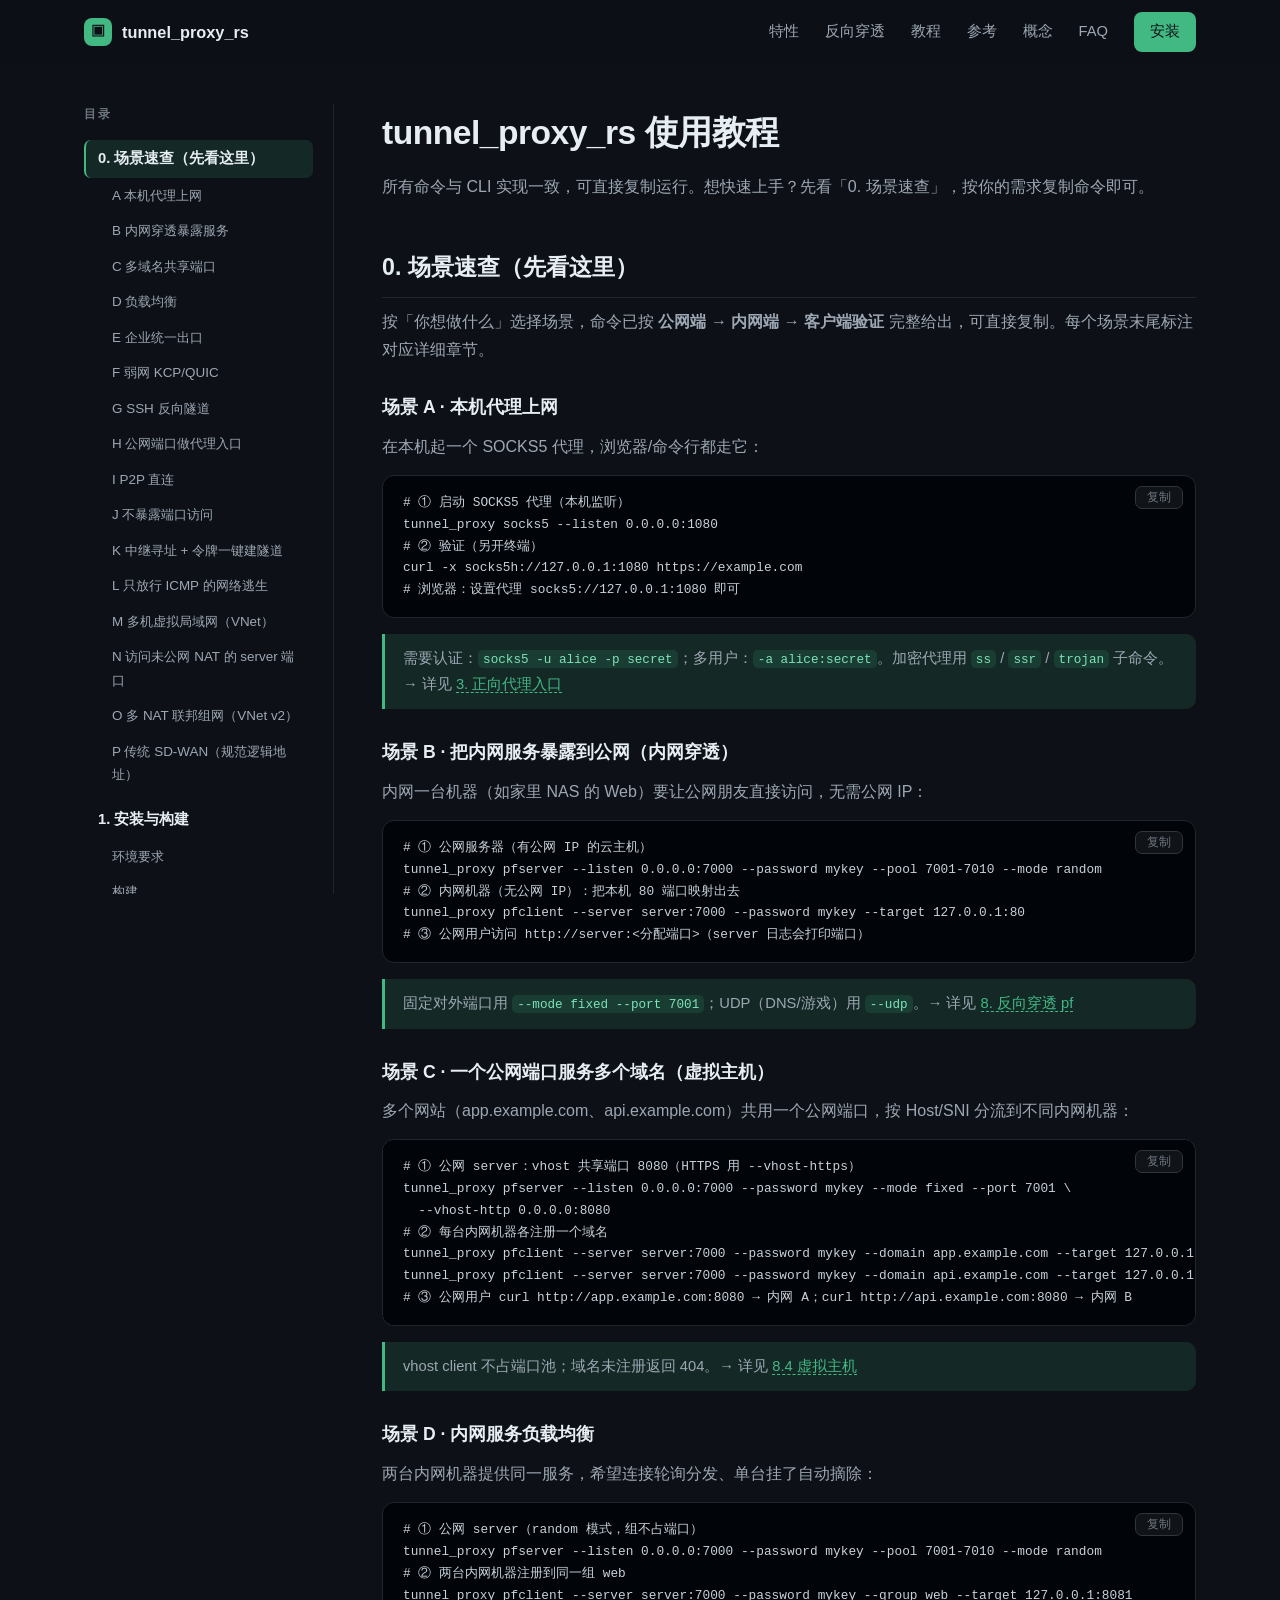
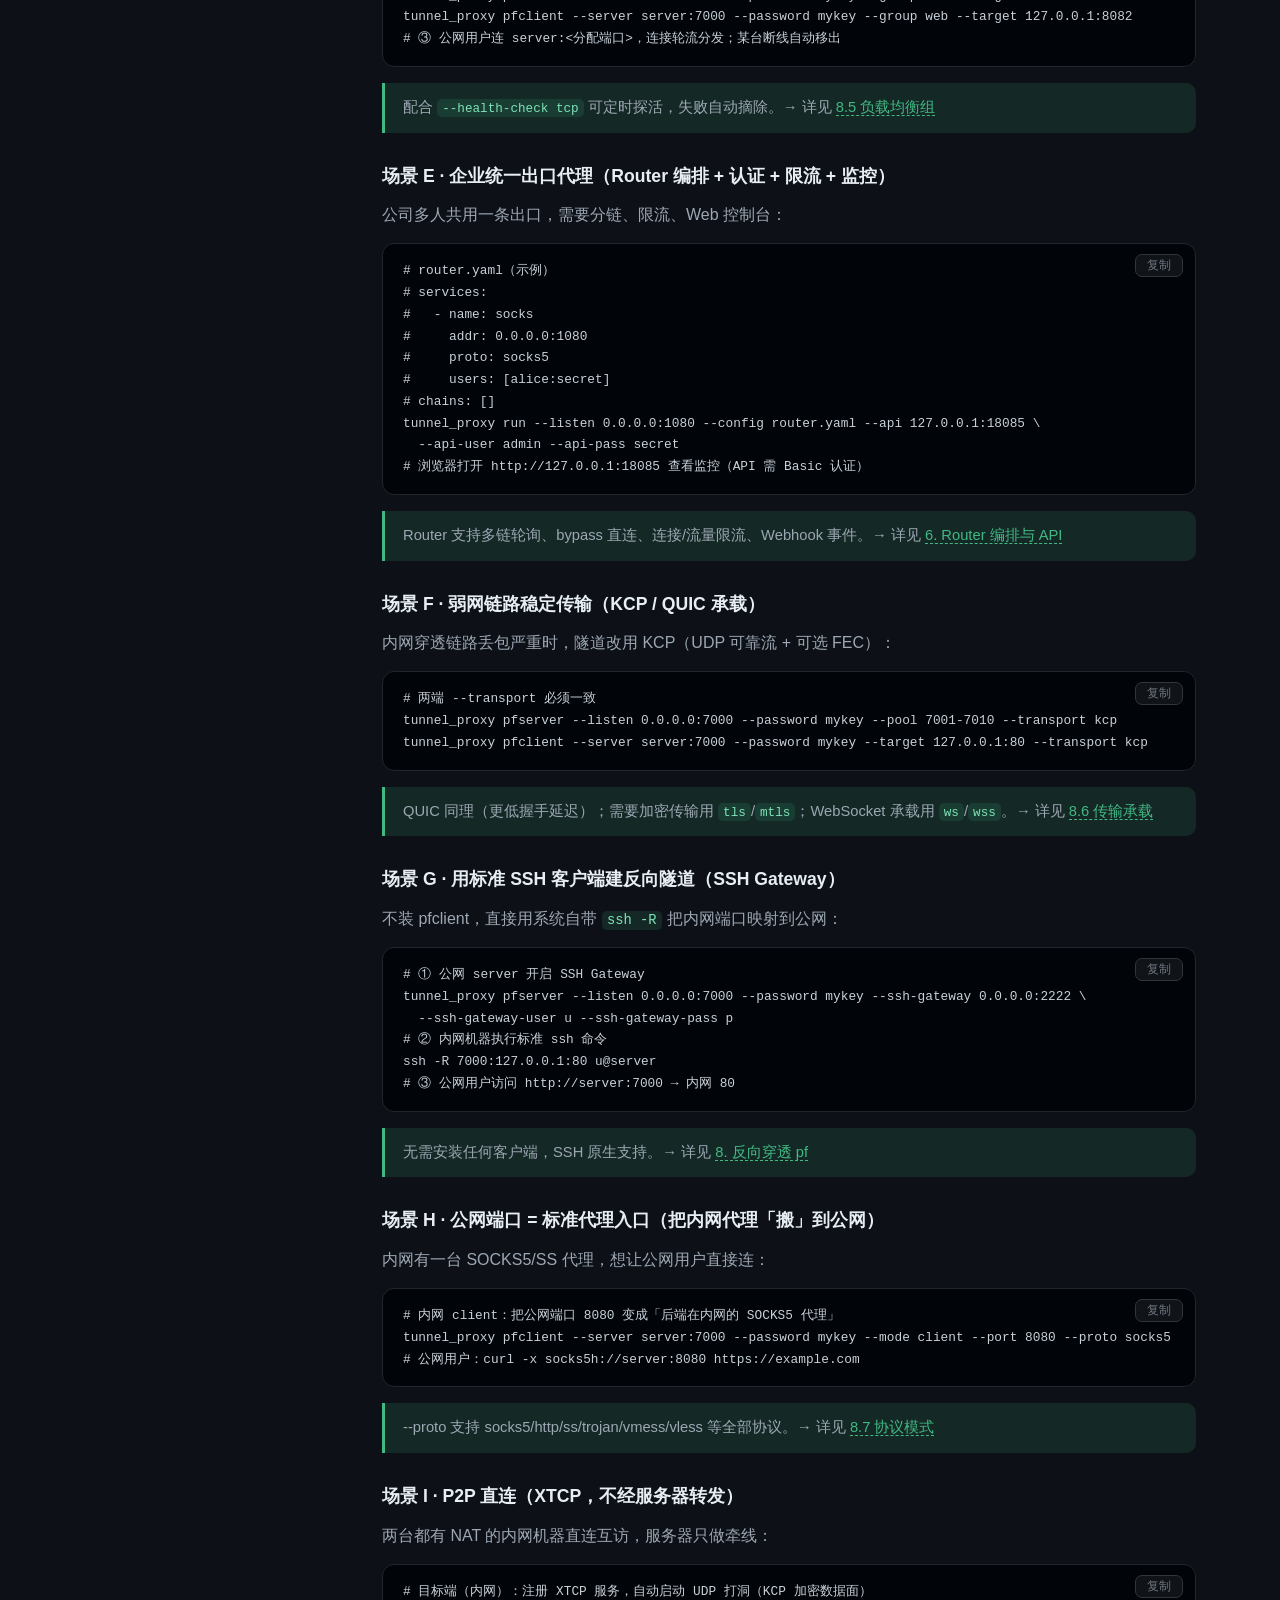
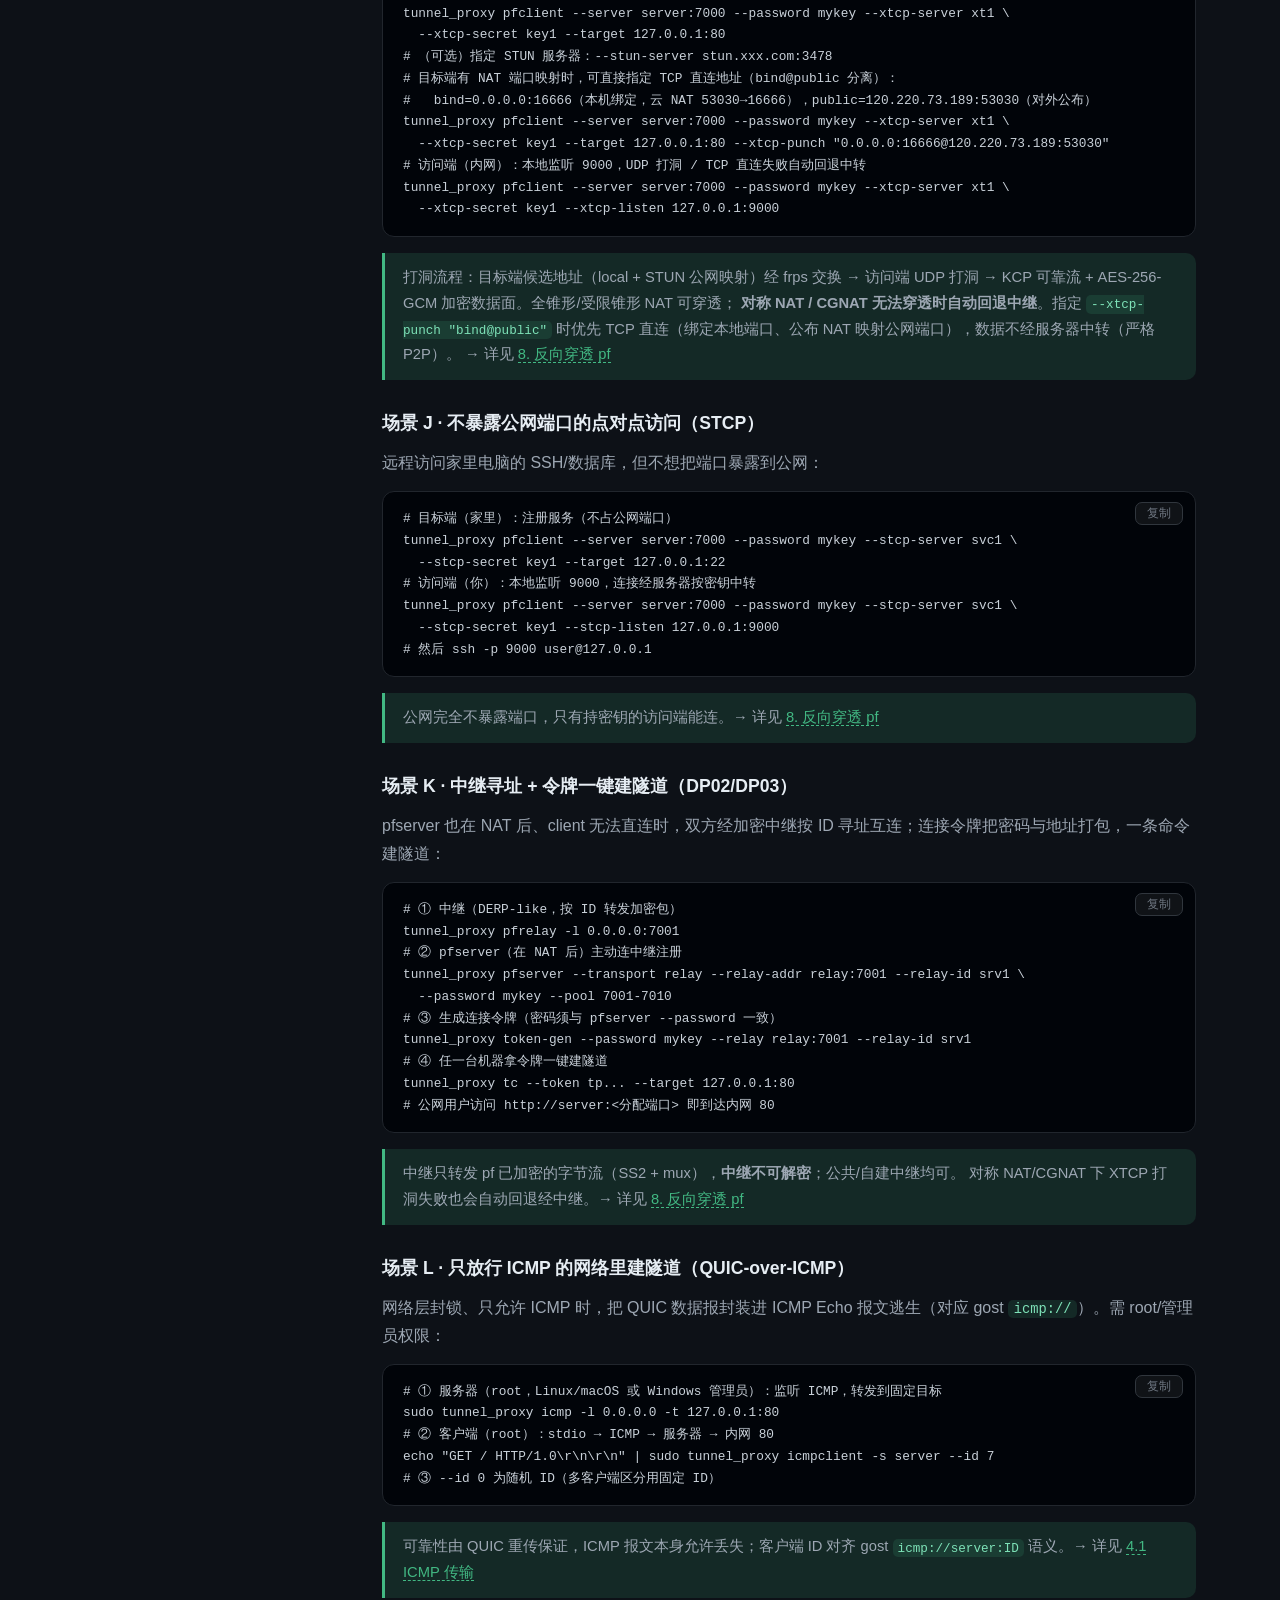
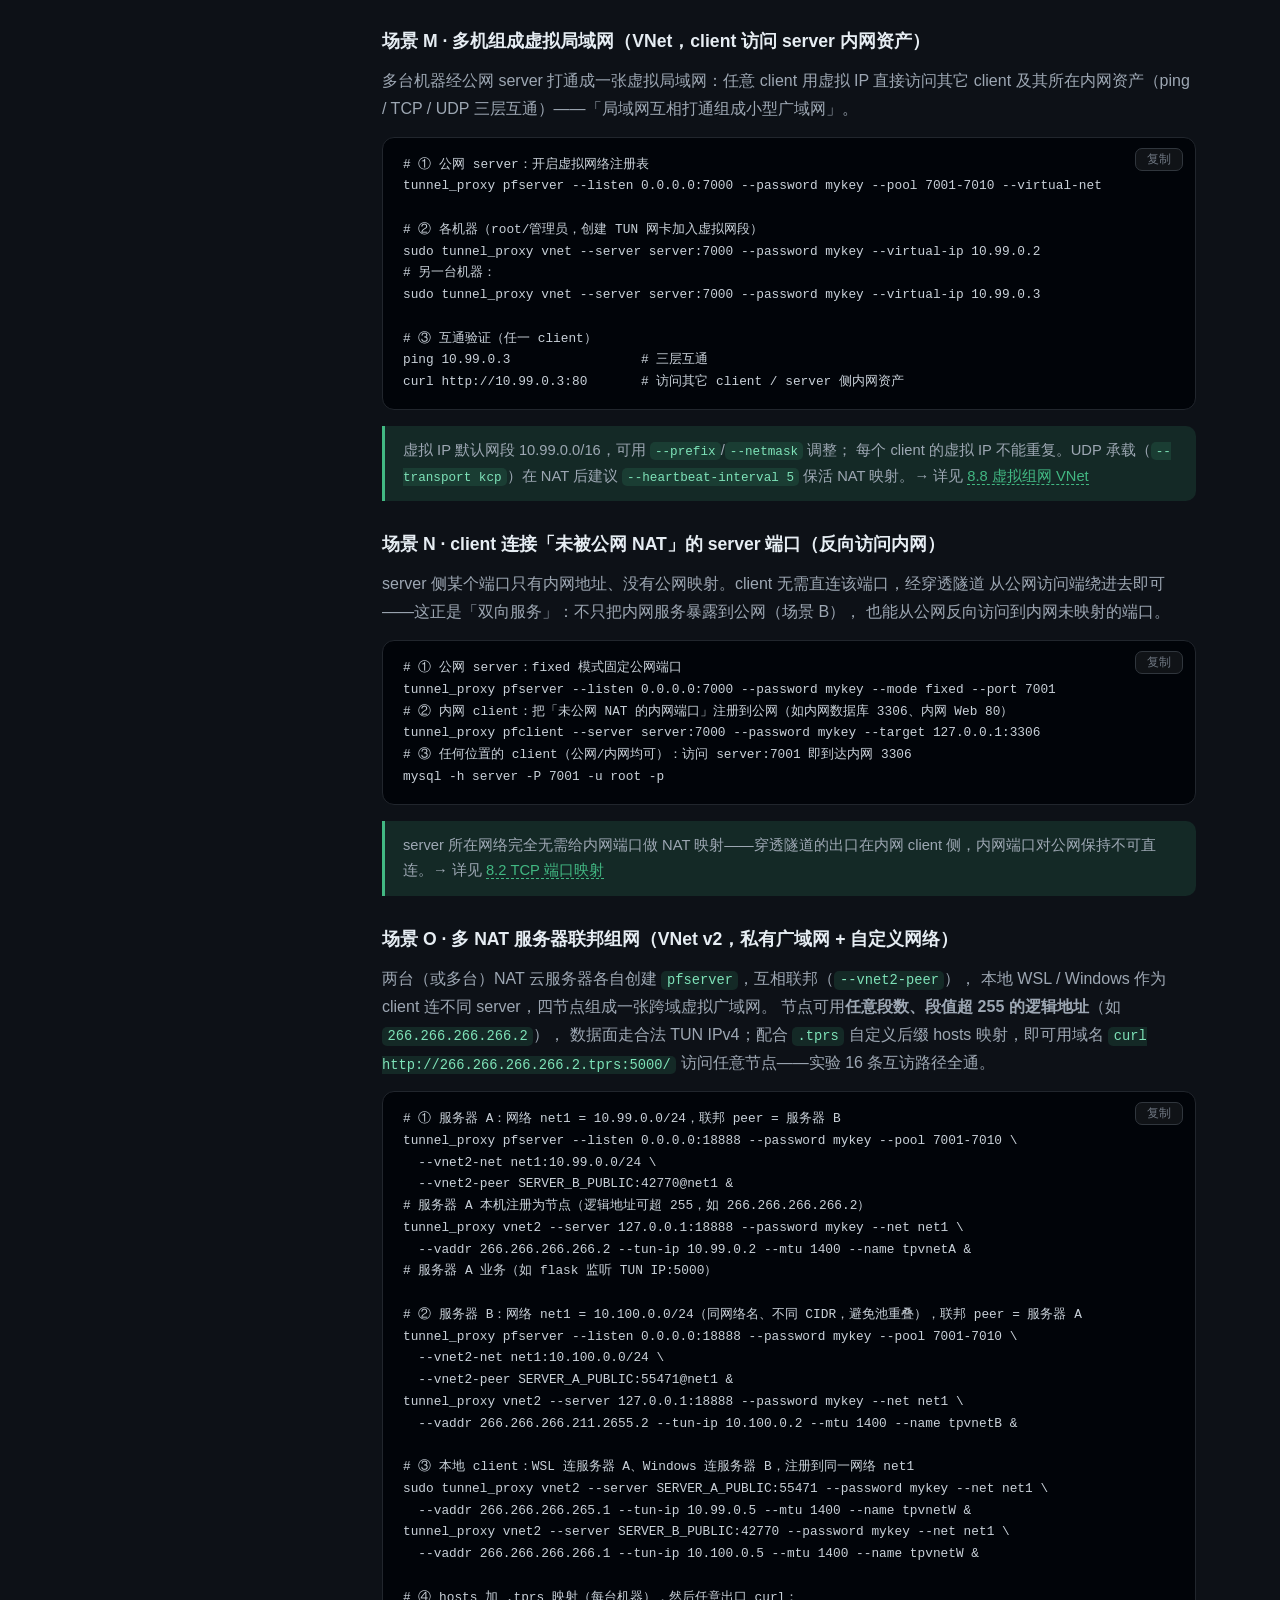
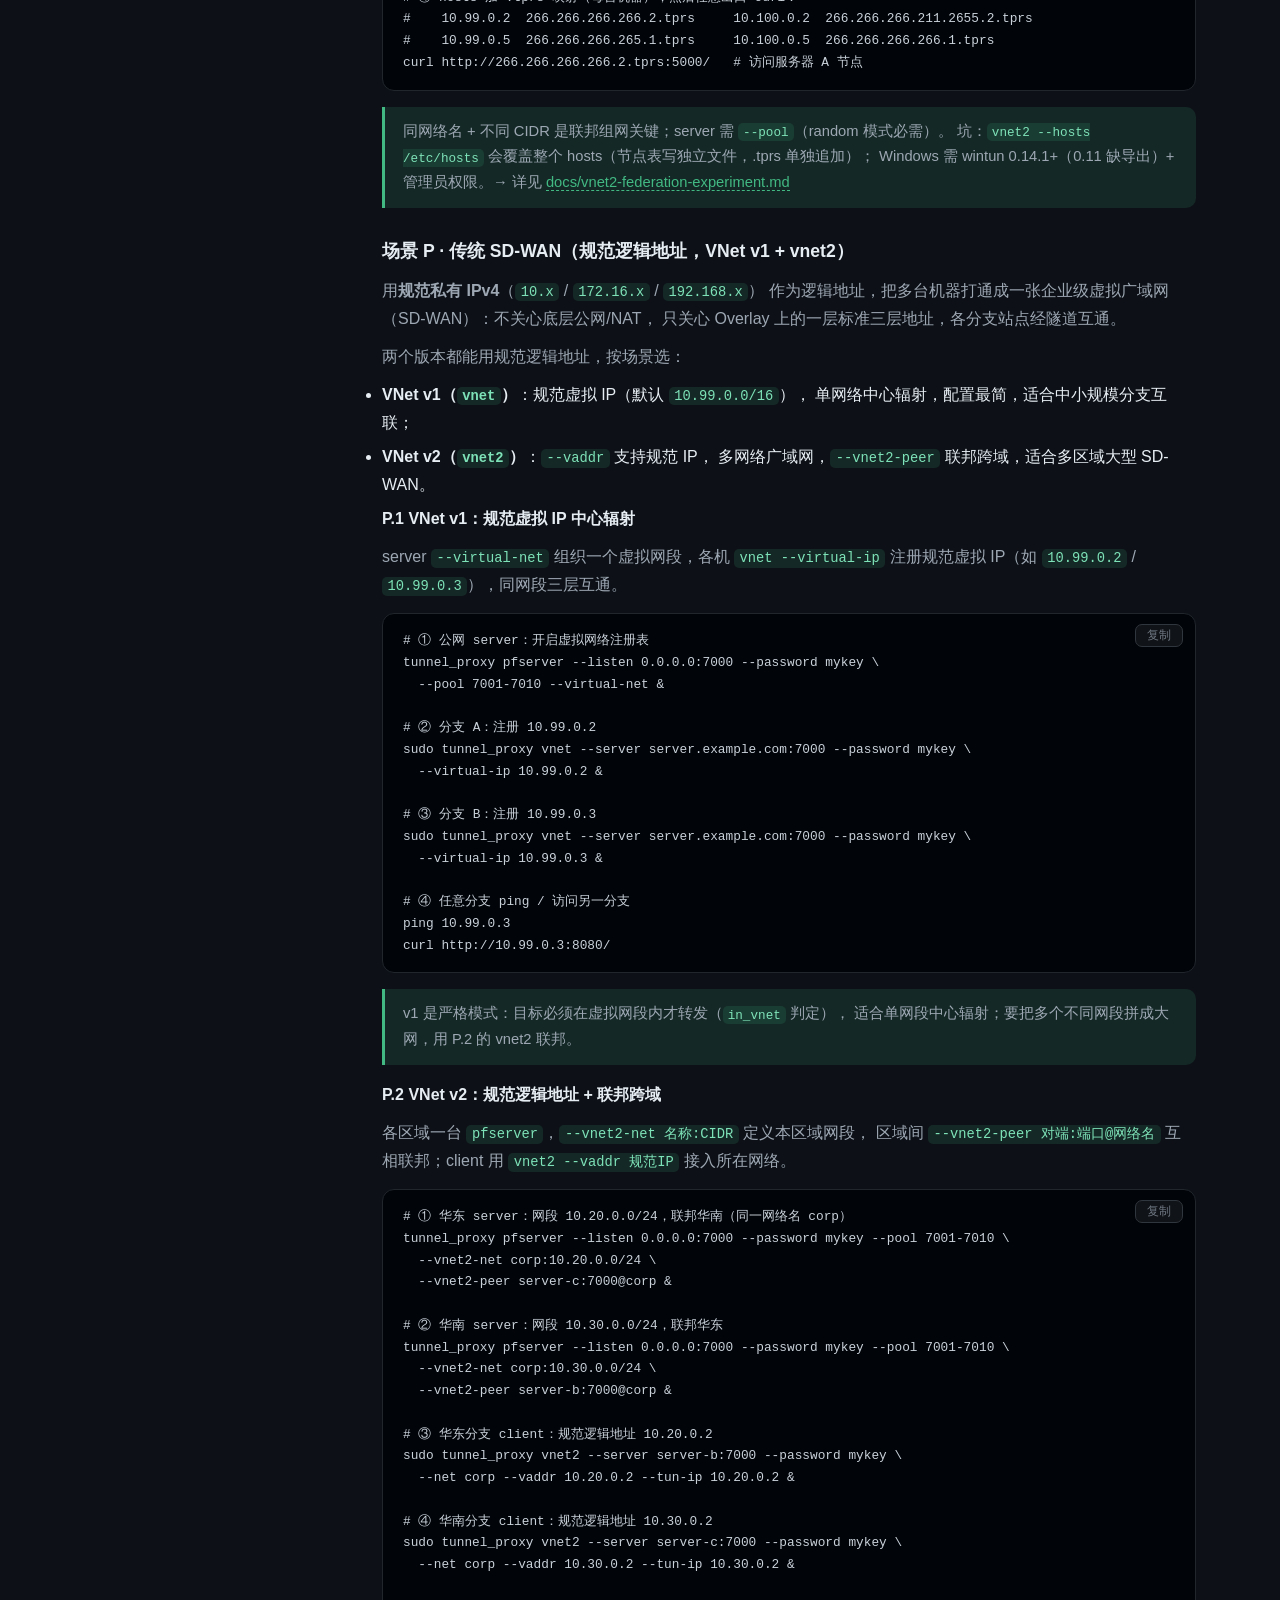
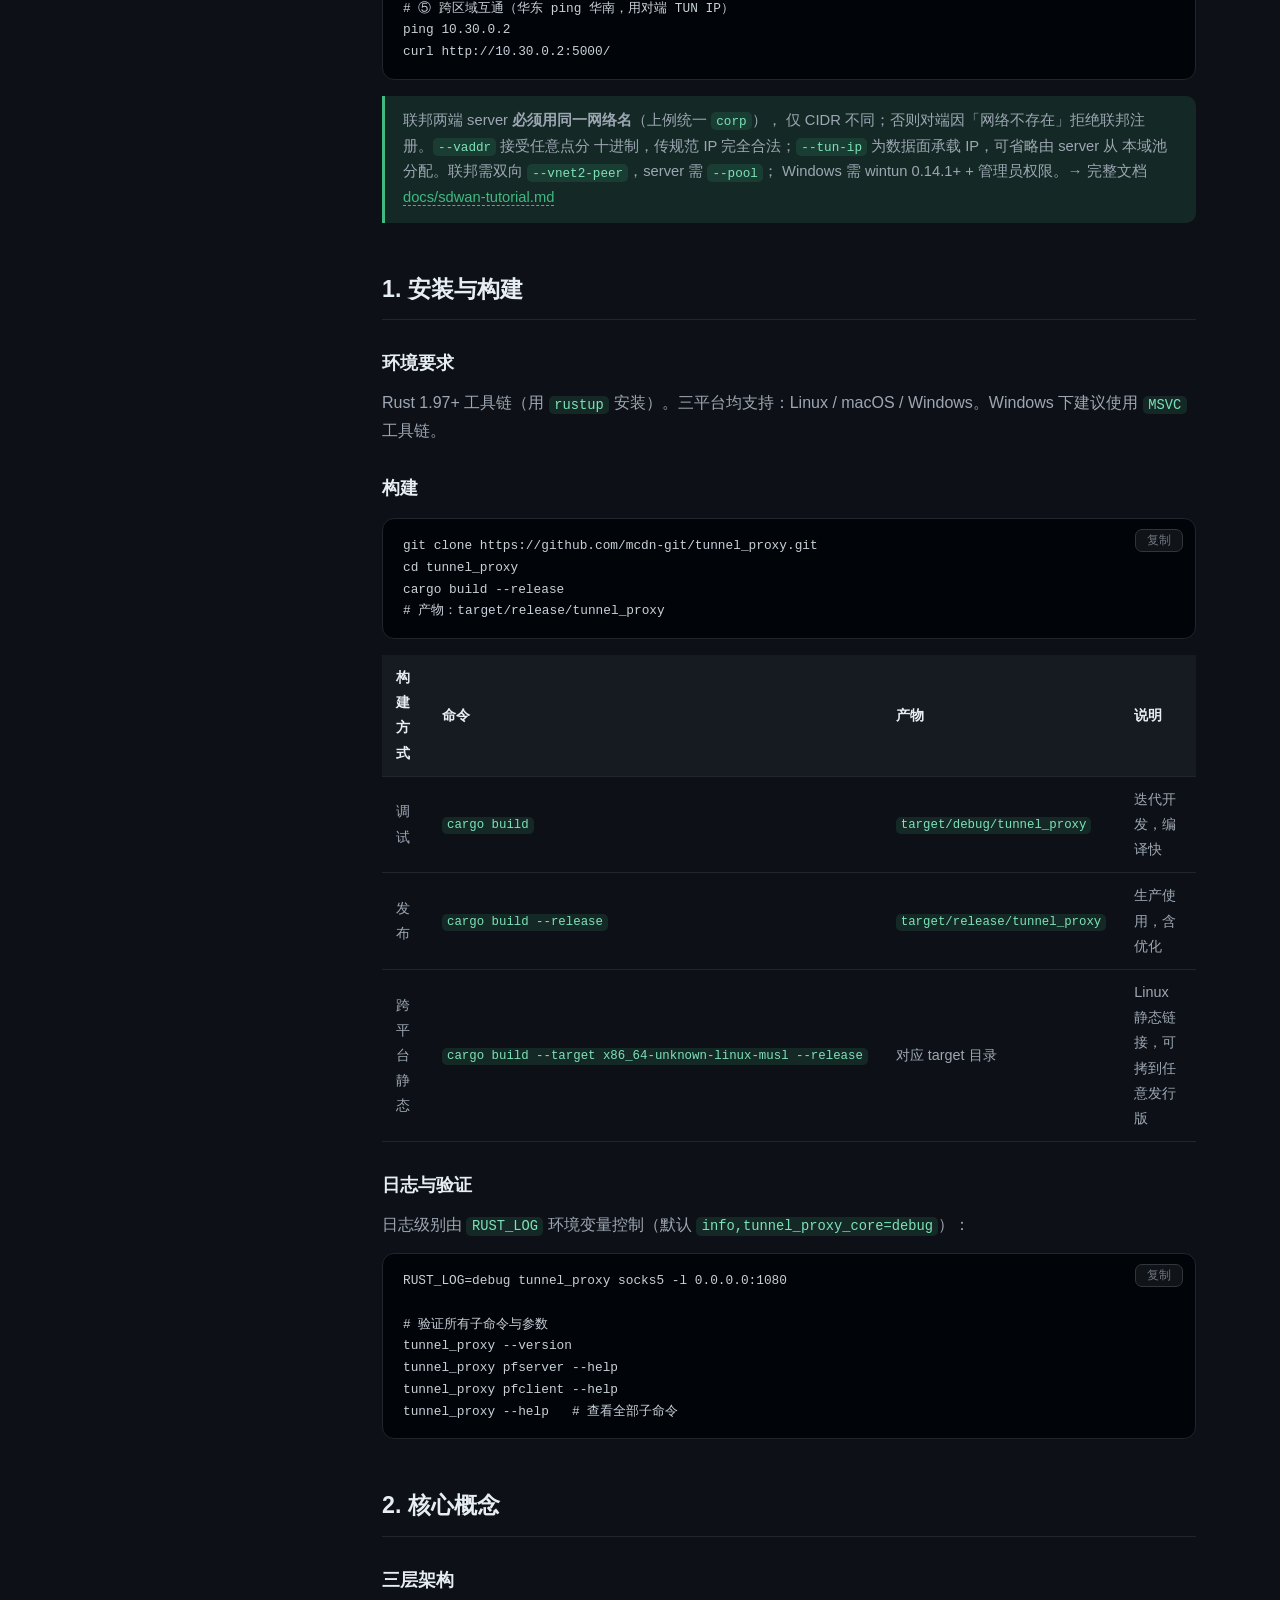
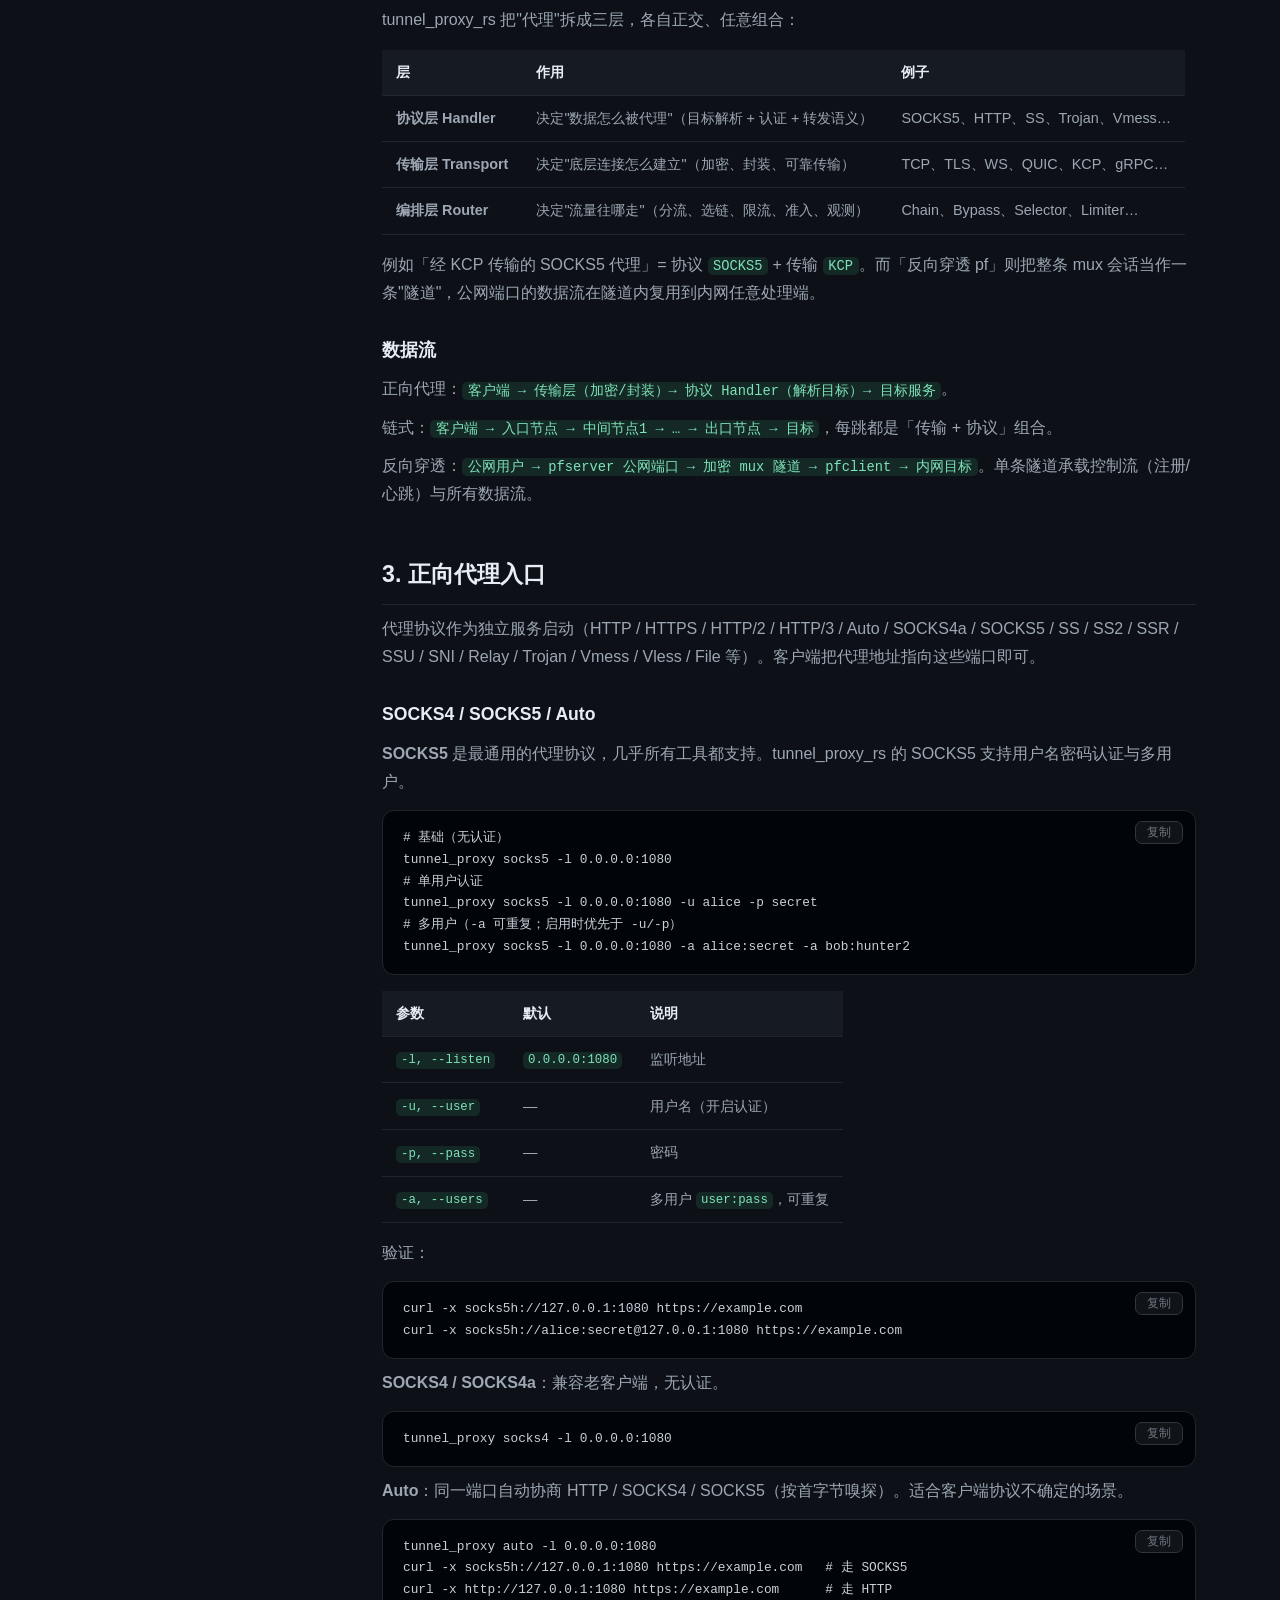
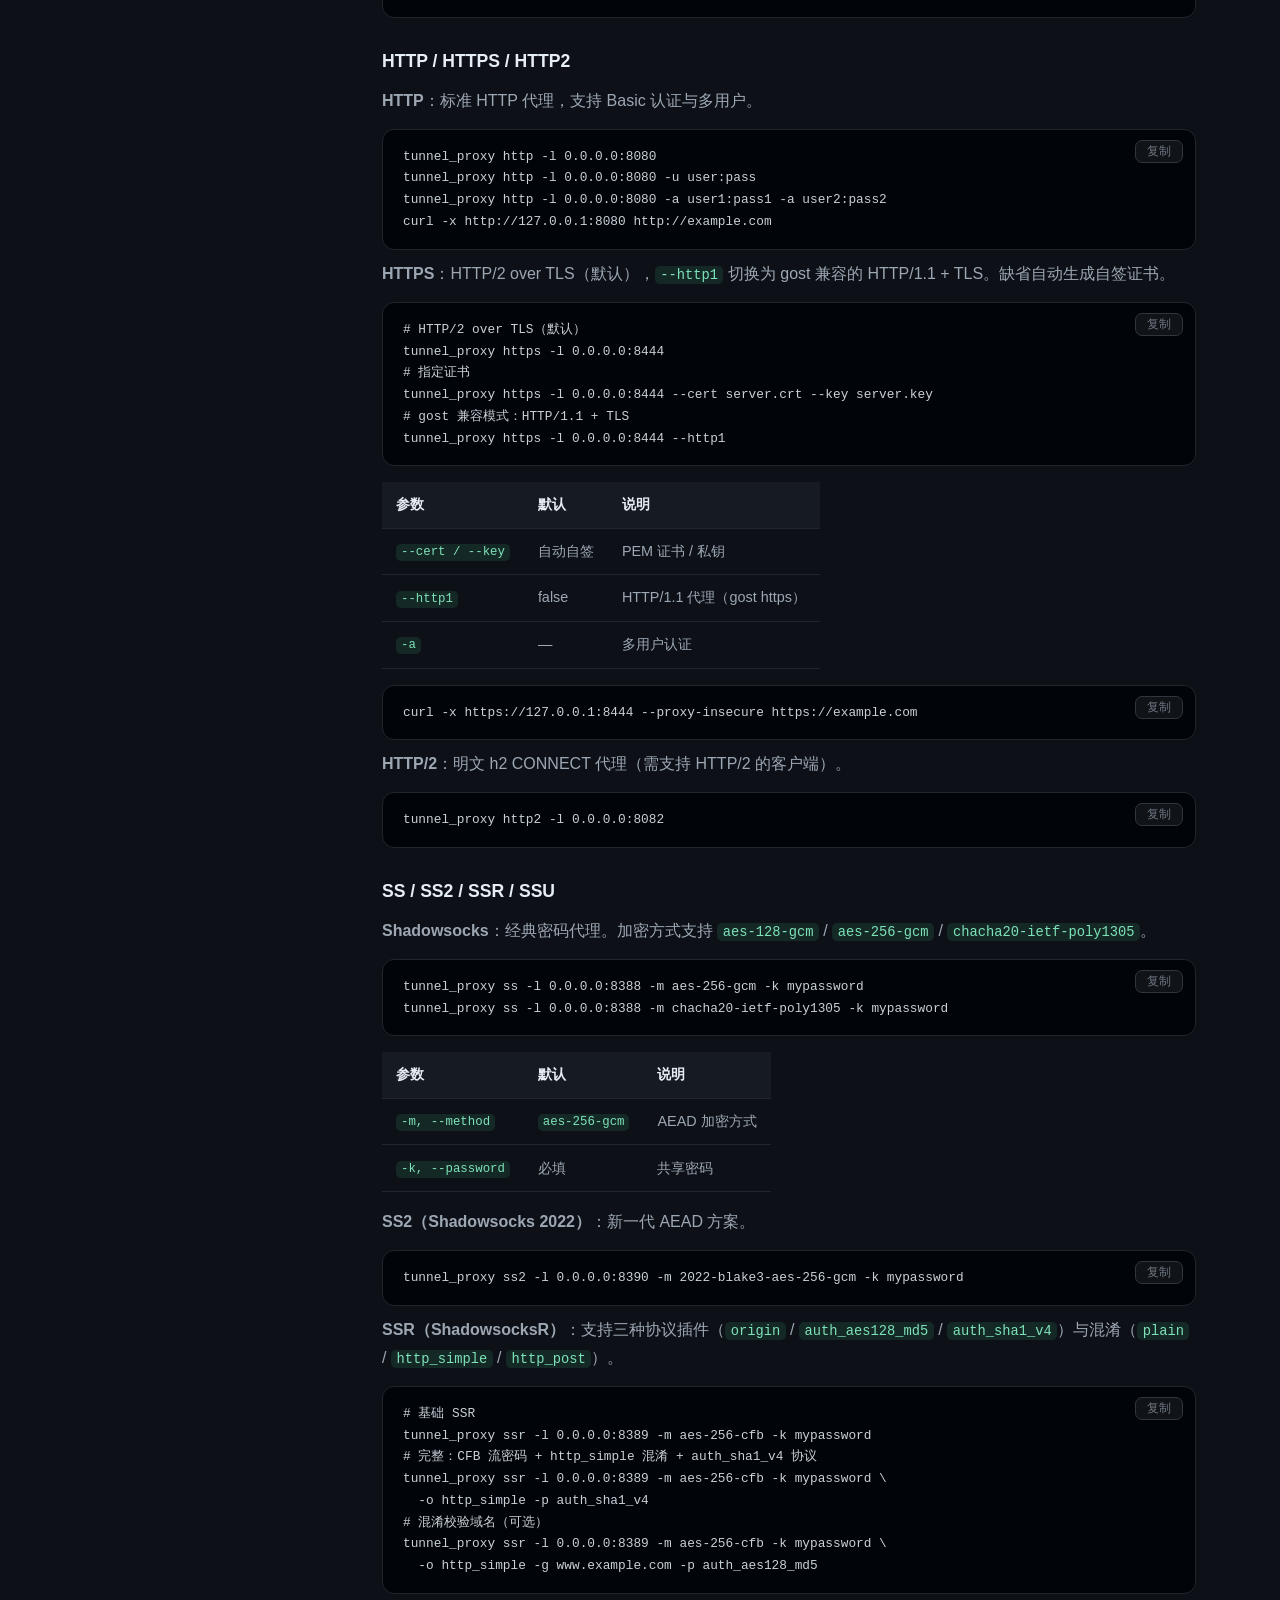
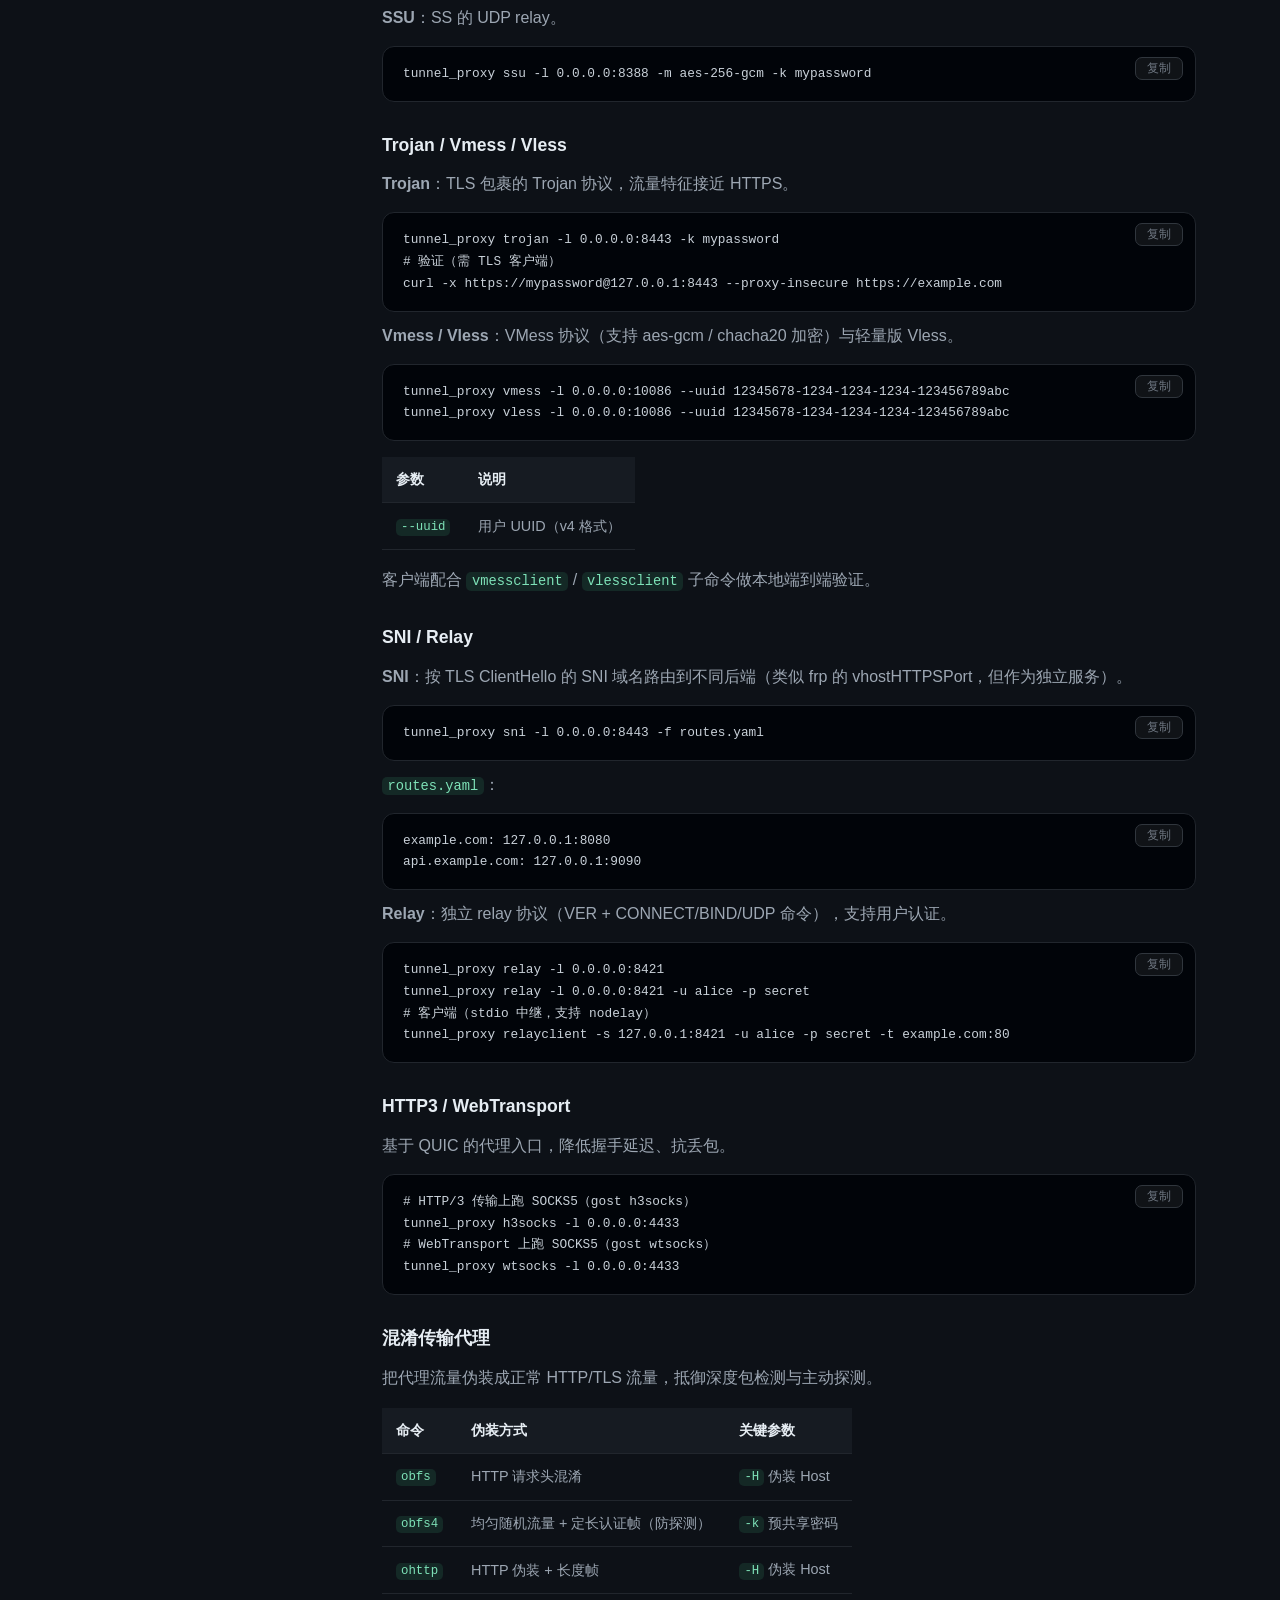
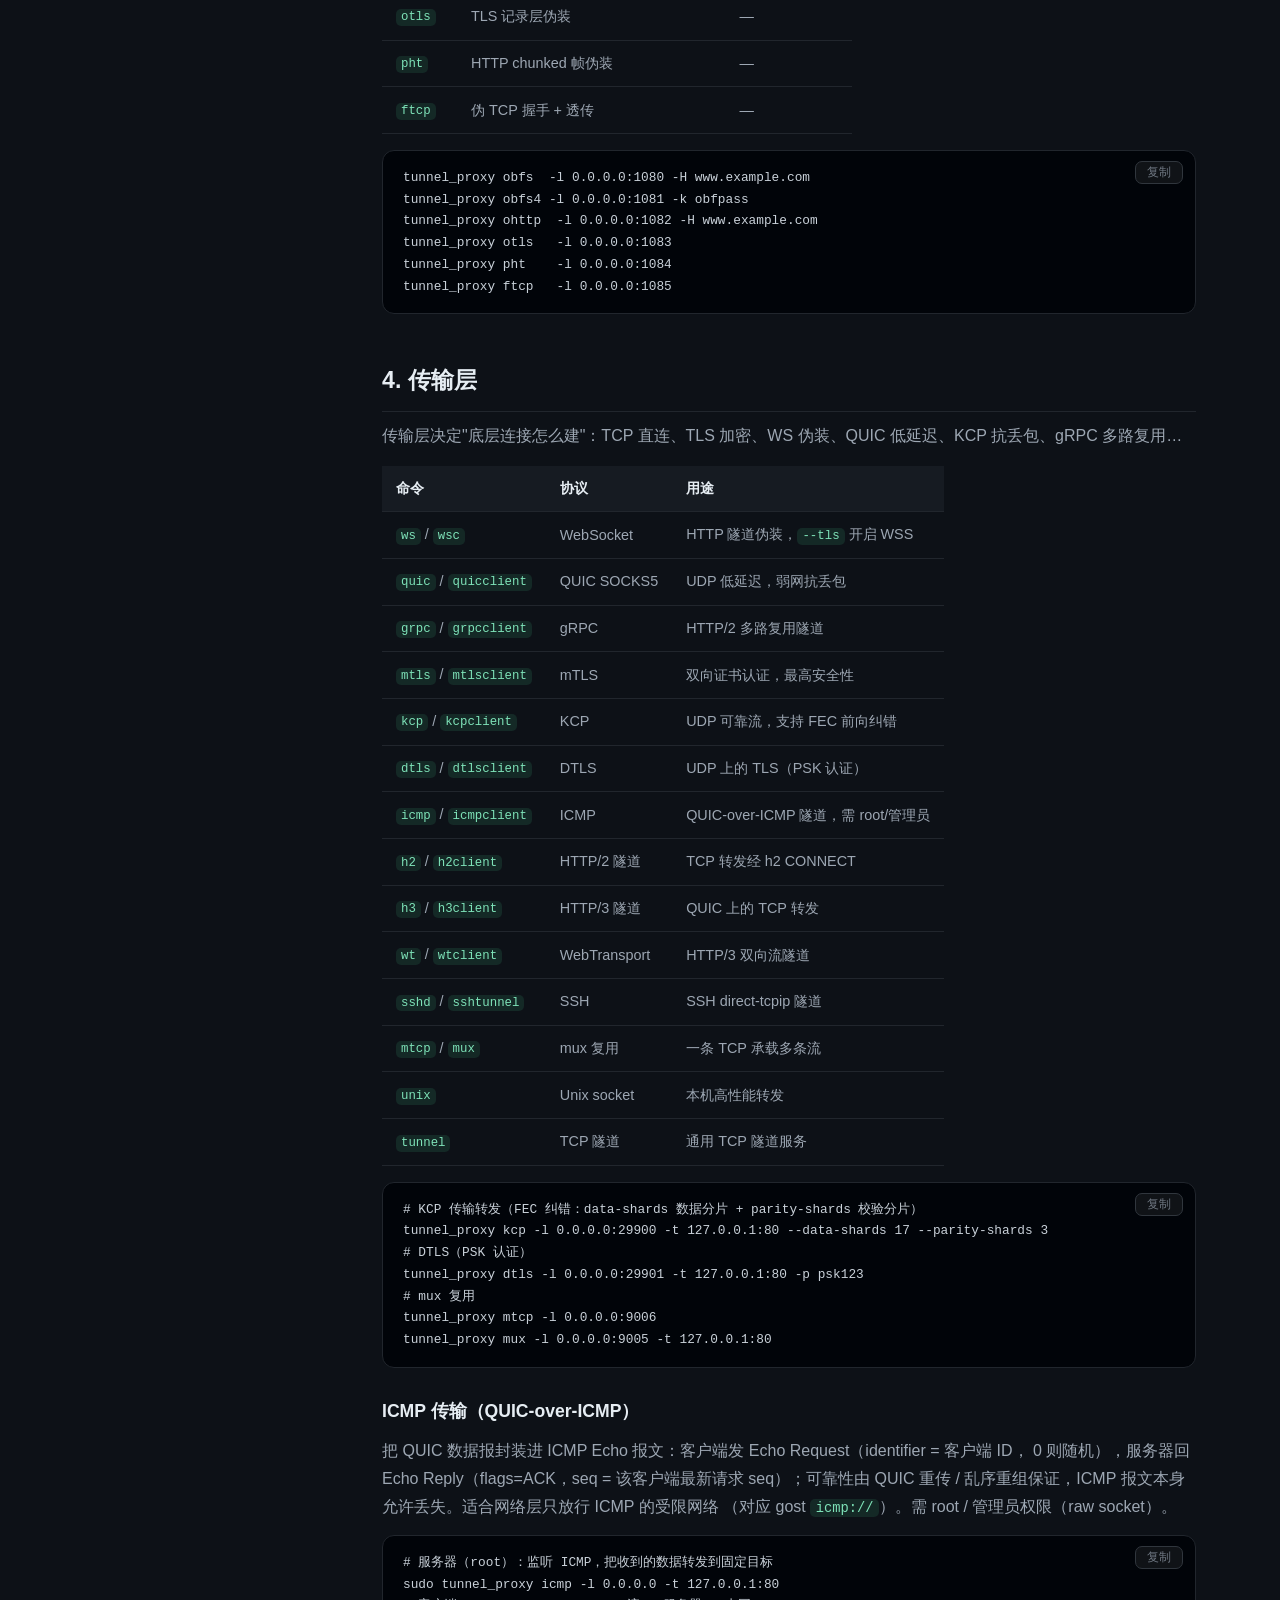
<file: tutorial.html>
<!DOCTYPE html>
<html lang="zh-CN">
<head>
<meta charset="UTF-8">
<meta name="viewport" content="width=device-width, initial-scale=1.0">
<title>使用教程 — tunnel_proxy_rs</title>
<meta name="description" content="tunnel_proxy_rs 完整使用教程：架构概念、代理协议、23 种传输通道（含 ICMP QUIC-over-ICMP）、链式代理、Router 编排、端口转发、反向穿透 pf 全部场景、性能测试、WireGuard 与常见问题。">
<link rel="stylesheet" href="css/style.css">
</head>
<body>

<header class="nav" id="nav">
  <div class="nav-inner">
    <a class="brand" href="index.html">
      <span class="brand-logo">▣</span>
      <span class="brand-name">tunnel_proxy_rs</span>
    </a>
    <nav class="nav-links">
      <a href="index.html#features">特性</a>
      <a href="index.html#pf">反向穿透</a>
      <a href="tutorial.html">教程</a>
      <a href="reference.html">参考</a>
      <a href="concepts.html">概念</a>
      <a href="faq.html">FAQ</a>
      <a class="nav-cta" href="install.html">安装</a>
    </nav>
    <button class="nav-toggle" id="navToggle" aria-label="菜单">☰</button>
  </div>
</header>

<div class="tutorial-layout">
  <aside class="toc" id="toc">
    <p class="toc-title">目录</p>
    <a class="toc-grp" href="#scenarios">0. 场景速查（先看这里）</a>
    <a class="toc-sub" href="#scenario-proxy">A 本机代理上网</a>
    <a class="toc-sub" href="#scenario-expose">B 内网穿透暴露服务</a>
    <a class="toc-sub" href="#scenario-vhost">C 多域名共享端口</a>
    <a class="toc-sub" href="#scenario-lb">D 负载均衡</a>
    <a class="toc-sub" href="#scenario-router">E 企业统一出口</a>
    <a class="toc-sub" href="#scenario-kcp">F 弱网 KCP/QUIC</a>
    <a class="toc-sub" href="#scenario-ssh">G SSH 反向隧道</a>
    <a class="toc-sub" href="#scenario-socks-expose">H 公网端口做代理入口</a>
    <a class="toc-sub" href="#scenario-p2p">I P2P 直连</a>
    <a class="toc-sub" href="#scenario-stcp">J 不暴露端口访问</a>
    <a class="toc-sub" href="#scenario-relay">K 中继寻址 + 令牌一键建隧道</a>
    <a class="toc-sub" href="#scenario-icmp">L 只放行 ICMP 的网络逃生</a>
    <a class="toc-sub" href="#scenario-vnet">M 多机虚拟局域网（VNet）</a>
    <a class="toc-sub" href="#scenario-connect">N 访问未公网 NAT 的 server 端口</a>
    <a class="toc-sub" href="#scenario-vnet2-federation">O 多 NAT 联邦组网（VNet v2）</a>
    <a class="toc-sub" href="#sdwan-traditional">P 传统 SD-WAN（规范逻辑地址）</a>
    <a class="toc-grp" href="#install">1. 安装与构建</a>
    <a class="toc-sub" href="#install-env">环境要求</a>
    <a class="toc-sub" href="#install-build">构建</a>
    <a class="toc-sub" href="#install-log">日志与验证</a>
    <a class="toc-grp" href="#concept">2. 核心概念</a>
    <a class="toc-sub" href="#concept-arch">三层架构</a>
    <a class="toc-sub" href="#concept-flow">数据流</a>
    <a class="toc-grp" href="#proxy">3. 正向代理入口</a>
    <a class="toc-sub" href="#proxy-socks">SOCKS4 / SOCKS5 / Auto</a>
    <a class="toc-sub" href="#proxy-http">HTTP / HTTPS / HTTP2</a>
    <a class="toc-sub" href="#proxy-cipher">SS / SS2 / SSR / SSU</a>
    <a class="toc-sub" href="#proxy-advanced">Trojan / Vmess / Vless</a>
    <a class="toc-sub" href="#proxy-sni-relay">SNI / Relay</a>
    <a class="toc-sub" href="#proxy-http3">HTTP3 / WebTransport</a>
    <a class="toc-sub" href="#proxy-obfs">混淆传输</a>
    <a class="toc-grp" href="#transport">4. 传输层</a>
    <a class="toc-sub" href="#transport-icmp">ICMP 传输（QUIC-over-ICMP）</a>
    <a class="toc-grp" href="#chain">5. 链式代理</a>
    <a class="toc-sub" href="#chain-node">节点字段</a>
    <a class="toc-sub" href="#chain-hops">多 hop 分组</a>
    <a class="toc-grp" href="#router">6. Router 编排与 API</a>
    <a class="toc-sub" href="#router-config">配置详解</a>
    <a class="toc-sub" href="#router-api">API 控制台</a>
    <a class="toc-sub" href="#router-multi">多服务模式</a>
    <a class="toc-grp" href="#forward">7. 端口转发与特殊服务</a>
    <a class="toc-sub" href="#forward-basic">TCP / UDP 转发</a>
    <a class="toc-sub" href="#forward-enc">加密转发</a>
    <a class="toc-sub" href="#forward-special">DNS / File / Stdio / Redirect / Serial</a>
    <a class="toc-grp" href="#pf">8. 反向穿透 pf（重点）</a>
    <a class="toc-sub" href="#pf-arch">架构与注册</a>
    <a class="toc-sub" href="#pf-tcp">TCP 端口映射</a>
    <a class="toc-sub" href="#pf-udp">UDP 穿透</a>
    <a class="toc-sub" href="#pf-vhost">虚拟主机 vhost</a>
    <a class="toc-sub" href="#pf-group">负载均衡组</a>
    <a class="toc-sub" href="#pf-transport">KCP / QUIC 承载</a>
    <a class="toc-sub" href="#pf-proto">协议模式</a>
    <a class="toc-sub" href="#pf-vnet">VNet 虚拟组网</a>
    <a class="toc-sub" href="#pf-params">参数全表</a>
    <a class="toc-grp" href="#bench">9. 性能测试</a>
    <a class="toc-grp" href="#wg">10. WireGuard</a>
    <a class="toc-grp" href="#faq">11. 常见问题</a>
    <a class="toc-grp" href="#quality">12. 质量与文档</a>
  </aside>

  <article class="doc">
    <h1>tunnel_proxy_rs 使用教程</h1>
    <p class="doc-sub">所有命令与 CLI 实现一致，可直接复制运行。想快速上手？先看「0. 场景速查」，按你的需求复制命令即可。</p>

    <!-- ========== 0 场景速查 ========== -->
    <h2 id="scenarios">0. 场景速查（先看这里）</h2>
    <p>按「你想做什么」选择场景，命令已按 <b>公网端 → 内网端 → 客户端验证</b> 完整给出，可直接复制。每个场景末尾标注对应详细章节。</p>

    <h3 id="scenario-proxy">场景 A · 本机代理上网</h3>
    <p>在本机起一个 SOCKS5 代理，浏览器/命令行都走它：</p>
<pre><code># ① 启动 SOCKS5 代理（本机监听）
tunnel_proxy socks5 --listen 0.0.0.0:1080
# ② 验证（另开终端）
curl -x socks5h://127.0.0.1:1080 https://example.com
# 浏览器：设置代理 socks5://127.0.0.1:1080 即可</code></pre>
    <div class="hint">需要认证：<code>socks5 -u alice -p secret</code>；多用户：<code>-a alice:secret</code>。加密代理用 <code>ss</code> / <code>ssr</code> / <code>trojan</code> 子命令。→ 详见 <a class="inline" href="#proxy">3. 正向代理入口</a></div>

    <h3 id="scenario-expose">场景 B · 把内网服务暴露到公网（内网穿透）</h3>
    <p>内网一台机器（如家里 NAS 的 Web）要让公网朋友直接访问，无需公网 IP：</p>
<pre><code># ① 公网服务器（有公网 IP 的云主机）
tunnel_proxy pfserver --listen 0.0.0.0:7000 --password mykey --pool 7001-7010 --mode random
# ② 内网机器（无公网 IP）：把本机 80 端口映射出去
tunnel_proxy pfclient --server server:7000 --password mykey --target 127.0.0.1:80
# ③ 公网用户访问 http://server:&lt;分配端口&gt;（server 日志会打印端口）</code></pre>
    <div class="hint">固定对外端口用 <code>--mode fixed --port 7001</code>；UDP（DNS/游戏）用 <code>--udp</code>。→ 详见 <a class="inline" href="#pf">8. 反向穿透 pf</a></div>

    <h3 id="scenario-vhost">场景 C · 一个公网端口服务多个域名（虚拟主机）</h3>
    <p>多个网站（app.example.com、api.example.com）共用一个公网端口，按 Host/SNI 分流到不同内网机器：</p>
<pre><code># ① 公网 server：vhost 共享端口 8080（HTTPS 用 --vhost-https）
tunnel_proxy pfserver --listen 0.0.0.0:7000 --password mykey --mode fixed --port 7001 \
  --vhost-http 0.0.0.0:8080
# ② 每台内网机器各注册一个域名
tunnel_proxy pfclient --server server:7000 --password mykey --domain app.example.com --target 127.0.0.1:80
tunnel_proxy pfclient --server server:7000 --password mykey --domain api.example.com --target 127.0.0.1:8080
# ③ 公网用户 curl http://app.example.com:8080 → 内网 A；curl http://api.example.com:8080 → 内网 B</code></pre>
    <div class="hint">vhost client 不占端口池；域名未注册返回 404。→ 详见 <a class="inline" href="#pf-vhost">8.4 虚拟主机</a></div>

    <h3 id="scenario-lb">场景 D · 内网服务负载均衡</h3>
    <p>两台内网机器提供同一服务，希望连接轮询分发、单台挂了自动摘除：</p>
<pre><code># ① 公网 server（random 模式，组不占端口）
tunnel_proxy pfserver --listen 0.0.0.0:7000 --password mykey --pool 7001-7010 --mode random
# ② 两台内网机器注册到同一组 web
tunnel_proxy pfclient --server server:7000 --password mykey --group web --target 127.0.0.1:8081
tunnel_proxy pfclient --server server:7000 --password mykey --group web --target 127.0.0.1:8082
# ③ 公网用户连 server:&lt;分配端口&gt;，连接轮流分发；某台断线自动移出</code></pre>
    <div class="hint">配合 <code>--health-check tcp</code> 可定时探活，失败自动摘除。→ 详见 <a class="inline" href="#pf-group">8.5 负载均衡组</a></div>

    <h3 id="scenario-router">场景 E · 企业统一出口代理（Router 编排 + 认证 + 限流 + 监控）</h3>
    <p>公司多人共用一条出口，需要分链、限流、Web 控制台：</p>
<pre><code># router.yaml（示例）
# services:
#   - name: socks
#     addr: 0.0.0.0:1080
#     proto: socks5
#     users: [alice:secret]
# chains: []
tunnel_proxy run --listen 0.0.0.0:1080 --config router.yaml --api 127.0.0.1:18085 \
  --api-user admin --api-pass secret
# 浏览器打开 http://127.0.0.1:18085 查看监控（API 需 Basic 认证）</code></pre>
    <div class="hint">Router 支持多链轮询、bypass 直连、连接/流量限流、Webhook 事件。→ 详见 <a class="inline" href="#router">6. Router 编排与 API</a></div>

    <h3 id="scenario-kcp">场景 F · 弱网链路稳定传输（KCP / QUIC 承载）</h3>
    <p>内网穿透链路丢包严重时，隧道改用 KCP（UDP 可靠流 + 可选 FEC）：</p>
<pre><code># 两端 --transport 必须一致
tunnel_proxy pfserver --listen 0.0.0.0:7000 --password mykey --pool 7001-7010 --transport kcp
tunnel_proxy pfclient --server server:7000 --password mykey --target 127.0.0.1:80 --transport kcp</code></pre>
    <div class="hint">QUIC 同理（更低握手延迟）；需要加密传输用 <code>tls</code>/<code>mtls</code>；WebSocket 承载用 <code>ws</code>/<code>wss</code>。→ 详见 <a class="inline" href="#pf-transport">8.6 传输承载</a></div>

    <h3 id="scenario-ssh">场景 G · 用标准 SSH 客户端建反向隧道（SSH Gateway）</h3>
    <p>不装 pfclient，直接用系统自带 <code>ssh -R</code> 把内网端口映射到公网：</p>
<pre><code># ① 公网 server 开启 SSH Gateway
tunnel_proxy pfserver --listen 0.0.0.0:7000 --password mykey --ssh-gateway 0.0.0.0:2222 \
  --ssh-gateway-user u --ssh-gateway-pass p
# ② 内网机器执行标准 ssh 命令
ssh -R 7000:127.0.0.1:80 u@server
# ③ 公网用户访问 http://server:7000 → 内网 80</code></pre>
    <div class="hint">无需安装任何客户端，SSH 原生支持。→ 详见 <a class="inline" href="#pf">8. 反向穿透 pf</a></div>

    <h3 id="scenario-socks-expose">场景 H · 公网端口 = 标准代理入口（把内网代理「搬」到公网）</h3>
    <p>内网有一台 SOCKS5/SS 代理，想让公网用户直接连：</p>
<pre><code># 内网 client：把公网端口 8080 变成「后端在内网的 SOCKS5 代理」
tunnel_proxy pfclient --server server:7000 --password mykey --mode client --port 8080 --proto socks5
# 公网用户：curl -x socks5h://server:8080 https://example.com</code></pre>
    <div class="hint">--proto 支持 socks5/http/ss/trojan/vmess/vless 等全部协议。→ 详见 <a class="inline" href="#pf-proto">8.7 协议模式</a></div>

    <h3 id="scenario-p2p">场景 I · P2P 直连（XTCP，不经服务器转发）</h3>
    <p>两台都有 NAT 的内网机器直连互访，服务器只做牵线：</p>
<pre><code># 目标端（内网）：注册 XTCP 服务，自动启动 UDP 打洞（KCP 加密数据面）
tunnel_proxy pfclient --server server:7000 --password mykey --xtcp-server xt1 \
  --xtcp-secret key1 --target 127.0.0.1:80
# （可选）指定 STUN 服务器：--stun-server stun.xxx.com:3478
# 目标端有 NAT 端口映射时，可直接指定 TCP 直连地址（bind@public 分离）：
#   bind=0.0.0.0:16666（本机绑定，云 NAT 53030→16666），public=120.220.73.189:53030（对外公布）
tunnel_proxy pfclient --server server:7000 --password mykey --xtcp-server xt1 \
  --xtcp-secret key1 --target 127.0.0.1:80 --xtcp-punch "0.0.0.0:16666@120.220.73.189:53030"
# 访问端（内网）：本地监听 9000，UDP 打洞 / TCP 直连失败自动回退中转
tunnel_proxy pfclient --server server:7000 --password mykey --xtcp-server xt1 \
  --xtcp-secret key1 --xtcp-listen 127.0.0.1:9000</code></pre>
    <div class="hint">打洞流程：目标端候选地址（local + STUN 公网映射）经 frps 交换 → 访问端
    UDP 打洞 → KCP 可靠流 + AES-256-GCM 加密数据面。全锥形/受限锥形 NAT 可穿透；
    <b>对称 NAT / CGNAT 无法穿透时自动回退中继</b>。指定 <code>--xtcp-punch "bind@public"</code>
    时优先 TCP 直连（绑定本地端口、公布 NAT 映射公网端口），数据不经服务器中转（严格 P2P）。
    → 详见 <a class="inline" href="#pf">8. 反向穿透 pf</a></div>

    <h3 id="scenario-stcp">场景 J · 不暴露公网端口的点对点访问（STCP）</h3>
    <p>远程访问家里电脑的 SSH/数据库，但不想把端口暴露到公网：</p>
<pre><code># 目标端（家里）：注册服务（不占公网端口）
tunnel_proxy pfclient --server server:7000 --password mykey --stcp-server svc1 \
  --stcp-secret key1 --target 127.0.0.1:22
# 访问端（你）：本地监听 9000，连接经服务器按密钥中转
tunnel_proxy pfclient --server server:7000 --password mykey --stcp-server svc1 \
  --stcp-secret key1 --stcp-listen 127.0.0.1:9000
# 然后 ssh -p 9000 user@127.0.0.1</code></pre>
    <div class="hint">公网完全不暴露端口，只有持密钥的访问端能连。→ 详见 <a class="inline" href="#pf">8. 反向穿透 pf</a></div>

    <h3 id="scenario-relay">场景 K · 中继寻址 + 令牌一键建隧道（DP02/DP03）</h3>
    <p>pfserver 也在 NAT 后、client 无法直连时，双方经加密中继按 ID 寻址互连；连接令牌把密码与地址打包，一条命令建隧道：</p>
<pre><code># ① 中继（DERP-like，按 ID 转发加密包）
tunnel_proxy pfrelay -l 0.0.0.0:7001
# ② pfserver（在 NAT 后）主动连中继注册
tunnel_proxy pfserver --transport relay --relay-addr relay:7001 --relay-id srv1 \
  --password mykey --pool 7001-7010
# ③ 生成连接令牌（密码须与 pfserver --password 一致）
tunnel_proxy token-gen --password mykey --relay relay:7001 --relay-id srv1
# ④ 任一台机器拿令牌一键建隧道
tunnel_proxy tc --token tp... --target 127.0.0.1:80
# 公网用户访问 http://server:&lt;分配端口&gt; 即到达内网 80</code></pre>
    <div class="hint">中继只转发 pf 已加密的字节流（SS2 + mux），<b>中继不可解密</b>；公共/自建中继均可。
    对称 NAT/CGNAT 下 XTCP 打洞失败也会自动回退经中继。→ 详见 <a class="inline" href="#pf">8. 反向穿透 pf</a></div>

    <h3 id="scenario-icmp">场景 L · 只放行 ICMP 的网络里建隧道（QUIC-over-ICMP）</h3>
    <p>网络层封锁、只允许 ICMP 时，把 QUIC 数据报封装进 ICMP Echo 报文逃生（对应 gost <code>icmp://</code>）。需 root/管理员权限：</p>
<pre><code># ① 服务器（root，Linux/macOS 或 Windows 管理员）：监听 ICMP，转发到固定目标
sudo tunnel_proxy icmp -l 0.0.0.0 -t 127.0.0.1:80
# ② 客户端（root）：stdio → ICMP → 服务器 → 内网 80
echo "GET / HTTP/1.0\r\n\r\n" | sudo tunnel_proxy icmpclient -s server --id 7
# ③ --id 0 为随机 ID（多客户端区分用固定 ID）</code></pre>
    <div class="hint">可靠性由 QUIC 重传保证，ICMP 报文本身允许丢失；客户端 ID 对齐 gost
    <code>icmp://server:ID</code> 语义。→ 详见 <a class="inline" href="#transport-icmp">4.1 ICMP 传输</a></div>

    <h3 id="scenario-vnet">场景 M · 多机组成虚拟局域网（VNet，client 访问 server 内网资产）</h3>
    <p>多台机器经公网 server 打通成一张虚拟局域网：任意 client 用虚拟 IP 直接访问其它
    client 及其所在内网资产（ping / TCP / UDP 三层互通）——「局域网互相打通组成小型广域网」。</p>
<pre><code># ① 公网 server：开启虚拟网络注册表
tunnel_proxy pfserver --listen 0.0.0.0:7000 --password mykey --pool 7001-7010 --virtual-net

# ② 各机器（root/管理员，创建 TUN 网卡加入虚拟网段）
sudo tunnel_proxy vnet --server server:7000 --password mykey --virtual-ip 10.99.0.2
# 另一台机器：
sudo tunnel_proxy vnet --server server:7000 --password mykey --virtual-ip 10.99.0.3

# ③ 互通验证（任一 client）
ping 10.99.0.3                 # 三层互通
curl http://10.99.0.3:80       # 访问其它 client / server 侧内网资产</code></pre>
    <div class="hint">虚拟 IP 默认网段 10.99.0.0/16，可用 <code>--prefix</code>/<code>--netmask</code> 调整；
    每个 client 的虚拟 IP 不能重复。UDP 承载（<code>--transport kcp</code>）在 NAT 后建议
    <code>--heartbeat-interval 5</code> 保活 NAT 映射。→ 详见 <a class="inline" href="#pf-vnet">8.8 虚拟组网 VNet</a></div>

    <h3 id="scenario-connect">场景 N · client 连接「未被公网 NAT」的 server 端口（反向访问内网）</h3>
    <p>server 侧某个端口只有内网地址、没有公网映射。client 无需直连该端口，经穿透隧道
    从公网访问端绕进去即可——这正是「双向服务」：不只把内网服务暴露到公网（场景 B），
    也能从公网反向访问到内网未映射的端口。</p>
<pre><code># ① 公网 server：fixed 模式固定公网端口
tunnel_proxy pfserver --listen 0.0.0.0:7000 --password mykey --mode fixed --port 7001
# ② 内网 client：把「未公网 NAT 的内网端口」注册到公网（如内网数据库 3306、内网 Web 80）
tunnel_proxy pfclient --server server:7000 --password mykey --target 127.0.0.1:3306
# ③ 任何位置的 client（公网/内网均可）：访问 server:7001 即到达内网 3306
mysql -h server -P 7001 -u root -p</code></pre>
    <div class="hint">server 所在网络完全无需给内网端口做 NAT 映射——穿透隧道的出口在内网 client
    侧，内网端口对公网保持不可直连。→ 详见 <a class="inline" href="#pf-tcp">8.2 TCP 端口映射</a></div>

    <h3 id="scenario-vnet2-federation">场景 O · 多 NAT 服务器联邦组网（VNet v2，私有广域网 + 自定义网络）</h3>
    <p>两台（或多台）NAT 云服务器各自创建 <code>pfserver</code>，互相联邦（<code>--vnet2-peer</code>），
    本地 WSL / Windows 作为 client 连不同 server，四节点组成一张跨域虚拟广域网。
    节点可用<strong>任意段数、段值超 255 的逻辑地址</strong>（如 <code>266.266.266.266.2</code>），
    数据面走合法 TUN IPv4；配合 <code>.tprs</code> 自定义后缀 hosts 映射，即可用域名
    <code>curl http://266.266.266.266.2.tprs:5000/</code> 访问任意节点——实验 16 条互访路径全通。</p>
<pre><code># ① 服务器 A：网络 net1 = 10.99.0.0/24，联邦 peer = 服务器 B
tunnel_proxy pfserver --listen 0.0.0.0:18888 --password mykey --pool 7001-7010 \
  --vnet2-net net1:10.99.0.0/24 \
  --vnet2-peer SERVER_B_PUBLIC:42770@net1 &
# 服务器 A 本机注册为节点（逻辑地址可超 255，如 266.266.266.266.2）
tunnel_proxy vnet2 --server 127.0.0.1:18888 --password mykey --net net1 \
  --vaddr 266.266.266.266.2 --tun-ip 10.99.0.2 --mtu 1400 --name tpvnetA &
# 服务器 A 业务（如 flask 监听 TUN IP:5000）

# ② 服务器 B：网络 net1 = 10.100.0.0/24（同网络名、不同 CIDR，避免池重叠），联邦 peer = 服务器 A
tunnel_proxy pfserver --listen 0.0.0.0:18888 --password mykey --pool 7001-7010 \
  --vnet2-net net1:10.100.0.0/24 \
  --vnet2-peer SERVER_A_PUBLIC:55471@net1 &
tunnel_proxy vnet2 --server 127.0.0.1:18888 --password mykey --net net1 \
  --vaddr 266.266.266.211.2655.2 --tun-ip 10.100.0.2 --mtu 1400 --name tpvnetB &

# ③ 本地 client：WSL 连服务器 A、Windows 连服务器 B，注册到同一网络 net1
sudo tunnel_proxy vnet2 --server SERVER_A_PUBLIC:55471 --password mykey --net net1 \
  --vaddr 266.266.266.265.1 --tun-ip 10.99.0.5 --mtu 1400 --name tpvnetW &
tunnel_proxy vnet2 --server SERVER_B_PUBLIC:42770 --password mykey --net net1 \
  --vaddr 266.266.266.266.1 --tun-ip 10.100.0.5 --mtu 1400 --name tpvnetW &

# ④ hosts 加 .tprs 映射（每台机器），然后任意出口 curl：
#    10.99.0.2  266.266.266.266.2.tprs     10.100.0.2  266.266.266.211.2655.2.tprs
#    10.99.0.5  266.266.266.265.1.tprs     10.100.0.5  266.266.266.266.1.tprs
curl http://266.266.266.266.2.tprs:5000/   # 访问服务器 A 节点</code></pre>
    <div class="hint">同网络名 + 不同 CIDR 是联邦组网关键；server 需 <code>--pool</code>（random 模式必需）。
    坑：<code>vnet2 --hosts /etc/hosts</code> 会覆盖整个 hosts（节点表写独立文件，.tprs 单独追加）；
    Windows 需 wintun 0.14.1+（0.11 缺导出）+ 管理员权限。→ 详见
    <a class="inline" href="../../docs/vnet2-federation-experiment.md">docs/vnet2-federation-experiment.md</a></div>

    <h3 id="sdwan-traditional">场景 P · 传统 SD-WAN（规范逻辑地址，VNet v1 + vnet2）</h3>
    <p>用<strong>规范私有 IPv4</strong>（<code>10.x</code> / <code>172.16.x</code> / <code>192.168.x</code>）
    作为逻辑地址，把多台机器打通成一张企业级虚拟广域网（SD-WAN）：不关心底层公网/NAT，
    只关心 Overlay 上的一层标准三层地址，各分支站点经隧道互通。</p>
    <p>两个版本都能用规范逻辑地址，按场景选：</p>
    <ul>
      <li><strong>VNet v1（<code>vnet</code>）</strong>：规范虚拟 IP（默认 <code>10.99.0.0/16</code>），
      单网络中心辐射，配置最简，适合中小规模分支互联；</li>
      <li><strong>VNet v2（<code>vnet2</code>）</strong>：<code>--vaddr</code> 支持规范 IP，
      多网络广域网，<code>--vnet2-peer</code> 联邦跨域，适合多区域大型 SD-WAN。</li>
    </ul>
    <h4 id="sdwan-v1">P.1 VNet v1：规范虚拟 IP 中心辐射</h4>
    <p>server <code>--virtual-net</code> 组织一个虚拟网段，各机 <code>vnet --virtual-ip</code>
    注册规范虚拟 IP（如 <code>10.99.0.2</code> / <code>10.99.0.3</code>），同网段三层互通。</p>
<pre><code># ① 公网 server：开启虚拟网络注册表
tunnel_proxy pfserver --listen 0.0.0.0:7000 --password mykey \
  --pool 7001-7010 --virtual-net &

# ② 分支 A：注册 10.99.0.2
sudo tunnel_proxy vnet --server server.example.com:7000 --password mykey \
  --virtual-ip 10.99.0.2 &

# ③ 分支 B：注册 10.99.0.3
sudo tunnel_proxy vnet --server server.example.com:7000 --password mykey \
  --virtual-ip 10.99.0.3 &

# ④ 任意分支 ping / 访问另一分支
ping 10.99.0.3
curl http://10.99.0.3:8080/</code></pre>
    <div class="hint">v1 是严格模式：目标必须在虚拟网段内才转发（<code>in_vnet</code> 判定），
    适合单网段中心辐射；要把多个不同网段拼成大网，用 P.2 的 vnet2 联邦。</div>
    <h4 id="sdwan-v2">P.2 VNet v2：规范逻辑地址 + 联邦跨域</h4>
    <p>各区域一台 <code>pfserver</code>，<code>--vnet2-net 名称:CIDR</code> 定义本区域网段，
    区域间 <code>--vnet2-peer 对端:端口@网络名</code> 互相联邦；client 用
    <code>vnet2 --vaddr 规范IP</code> 接入所在网络。</p>
<pre><code># ① 华东 server：网段 10.20.0.0/24，联邦华南（同一网络名 corp）
tunnel_proxy pfserver --listen 0.0.0.0:7000 --password mykey --pool 7001-7010 \
  --vnet2-net corp:10.20.0.0/24 \
  --vnet2-peer server-c:7000@corp &

# ② 华南 server：网段 10.30.0.0/24，联邦华东
tunnel_proxy pfserver --listen 0.0.0.0:7000 --password mykey --pool 7001-7010 \
  --vnet2-net corp:10.30.0.0/24 \
  --vnet2-peer server-b:7000@corp &

# ③ 华东分支 client：规范逻辑地址 10.20.0.2
sudo tunnel_proxy vnet2 --server server-b:7000 --password mykey \
  --net corp --vaddr 10.20.0.2 --tun-ip 10.20.0.2 &

# ④ 华南分支 client：规范逻辑地址 10.30.0.2
sudo tunnel_proxy vnet2 --server server-c:7000 --password mykey \
  --net corp --vaddr 10.30.0.2 --tun-ip 10.30.0.2 &

# ⑤ 跨区域互通（华东 ping 华南，用对端 TUN IP）
ping 10.30.0.2
curl http://10.30.0.2:5000/</code></pre>
    <div class="hint">联邦两端 server <b>必须用同一网络名</b>（上例统一 <code>corp</code>），
    仅 CIDR 不同；否则对端因「网络不存在」拒绝联邦注册。<code>--vaddr</code> 接受任意点分
    十进制，传规范 IP 完全合法；<code>--tun-ip</code> 为数据面承载 IP，可省略由 server 从
    本域池分配。联邦需双向 <code>--vnet2-peer</code>，server 需 <code>--pool</code>；
    Windows 需 wintun 0.14.1+ + 管理员权限。→ 完整文档
    <a class="inline" href="../../docs/sdwan-tutorial.md">docs/sdwan-tutorial.md</a></div>

    <!-- ========== 1 安装 ========== -->
    <h2 id="install">1. 安装与构建</h2>
    <h3 id="install-env">环境要求</h3>
    <p>Rust 1.97+ 工具链（用 <code>rustup</code> 安装）。三平台均支持：Linux / macOS / Windows。Windows 下建议使用 <code>MSVC</code> 工具链。</p>
    <h3 id="install-build">构建</h3>
    <pre><code>git clone https://github.com/mcdn-git/tunnel_proxy.git
cd tunnel_proxy
cargo build --release
# 产物：target/release/tunnel_proxy</code></pre>
    <table>
      <tr><th>构建方式</th><th>命令</th><th>产物</th><th>说明</th></tr>
      <tr><td>调试</td><td><code>cargo build</code></td><td><code>target/debug/tunnel_proxy</code></td><td>迭代开发，编译快</td></tr>
      <tr><td>发布</td><td><code>cargo build --release</code></td><td><code>target/release/tunnel_proxy</code></td><td>生产使用，含优化</td></tr>
      <tr><td>跨平台静态</td><td><code>cargo build --target x86_64-unknown-linux-musl --release</code></td><td>对应 target 目录</td><td>Linux 静态链接，可拷到任意发行版</td></tr>
    </table>
    <h3 id="install-log">日志与验证</h3>
    <p>日志级别由 <code>RUST_LOG</code> 环境变量控制（默认 <code>info,tunnel_proxy_core=debug</code>）：</p>
    <pre><code>RUST_LOG=debug tunnel_proxy socks5 -l 0.0.0.0:1080

# 验证所有子命令与参数
tunnel_proxy --version
tunnel_proxy pfserver --help
tunnel_proxy pfclient --help
tunnel_proxy --help   # 查看全部子命令</code></pre>

    <!-- ========== 2 概念 ========== -->
    <h2 id="concept">2. 核心概念</h2>
    <h3 id="concept-arch">三层架构</h3>
    <p>tunnel_proxy_rs 把"代理"拆成三层，各自正交、任意组合：</p>
    <table>
      <tr><th>层</th><th>作用</th><th>例子</th></tr>
      <tr><td><b>协议层 Handler</b></td><td>决定"数据怎么被代理"（目标解析 + 认证 + 转发语义）</td><td>SOCKS5、HTTP、SS、Trojan、Vmess…</td></tr>
      <tr><td><b>传输层 Transport</b></td><td>决定"底层连接怎么建立"（加密、封装、可靠传输）</td><td>TCP、TLS、WS、QUIC、KCP、gRPC…</td></tr>
      <tr><td><b>编排层 Router</b></td><td>决定"流量往哪走"（分流、选链、限流、准入、观测）</td><td>Chain、Bypass、Selector、Limiter…</td></tr>
    </table>
    <p>例如「经 KCP 传输的 SOCKS5 代理」= 协议 <code>SOCKS5</code> + 传输 <code>KCP</code>。而「反向穿透 pf」则把整条 mux 会话当作一条"隧道"，公网端口的数据流在隧道内复用到内网任意处理端。</p>
    <h3 id="concept-flow">数据流</h3>
    <p>正向代理：<code>客户端 → 传输层（加密/封装）→ 协议 Handler（解析目标）→ 目标服务</code>。</p>
    <p>链式：<code>客户端 → 入口节点 → 中间节点1 → … → 出口节点 → 目标</code>，每跳都是「传输 + 协议」组合。</p>
    <p>反向穿透：<code>公网用户 → pfserver 公网端口 → 加密 mux 隧道 → pfclient → 内网目标</code>。单条隧道承载控制流（注册/心跳）与所有数据流。</p>

    <!-- ========== 3 正向代理 ========== -->
    <h2 id="proxy">3. 正向代理入口</h2>
    <p>代理协议作为独立服务启动（HTTP / HTTPS / HTTP/2 / HTTP/3 / Auto / SOCKS4a / SOCKS5 / SS / SS2 / SSR / SSU / SNI / Relay / Trojan / Vmess / Vless / File 等）。客户端把代理地址指向这些端口即可。</p>

    <h3 id="proxy-socks">SOCKS4 / SOCKS5 / Auto</h3>
    <p><b>SOCKS5</b> 是最通用的代理协议，几乎所有工具都支持。tunnel_proxy_rs 的 SOCKS5 支持用户名密码认证与多用户。</p>
    <pre><code># 基础（无认证）
tunnel_proxy socks5 -l 0.0.0.0:1080
# 单用户认证
tunnel_proxy socks5 -l 0.0.0.0:1080 -u alice -p secret
# 多用户（-a 可重复；启用时优先于 -u/-p）
tunnel_proxy socks5 -l 0.0.0.0:1080 -a alice:secret -a bob:hunter2</code></pre>
    <table>
      <tr><th>参数</th><th>默认</th><th>说明</th></tr>
      <tr><td><code>-l, --listen</code></td><td><code>0.0.0.0:1080</code></td><td>监听地址</td></tr>
      <tr><td><code>-u, --user</code></td><td>—</td><td>用户名（开启认证）</td></tr>
      <tr><td><code>-p, --pass</code></td><td>—</td><td>密码</td></tr>
      <tr><td><code>-a, --users</code></td><td>—</td><td>多用户 <code>user:pass</code>，可重复</td></tr>
    </table>
    <p>验证：</p>
    <pre><code>curl -x socks5h://127.0.0.1:1080 https://example.com
curl -x socks5h://alice:secret@127.0.0.1:1080 https://example.com</code></pre>
    <p><b>SOCKS4 / SOCKS4a</b>：兼容老客户端，无认证。</p>
    <pre><code>tunnel_proxy socks4 -l 0.0.0.0:1080</code></pre>
    <p><b>Auto</b>：同一端口自动协商 HTTP / SOCKS4 / SOCKS5（按首字节嗅探）。适合客户端协议不确定的场景。</p>
    <pre><code>tunnel_proxy auto -l 0.0.0.0:1080
curl -x socks5h://127.0.0.1:1080 https://example.com   # 走 SOCKS5
curl -x http://127.0.0.1:1080 https://example.com      # 走 HTTP</code></pre>

    <h3 id="proxy-http">HTTP / HTTPS / HTTP2</h3>
    <p><b>HTTP</b>：标准 HTTP 代理，支持 Basic 认证与多用户。</p>
    <pre><code>tunnel_proxy http -l 0.0.0.0:8080
tunnel_proxy http -l 0.0.0.0:8080 -u user:pass
tunnel_proxy http -l 0.0.0.0:8080 -a user1:pass1 -a user2:pass2
curl -x http://127.0.0.1:8080 http://example.com</code></pre>
    <p><b>HTTPS</b>：HTTP/2 over TLS（默认），<code>--http1</code> 切换为 gost 兼容的 HTTP/1.1 + TLS。缺省自动生成自签证书。</p>
    <pre><code># HTTP/2 over TLS（默认）
tunnel_proxy https -l 0.0.0.0:8444
# 指定证书
tunnel_proxy https -l 0.0.0.0:8444 --cert server.crt --key server.key
# gost 兼容模式：HTTP/1.1 + TLS
tunnel_proxy https -l 0.0.0.0:8444 --http1</code></pre>
    <table>
      <tr><th>参数</th><th>默认</th><th>说明</th></tr>
      <tr><td><code>--cert / --key</code></td><td>自动自签</td><td>PEM 证书 / 私钥</td></tr>
      <tr><td><code>--http1</code></td><td>false</td><td>HTTP/1.1 代理（gost https）</td></tr>
      <tr><td><code>-a</code></td><td>—</td><td>多用户认证</td></tr>
    </table>
    <pre><code>curl -x https://127.0.0.1:8444 --proxy-insecure https://example.com</code></pre>
    <p><b>HTTP/2</b>：明文 h2 CONNECT 代理（需支持 HTTP/2 的客户端）。</p>
    <pre><code>tunnel_proxy http2 -l 0.0.0.0:8082</code></pre>

    <h3 id="proxy-cipher">SS / SS2 / SSR / SSU</h3>
    <p><b>Shadowsocks</b>：经典密码代理。加密方式支持 <code>aes-128-gcm</code> / <code>aes-256-gcm</code> / <code>chacha20-ietf-poly1305</code>。</p>
    <pre><code>tunnel_proxy ss -l 0.0.0.0:8388 -m aes-256-gcm -k mypassword
tunnel_proxy ss -l 0.0.0.0:8388 -m chacha20-ietf-poly1305 -k mypassword</code></pre>
    <table>
      <tr><th>参数</th><th>默认</th><th>说明</th></tr>
      <tr><td><code>-m, --method</code></td><td><code>aes-256-gcm</code></td><td>AEAD 加密方式</td></tr>
      <tr><td><code>-k, --password</code></td><td>必填</td><td>共享密码</td></tr>
    </table>
    <p><b>SS2（Shadowsocks 2022）</b>：新一代 AEAD 方案。</p>
    <pre><code>tunnel_proxy ss2 -l 0.0.0.0:8390 -m 2022-blake3-aes-256-gcm -k mypassword</code></pre>
    <p><b>SSR（ShadowsocksR）</b>：支持三种协议插件（<code>origin</code> / <code>auth_aes128_md5</code> / <code>auth_sha1_v4</code>）与混淆（<code>plain</code> / <code>http_simple</code> / <code>http_post</code>）。</p>
    <pre><code># 基础 SSR
tunnel_proxy ssr -l 0.0.0.0:8389 -m aes-256-cfb -k mypassword
# 完整：CFB 流密码 + http_simple 混淆 + auth_sha1_v4 协议
tunnel_proxy ssr -l 0.0.0.0:8389 -m aes-256-cfb -k mypassword \
  -o http_simple -p auth_sha1_v4
# 混淆校验域名（可选）
tunnel_proxy ssr -l 0.0.0.0:8389 -m aes-256-cfb -k mypassword \
  -o http_simple -g www.example.com -p auth_aes128_md5</code></pre>
    <p><b>SSU</b>：SS 的 UDP relay。</p>
    <pre><code>tunnel_proxy ssu -l 0.0.0.0:8388 -m aes-256-gcm -k mypassword</code></pre>

    <h3 id="proxy-advanced">Trojan / Vmess / Vless</h3>
    <p><b>Trojan</b>：TLS 包裹的 Trojan 协议，流量特征接近 HTTPS。</p>
    <pre><code>tunnel_proxy trojan -l 0.0.0.0:8443 -k mypassword
# 验证（需 TLS 客户端）
curl -x https://mypassword@127.0.0.1:8443 --proxy-insecure https://example.com</code></pre>
    <p><b>Vmess / Vless</b>：VMess 协议（支持 aes-gcm / chacha20 加密）与轻量版 Vless。</p>
    <pre><code>tunnel_proxy vmess -l 0.0.0.0:10086 --uuid 12345678-1234-1234-1234-123456789abc
tunnel_proxy vless -l 0.0.0.0:10086 --uuid 12345678-1234-1234-1234-123456789abc</code></pre>
    <table>
      <tr><th>参数</th><th>说明</th></tr>
      <tr><td><code>--uuid</code></td><td>用户 UUID（v4 格式）</td></tr>
    </table>
    <p>客户端配合 <code>vmessclient</code> / <code>vlessclient</code> 子命令做本地端到端验证。</p>

    <h3 id="proxy-sni-relay">SNI / Relay</h3>
    <p><b>SNI</b>：按 TLS ClientHello 的 SNI 域名路由到不同后端（类似 frp 的 vhostHTTPSPort，但作为独立服务）。</p>
    <pre><code>tunnel_proxy sni -l 0.0.0.0:8443 -f routes.yaml</code></pre>
    <p><code>routes.yaml</code>：</p>
    <pre><code>example.com: 127.0.0.1:8080
api.example.com: 127.0.0.1:9090</code></pre>
    <p><b>Relay</b>：独立 relay 协议（VER + CONNECT/BIND/UDP 命令），支持用户认证。</p>
    <pre><code>tunnel_proxy relay -l 0.0.0.0:8421
tunnel_proxy relay -l 0.0.0.0:8421 -u alice -p secret
# 客户端（stdio 中继，支持 nodelay）
tunnel_proxy relayclient -s 127.0.0.1:8421 -u alice -p secret -t example.com:80</code></pre>

    <h3 id="proxy-http3">HTTP3 / WebTransport</h3>
    <p>基于 QUIC 的代理入口，降低握手延迟、抗丢包。</p>
    <pre><code># HTTP/3 传输上跑 SOCKS5（gost h3socks）
tunnel_proxy h3socks -l 0.0.0.0:4433
# WebTransport 上跑 SOCKS5（gost wtsocks）
tunnel_proxy wtsocks -l 0.0.0.0:4433</code></pre>

    <h3 id="proxy-obfs">混淆传输代理</h3>
    <p>把代理流量伪装成正常 HTTP/TLS 流量，抵御深度包检测与主动探测。</p>
    <table>
      <tr><th>命令</th><th>伪装方式</th><th>关键参数</th></tr>
      <tr><td><code>obfs</code></td><td>HTTP 请求头混淆</td><td><code>-H</code> 伪装 Host</td></tr>
      <tr><td><code>obfs4</code></td><td>均匀随机流量 + 定长认证帧（防探测）</td><td><code>-k</code> 预共享密码</td></tr>
      <tr><td><code>ohttp</code></td><td>HTTP 伪装 + 长度帧</td><td><code>-H</code> 伪装 Host</td></tr>
      <tr><td><code>otls</code></td><td>TLS 记录层伪装</td><td>—</td></tr>
      <tr><td><code>pht</code></td><td>HTTP chunked 帧伪装</td><td>—</td></tr>
      <tr><td><code>ftcp</code></td><td>伪 TCP 握手 + 透传</td><td>—</td></tr>
    </table>
    <pre><code>tunnel_proxy obfs  -l 0.0.0.0:1080 -H www.example.com
tunnel_proxy obfs4 -l 0.0.0.0:1081 -k obfpass
tunnel_proxy ohttp  -l 0.0.0.0:1082 -H www.example.com
tunnel_proxy otls   -l 0.0.0.0:1083
tunnel_proxy pht    -l 0.0.0.0:1084
tunnel_proxy ftcp   -l 0.0.0.0:1085</code></pre>

    <!-- ========== 4 传输层 ========== -->
    <h2 id="transport">4. 传输层</h2>
    <p>传输层决定"底层连接怎么建"：TCP 直连、TLS 加密、WS 伪装、QUIC 低延迟、KCP 抗丢包、gRPC 多路复用…</p>
    <table>
      <tr><th>命令</th><th>协议</th><th>用途</th></tr>
      <tr><td><code>ws</code> / <code>wsc</code></td><td>WebSocket</td><td>HTTP 隧道伪装，<code>--tls</code> 开启 WSS</td></tr>
      <tr><td><code>quic</code> / <code>quicclient</code></td><td>QUIC SOCKS5</td><td>UDP 低延迟，弱网抗丢包</td></tr>
      <tr><td><code>grpc</code> / <code>grpcclient</code></td><td>gRPC</td><td>HTTP/2 多路复用隧道</td></tr>
      <tr><td><code>mtls</code> / <code>mtlsclient</code></td><td>mTLS</td><td>双向证书认证，最高安全性</td></tr>
      <tr><td><code>kcp</code> / <code>kcpclient</code></td><td>KCP</td><td>UDP 可靠流，支持 FEC 前向纠错</td></tr>
      <tr><td><code>dtls</code> / <code>dtlsclient</code></td><td>DTLS</td><td>UDP 上的 TLS（PSK 认证）</td></tr>
      <tr><td><code>icmp</code> / <code>icmpclient</code></td><td>ICMP</td><td>QUIC-over-ICMP 隧道，需 root/管理员</td></tr>
      <tr><td><code>h2</code> / <code>h2client</code></td><td>HTTP/2 隧道</td><td>TCP 转发经 h2 CONNECT</td></tr>
      <tr><td><code>h3</code> / <code>h3client</code></td><td>HTTP/3 隧道</td><td>QUIC 上的 TCP 转发</td></tr>
      <tr><td><code>wt</code> / <code>wtclient</code></td><td>WebTransport</td><td>HTTP/3 双向流隧道</td></tr>
      <tr><td><code>sshd</code> / <code>sshtunnel</code></td><td>SSH</td><td>SSH direct-tcpip 隧道</td></tr>
      <tr><td><code>mtcp</code> / <code>mux</code></td><td>mux 复用</td><td>一条 TCP 承载多条流</td></tr>
      <tr><td><code>unix</code></td><td>Unix socket</td><td>本机高性能转发</td></tr>
      <tr><td><code>tunnel</code></td><td>TCP 隧道</td><td>通用 TCP 隧道服务</td></tr>
    </table>
    <pre><code># KCP 传输转发（FEC 纠错：data-shards 数据分片 + parity-shards 校验分片）
tunnel_proxy kcp -l 0.0.0.0:29900 -t 127.0.0.1:80 --data-shards 17 --parity-shards 3
# DTLS（PSK 认证）
tunnel_proxy dtls -l 0.0.0.0:29901 -t 127.0.0.1:80 -p psk123
# mux 复用
tunnel_proxy mtcp -l 0.0.0.0:9006
tunnel_proxy mux -l 0.0.0.0:9005 -t 127.0.0.1:80</code></pre>
    <h3 id="transport-icmp">ICMP 传输（QUIC-over-ICMP）</h3>
    <p>把 QUIC 数据报封装进 ICMP Echo 报文：客户端发 Echo Request（identifier = 客户端 ID，
    0 则随机），服务器回 Echo Reply（flags=ACK，seq = 该客户端最新请求 seq）；可靠性由 QUIC
    重传 / 乱序重组保证，ICMP 报文本身允许丢失。适合网络层只放行 ICMP 的受限网络
    （对应 gost <code>icmp://</code>）。需 root / 管理员权限（raw socket）。</p>
    <pre><code># 服务器（root）：监听 ICMP，把收到的数据转发到固定目标
sudo tunnel_proxy icmp -l 0.0.0.0 -t 127.0.0.1:80
# 客户端（root）：stdio → ICMP 流 → 服务器 → 内网 80
echo hello | sudo tunnel_proxy icmpclient -s server --id 7</code></pre>
    <div class="hint">实测（2026-08-31）：WSL 与远程云服务器真实 raw socket 端到端 2/2 PASS，
    详见 <a class="inline" href="../docs/test-report-2026-08-31.md">test-report-2026-08-31.md</a>。</div>

    <!-- ========== 5 链 ========== -->
    <h2 id="chain">5. 链式代理</h2>
    <p>Chain 把多个节点串成一条转发链：本机入口 → 逐跳转发 → 链尾连目标。适合"过境中转"等场景。建链失败会整链重试。</p>
    <pre><code>tunnel_proxy chain -l 0.0.0.0:2080 -f chain.yaml</code></pre>
    <h3 id="chain-node">节点字段</h3>
    <table>
      <tr><th>字段</th><th>说明</th></tr>
      <tr><td><code>name</code></td><td>节点名</td></tr>
      <tr><td><code>proto</code></td><td>协议：Http / Socks5 / Shadowsocks / Shadowsocks2 / ShadowsocksR / Vmess / Vless / Trojan / Relay / Sni</td></tr>
      <tr><td><code>transport</code></td><td>传输：Tcp / Tls / WebSocket / Wss / Grpc / Quic / Kcp / Dtls / Http3 / Wt / Obfs4 / Unix / Mtcp / Mtls / Mws / Mwss / Ohttp / Otls / Pht / Ftcp / Utls / Wg</td></tr>
      <tr><td><code>addr</code></td><td>节点地址 <code>host:port</code>（Unix 为 socket 路径）</td></tr>
      <tr><td><code>user / pass</code></td><td>用户名密码；Vmess/Vless 的 UUID</td></tr>
      <tr><td><code>method</code></td><td>加密方式（SS cipher / Vmess aes-gcm·chacha20 / Utls 指纹）</td></tr>
      <tr><td><code>protocol</code></td><td>SSR 协议插件（origin / auth_aes128_md5）</td></tr>
      <tr><td><code>tls_cert / tls_key / tls_ca</code></td><td>客户端证书（mTLS）/ 服务器 CA</td></tr>
    </table>
    <pre><code>nodes:
  - { name: hop1, proto: Socks5, transport: Tcp, addr: "127.0.0.1:1081" }
  - { name: hop2, proto: Ss, transport: Tcp, addr: "127.0.0.1:8388",
      method: aes-256-gcm, pass: "mypassword" }
  - { name: hop3, proto: Trojan, transport: Tls, addr: "127.0.0.1:8443",
      pass: "mypassword" }</code></pre>
    <h3 id="chain-hops">多 hop 分组</h3>
    <p><code>hops</code> 非空时优先走 hop 模式：链按 <code>[hop1组, hop2组, …]</code> 顺序推进，每组内轮询选节点，实现"每段多个可选出口"。</p>
    <pre><code>hops:
  - nodes: [{ name: a1, proto: Socks5, transport: Tcp, addr: "1.1.1.1:1080" },
            { name: a2, proto: Socks5, transport: Tcp, addr: "2.2.2.2:1080" }]
  - nodes: [{ name: b1, proto: Ss, transport: Tcp, addr: "3.3.3.3:8388",
              method: aes-256-gcm, pass: "x" }]</code></pre>
    <p>客户端验证：<code>curl -x socks5h://127.0.0.1:2080 https://example.com</code>。</p>

    <!-- ========== 6 Router ========== -->
    <h2 id="router">6. Router 编排与 API</h2>
    <p>Router 是完整的流量编排引擎：多条候选链 + 分流 + 选链策略 + 限流 + 准入 + 观测，单进程运行。</p>
    <pre><code>tunnel_proxy run -l 0.0.0.0:12081 -C router.yaml --api 127.0.0.1:18085 --reload</code></pre>
    <h3 id="router-config">配置详解</h3>
    <pre><code>chains:                  # 候选代理链（可多条）
  - name: hop1
    nodes:
      - { name: p1, proto: Socks5, transport: Tcp, addr: "127.0.0.1:1077" }
strategy: RoundRobin      # RoundRobin / Random / Weighted / Hash
bypass:                   # 直连名单（绕过代理）
  - localhost
  - 10.0.0.0/8
  - "*.internal"
reverse: false            # true = bypass 名单反向为"必须走代理"
max_conn: 1000            # 并发连接上限（0 = 不限）
admission:                # 接入 IP 准入（白/黑名单）
  deny: ["1.2.3.4"]
rate: 0                   # 每连接速率限流（字节/秒，0 = 不限）
traffic: 0                # 每连接总流量上限（字节，0 = 不限）
hosts: { my.local: 127.0.0.1 }   # 域名 → IP 映射
dns: 8.8.8.8:53           # 上游 DNS（默认系统 DNS）
dns_proxy: false          # 经链解析（防污染）</code></pre>
    <table>
      <tr><th>策略</th><th>行为</th></tr>
      <tr><td><code>RoundRobin</code></td><td>轮询选链</td></tr>
      <tr><td><code>Random</code></td><td>随机选链</td></tr>
      <tr><td><code>Weighted</code></td><td>按节点权重选链</td></tr>
      <tr><td><code>Hash</code></td><td>按目标哈希选链（同目标恒走同链）</td></tr>
    </table>
    <h3 id="router-api">API 控制台</h3>
    <table>
      <tr><th>端点</th><th>说明</th></tr>
      <tr><td><code>GET /</code>、<code>GET /ui</code></td><td>内嵌 Web 仪表盘（无外部依赖）</td></tr>
      <tr><td><code>GET /metrics</code></td><td>指标（默认 JSON；<code>Accept: text/plain</code> 为 Prometheus 文本）</td></tr>
      <tr><td><code>GET /metrics/prometheus</code></td><td>始终 Prometheus 文本</td></tr>
      <tr><td><code>GET /status</code></td><td>完整状态（指标 + 链信息 + 策略）</td></tr>
      <tr><td><code>POST /api/reload</code></td><td>触发配置热重载</td></tr>
    </table>
    <pre><code>curl http://127.0.0.1:18085/metrics/prometheus
curl -X POST http://127.0.0.1:18085/api/reload</code></pre>
    <h3 id="router-multi">多服务模式</h3>
    <p>一个进程同时监听多个端口跑不同协议，共享同一 Router（准入/限流/观测）。</p>
    <pre><code>services:
  - { name: socks, addr: "0.0.0.0:12081", proto: socks5 }
  - { name: http,  addr: "0.0.0.0:12082", proto: http }
  - { name: ss,    addr: "0.0.0.0:12083", proto: ss,
      method: aes-256-gcm, password: "x" }</code></pre>

    <!-- ========== 7 转发 ========== -->
    <h2 id="forward">7. 端口转发与特殊服务</h2>
    <h3 id="forward-basic">TCP / UDP 转发</h3>
    <pre><code># TCP 转发：本地 9000 → 127.0.0.1:8080
tunnel_proxy forward -l 0.0.0.0:9000 -t 127.0.0.1:8080
# UDP 转发（DNS 等）
tunnel_proxy forward -l 0.0.0.0:9000 -t 127.0.0.1:5353 -T udp
# 经代理链转发（-f chain.yaml）
tunnel_proxy forward -l 0.0.0.0:9000 -t example.com:80 -f chain.yaml</code></pre>
    <h3 id="forward-enc">加密转发</h3>
    <p><b>RTCP / RUDP</b>：AEAD 加密的 TCP/UDP 转发，防中间人嗅探。客户端以 stdio 中继接入。</p>
    <pre><code># 服务器（监听）
tunnel_proxy rtcp -l 0.0.0.0:12000 -k password
tunnel_proxy rudp -l 0.0.0.0:12000 -k password
# 客户端（stdio 中继）
echo "ping" | tunnel_proxy rtcpclient -s 127.0.0.1:12000 -k password -t 127.0.0.1:80</code></pre>
    <p><b>Runix</b>：加密的 Unix socket / Windows named pipe 承载（gost runix）。</p>
    <pre><code>tunnel_proxy runix -l \\.\pipe\runix -k password      # Windows
tunnel_proxy runix -l /tmp/runix.sock -k password     # Linux/macOS
tunnel_proxy runixclient -s /tmp/runix.sock -k password -t 127.0.0.1:80</code></pre>
    <h3 id="forward-special">DNS / File / Stdio / Redirect / Serial</h3>
    <pre><code># DNS 代理（UDP 53）
tunnel_proxy dns -l 0.0.0.0:5353 -u 8.8.8.8:53
nslookup example.com 127.0.0.1 -port=5353

# HTTP 文件服务
tunnel_proxy file -l 0.0.0.0:8081 -d /var/www
curl http://127.0.0.1:8081/index.html

# stdio 转发（SSH ProxyCommand：把 ssh 的 stdin/stdout 当连接）
tunnel_proxy stdio -t 127.0.0.1:8080
# 用法：ssh -o ProxyCommand="tunnel_proxy stdio -t 127.0.0.1:8080" user@host

# 透明代理（Linux root；非 Linux 自动切换 TUN 实现）
tunnel_proxy redirect -l 0.0.0.0:12345 -f router.yaml    # TCP
tunnel_proxy redu -l 0.0.0.0:12345 -f router.yaml         # UDP

# TUN / TAP 虚拟网卡（管理员权限 + 驱动）
tunnel_proxy tun --address 10.0.0.1 -f router.yaml

# 串口转发（三方向）
tunnel_proxy serial -p COM1 -t 127.0.0.1:8080             # 串口 → TCP 服务
tunnel_proxy serial -p /dev/ttyS0,115200,odd -t COM2      # 串口 → 串口
tunnel_proxy serial -p COM1 -l 0.0.0.0:8080               # TCP 监听 → 串口</code></pre>

    <!-- ========== 8 pf ========== -->
    <h2 id="pf">8. 反向穿透 pf（重点）</h2>
    <p>内网穿透：内网服务没有公网 IP，由内网 client 主动连出（可穿 NAT）向公网 server 注册，公网用户访问 server 端口即触达内网。</p>
    <h3 id="pf-arch">架构与注册</h3>
    <p>架构：</p>
    <pre><code>公网用户 ──► pfserver(公网:7000) ──加密 mux 隧道──► pfclient(内网) ──► 内网目标
              │ 隧道端口 :7000
              │ 公网数据端口 :7001-7010
              │ vhost 端口 :8080/8443/443
              ▼
          公网可见：&lt;server&gt;:&lt;端口&gt;</code></pre>
    <p>工作流程：</p>
    <ol>
      <li>client 连 server 隧道端口，先做 <b>SS2 AES-256-GCM 加密握手</b>，再建立 <b>mux 多路复用会话</b>。</li>
      <li>client 发送注册帧（密钥、分配模式、可选域名/组名/端口），server 校验密钥并分配公网端口。</li>
      <li>公网用户连公网端口 → server 在 mux 上打开一条数据流 → 转发到内网 client → client 按模式处理。</li>
      <li>每 30 秒心跳保活（`--heartbeat-interval` 可调）；client 断线后按指数退避（默认 1s→60s 封顶，`--reconnect-backoff`/`--reconnect-backoff-max` 可调）自动重连并重新注册，端口映射自动恢复。</li>
    </ol>
    <h3 id="pf-tcp">TCP 端口映射</h3>
    <pre><code># 公网 server：隧道 7000，端口池 7001-7010，随机分配
tunnel_proxy pfserver --listen 0.0.0.0:7000 --password mykey --pool 7001-7010 --mode random
# 内网 client：把本地 80 暴露到公网
tunnel_proxy pfclient --server server:7000 --password mykey --target 127.0.0.1:80
# 公网用户：访问 http://&lt;server&gt;:&lt;分配端口&gt; 即到达内网 80</code></pre>
    <table>
      <tr><th>分配模式</th><th>server 侧</th><th>client 侧</th><th>适用</th></tr>
      <tr><td><code>random</code>（默认）</td><td><code>--pool 7001-7010</code> 池内随机</td><td>—</td><td>多服务共存</td></tr>
      <tr><td><code>fixed</code></td><td><code>--port 7001</code> 固定</td><td>—</td><td>固定对外端口</td></tr>
      <tr><td><code>client</code></td><td><code>--pool 7001-7010</code> 校验</td><td><code>--port 7001</code> 指定</td><td>client 主动要端口</td></tr>
    </table>
    <h3 id="pf-udp">UDP 穿透</h3>
    <pre><code>tunnel_proxy pfclient --server server:7000 --password mykey --udp 127.0.0.1:5353
# 公网用户：nslookup example.com &lt;server&gt;:&lt;分配端口&gt;
# 实现：每数据报一条 mux 流一问一答（DNS 等场景），载荷带长度前缀分帧</code></pre>
    <h3 id="pf-vhost">虚拟主机 vhost</h3>
    <p>多个域名共享一个公网端口，服务器按请求头路由到注册了该域名的内网 client。支持三种协议入口：</p>
    <table>
      <tr><th>入口</th><th>server 参数</th><th>路由依据</th><th>公网访问</th></tr>
      <tr><td>HTTP</td><td><code>--vhost-http :8080</code></td><td>Host 头</td><td><code>curl http://app.example.com:8080</code></td></tr>
      <tr><td>HTTPS</td><td><code>--vhost-https :8443</code></td><td>TLS SNI</td><td><code>curl -k https://api.example.com:8443</code></td></tr>
      <tr><td>HTTP/3</td><td><code>--vhost-http3 :443</code>（UDP）</td><td>QPACK :authority</td><td><code>curl --http3 https://app.example.com</code></td></tr>
    </table>
    <pre><code>tunnel_proxy pfserver --listen 0.0.0.0:7000 --password mykey --mode fixed --port 7001 \
  --vhost-http 0.0.0.0:8080 --vhost-https 0.0.0.0:8443 --vhost-http3 0.0.0.0:443

# 每个域名一个 client
tunnel_proxy pfclient --server server:7000 --password mykey --domain app.example.com --target 127.0.0.1:80
tunnel_proxy pfclient --server server:7000 --password mykey --domain api.example.com --target 127.0.0.1:8080</code></pre>
    <div class="hint">未注册域名：HTTP 返回 404；HTTPS / HTTP3 直接断开（无法发明文错误）。vhost client 不占端口池。</div>
    <h3 id="pf-group">负载均衡组</h3>
    <p>同组多个 client 提供同一服务，共享一个公网端口；新连接按 RR 轮询分发到组内成员；某 client 断线自动移出，组空则释放端口。</p>
    <pre><code>tunnel_proxy pfserver --listen 0.0.0.0:7000 --password mykey --pool 7001-7010 --mode random
tunnel_proxy pfclient --server server:7000 --password mykey --group web --target 127.0.0.1:8081   # 后端 A
tunnel_proxy pfclient --server server:7000 --password mykey --group web --target 127.0.0.1:8082   # 后端 B
# 公网用户连 &lt;server&gt;:&lt;分配端口&gt;，连接轮流分发到 A / B</code></pre>
    <h3 id="pf-transport">KCP / QUIC 承载</h3>
    <p>隧道底层可换 KCP（UDP 可靠流，弱网抗丢包，可开 FEC）或 QUIC（更低握手延迟）。server 与 client 的 <code>--transport</code> 必须一致。</p>
    <pre><code># KCP 承载
tunnel_proxy pfserver --listen 0.0.0.0:7000 --password mykey --pool 7001-7010 --transport kcp
tunnel_proxy pfclient --server server:7000 --password mykey --target 127.0.0.1:80 --transport kcp
# QUIC 承载
tunnel_proxy pfserver --listen 0.0.0.0:7000 --password mykey --pool 7001-7010 --transport quic
tunnel_proxy pfclient --server server:7000 --password mykey --target 127.0.0.1:80 --transport quic</code></pre>
    <h3 id="pf-proto">协议模式</h3>
    <p>公网端口可以直接是标准代理入口——协议解析与目标连接全部发生在内网侧，支持挂载 Router 编排。</p>
    <pre><code># 公网端口 = 后端在内网的 SOCKS5 代理（可带 Router 链）
tunnel_proxy pfclient --server server:7000 --password mykey --mode client --port 8080 \
  --proto socks5 --config router.yaml
# 公网用户：curl -x socks5h://&lt;server&gt;:8080 https://example.com

# 其他协议（--proto 支持全部正向入口）
tunnel_proxy pfclient --server server:7000 --password mykey --proto ss \
  --method aes-256-gcm --proxy-password xxx
tunnel_proxy pfclient --server server:7000 --password mykey --proto trojan --proxy-password xxx
tunnel_proxy pfclient --server server:7000 --password mykey --proto vmess --uuid 12345678-1234-1234-1234-123456789abc
tunnel_proxy pfclient --server server:7000 --password mykey --proto ssr --method aes-256-cfb \
  --proxy-password xxx --obfs http_simple --ssr-proto auth_sha1_v4
# 可用 proto：socks5/socks4/auto/http/http2/https/ss/ss2/ssr/trojan/vmess/vless/sni/file</code></pre>
    <h3 id="pf-vnet">虚拟组网 VNet</h3>
    <p>这是 pf 的「组网」能力（与「穿透」相对，构成<strong>双向服务</strong>）：server 开启
    <code>--virtual-net</code> 后组织一个虚拟网段，多台机器各跑 <code>vnet</code>（创建 TUN
    网卡、注册一个虚拟 IP）加入，任意 client 用虚拟 IP 直接访问其它 client 及其内网资产
    （ping / TCP / UDP 三层互通）。数据经 pf mux 隧道由 server 按虚拟 IP 路由转发。</p>
    <pre><code># 公网 server：启用虚拟网络注册表（须有 --pool，供 vnet 会话使用）
tunnel_proxy pfserver --listen 0.0.0.0:7000 --password mykey --pool 7001-7010 --virtual-net

# 机器 A / B / C（root/管理员）：各创建 TUN 网卡加入虚拟网段
sudo tunnel_proxy vnet --server server:7000 --password mykey --virtual-ip 10.99.0.2
sudo tunnel_proxy vnet --server server:7000 --password mykey --virtual-ip 10.99.0.3

# 互通验证（机器 A）
ping 10.99.0.3                     # 三层 ICMP 互通
curl http://10.99.0.3:8080         # 访问其它机器上的服务
# 甚至可以通过 vnet 访问 server 本机内网服务（route add 到虚拟网段后）</code></pre>
    <div class="hint">vnet 参数：<code>--virtual-ip</code>（必填，唯一）/<code>--prefix</code>（默认
    10.99.0.0/16）/<code>--netmask</code>/<code>--mtu</code>（1400）/<code>--name</code>（tpvnet）/
    <code>--transport</code>（默认 tcp）。UDP 承载（kcp/quic）在 NAT 后建议
    <code>--heartbeat-interval 5</code> 保活 NAT 映射。数据面经 server 中转（V1；P2P 直连为后续）。
    → 详见 <a class="inline" href="../docs/protocols.md">docs/protocols.md</a></div>
    <h3 id="pf-params">参数全表</h3>
    <p><b>pfserver</b></p>
    <table>
      <tr><th>参数</th><th>默认</th><th>说明</th></tr>
      <tr><td><code>--listen</code></td><td><code>0.0.0.0:7000</code></td><td>隧道监听地址</td></tr>
      <tr><td><code>--password</code></td><td>必填</td><td>共享密钥（client 注册凭证）</td></tr>
      <tr><td><code>--pool</code></td><td>—</td><td>公网端口池 <code>7001-7010</code>（random/client 模式）</td></tr>
      <tr><td><code>--mode</code></td><td><code>random</code></td><td>random / fixed / client</td></tr>
      <tr><td><code>--port</code></td><td>—</td><td>固定公网端口（fixed 模式）</td></tr>
      <tr><td><code>--vhost-http</code></td><td>—</td><td>HTTP vhost 共享端口</td></tr>
      <tr><td><code>--vhost-https</code></td><td>—</td><td>HTTPS vhost 共享端口</td></tr>
      <tr><td><code>--vhost-http3</code></td><td>—</td><td>HTTP/3 vhost 共享端口（UDP）</td></tr>
      <tr><td><code>--transport</code></td><td><code>tcp</code></td><td>tcp / kcp / quic / tls / mtls / ws / wss</td></tr>
      <tr><td><code>--tls-cert / --tls-key</code></td><td>—</td><td>TLS 服务端证书/私钥（tls/mtls/ws/wss；缺省自签）</td></tr>
      <tr><td><code>--tls-client-ca</code></td><td>—</td><td>mTLS 客户端 CA（mtls 必填）</td></tr>
      <tr><td><code>--oidc-secret / --oidc-issuer / --oidc-audience</code></td><td>—</td><td>OIDC 认证（frp auth.method=oidc，HS256）</td></tr>
      <tr><td><code>--tcpmux</code></td><td>—</td><td>TCPMUX 单端口（frp tcpmux，CONNECT 目标路由）</td></tr>
      <tr><td><code>--virtual-net</code></td><td>关</td><td>启用虚拟网络注册表（供 vnet 客户端注册虚拟 IP 组网）</td></tr>
      <tr><td><code>--mark</code></td><td>—</td><td>socket 标记（gost mark/so_mark，Linux 策略路由）</td></tr>
    </table>
    <p><b>pfclient</b></p>
    <table>
      <tr><th>参数</th><th>说明</th></tr>
      <tr><td><code>--server</code></td><td>服务器地址 <code>server:7000</code></td></tr>
      <tr><td><code>--password</code></td><td>共享密钥</td></tr>
      <tr><td><code>--mode</code></td><td>分配模式（须与 server 一致）</td></tr>
      <tr><td><code>--port</code></td><td>指定公网端口（client 模式）</td></tr>
      <tr><td><code>--target</code></td><td>透明转发目标 <code>host:port</code>（与 --proto / --config / --udp 互斥）</td></tr>
      <tr><td><code>--udp</code></td><td>UDP 穿透（目标为本地 UDP 服务）</td></tr>
      <tr><td><code>--domain</code></td><td>vhost 域名注册</td></tr>
      <tr><td><code>--group</code></td><td>负载均衡组名</td></tr>
      <tr><td><code>--transport</code></td><td>tcp / kcp / quic / tls / mtls / ws / wss（须与 server 一致）</td></tr>
      <tr><td><code>--tls-cert / --tls-key</code></td><td>客户端证书/私钥（mtls 必填）</td></tr>
      <tr><td><code>--tls-ca / --tls-insecure</code></td><td>信任的服务端 CA / 跳过校验（自签测试）</td></tr>
      <tr><td><code>--oidc-token</code></td><td>OIDC access token（server 启用 OIDC 时注册需携带）</td></tr>
      <tr><td><code>--tcpmux-target</code></td><td>TCPMUX CONNECT 目标（配合 server --tcpmux）</td></tr>
      <tr><td><code>--mark</code></td><td>socket 标记（gost mark/so_mark，Linux 策略路由）</td></tr>
      <tr><td><code>--sniffing</code></td><td>嗅探首包 HTTP Host / TLS SNI 并记录日志（gost sniffing）</td></tr>
      <tr><td><code>--proto</code></td><td>协议模式：socks5/socks4/auto/http/http2/https/ss/ss2/ssr/trojan/vmess/vless/sni/file</td></tr>
      <tr><td><code>--config</code></td><td>Router 编排 YAML（SOCKS5 入口 + 分流/选链）</td></tr>
      <tr><td><code>--user / --users / --pass</code></td><td>认证（socks5/auto/http）</td></tr>
      <tr><td><code>--method / --proxy-password / --uuid</code></td><td>密码代理参数（ss/ss2/ssr/trojan/vmess/vless）</td></tr>
      <tr><td><code>--obfs / --ssr-proto</code></td><td>SSR 混淆与协议插件</td></tr>
      <tr><td><code>--cert / --key / --http1</code></td><td>TLS（https/trojan）</td></tr>
      <tr><td><code>--dir</code></td><td>file 服务根目录</td></tr>
      <tr><td><code>--routes</code></td><td>SNI 路由 YAML</td></tr>
      <tr><td><code>--heartbeat-interval</code></td><td>心跳间隔秒数（默认 30，vnet/UDP 承载建议 5）</td></tr>
      <tr><td><code>--heartbeat-timeout</code></td><td>心跳应答超时秒数（默认 5）</td></tr>
    </table>

    <!-- ========== 9 bench ========== -->
    <h2 id="bench">9. 性能测试</h2>
    <p>内置 bench 工具：起 echo 目标后测延迟与吞吐（可经代理，可选传输层）。</p>
    <pre><code># 1. 起 echo 服务器（目标）
tunnel_proxy bench echo -l 0.0.0.0:9000
# 2. 测延迟（经 SOCKS5 代理，100 次）
tunnel_proxy bench ping -s 127.0.0.1:1080 -e 127.0.0.1:9000
# 3. 测吞吐（5 秒）
tunnel_proxy bench tput -s 127.0.0.1:1080 -e 127.0.0.1:9000 -d 5
# 传输层可选 tcp / ws / quic（-T）</code></pre>
    <p><strong>实测参考（2026-08-29 远程 NAT 联合测试）</strong>：</p>
    <ul>
      <li>本地内核链路：SOCKS5 吞吐 <strong>582–661 MB/s</strong>，延迟平均 0.21ms（P99 0.48ms），300 并发连接全通过；mux 单连接 200 并发流全通过。</li>
      <li>公网穿透（经远程 pf + 云 NAT 网关）：100 并发连接全通过，RTT 平均 104–118ms（物理链路 56ms，穿透开销约 6ms）；吞吐受 NAT 网关带宽限速，非本项目瓶颈。</li>
      <li>稳定性：长连接 30s 正常、断线自动重连 2s 恢复、HA failover 主备自动切换均通过。</li>
    </ul>
    <p>完整测试报告：<a href="../docs/test-report-2026-08-29.md" class="inline">docs/test-report-2026-08-29.md</a>。</p>

    <!-- ========== 10 WG ========== -->
    <h2 id="wg">10. WireGuard</h2>
    <p>基于 boringtun 的 WireGuard 实现（标准 Noise IK 握手 + chacha20poly1305 数据面 + 计数器）。密钥为 WireGuard 标准 base64 格式。</p>
    <pre><code># 1. 生成密钥对
tunnel_proxy wg-keygen
#    PrivateKey: xxx    PublicKey: yyy

# 2. 服务器（UDP 监听，转发到固定目标；-k 服务器私钥，-p 客户端公钥）
tunnel_proxy wg -l 0.0.0.0:29500 -k &lt;服务器私钥&gt; -p &lt;客户端公钥&gt; -t 127.0.0.1:80

# 3. 客户端（stdio 中继；-k 客户端私钥，-p 服务器公钥）
tunnel_proxy wgclient -s server:29500 -k &lt;客户端私钥&gt; -p &lt;服务器公钥&gt;
echo "hello" | tunnel_proxy wgclient -s 127.0.0.1:29500 -k &lt;客户端私钥&gt; -p &lt;服务器公钥&gt;</code></pre>

    <!-- ========== 11 FAQ ========== -->
    <h2 id="faq">11. 常见问题</h2>
    <h3>Q：内网穿透连不上公网端口？</h3>
    <p>确认 server 端口池在防火墙放行、client 的 <code>--mode</code> 与 server 一致、<code>--password</code> 密钥相同。查看 client 日志（<code>RUST_LOG=debug</code>）确认是否完成注册。</p>
    <h3>Q：vhost 访问返回 404 / 直接断开？</h3>
    <p>域名未注册。检查 <code>pfclient --domain</code> 域名拼写与访问的 Host/SNI 完全一致。</p>
    <h3>Q：KCP 模式握手失败？</h3>
    <p>确认 server 与 client 的 <code>--transport</code> 一致；UDP 端口未被防火墙拦截。</p>
    <h3>Q：HTTPS 证书告警？</h3>
    <p>缺省使用自签证书，客户端需 <code>--proxy-insecure</code> 跳过校验；生产请用 <code>--cert/--key</code> 指定受信任证书。</p>
    <h3>Q：如何让配置改动生效？</h3>
    <p><code>run</code> 加 <code>--reload</code> 自动轮询配置文件重载，或 <code>POST /api/reload</code> 手动触发。</p>

    <!-- ========== 12 质量 ========== -->
    <h2 id="quality">12. 质量与文档</h2>
    <p>质量门禁（CI 强制）：clippy 0 warning、fmt 0 diff、325 单元测试全绿、e2e 脚本实测。</p>
    <pre><code>cargo clippy --all-targets
cargo fmt --check
cargo test -p tunnel-proxy-core --lib</code></pre>
    <p>更多资料：</p>
    <ul>
      <li><a href="../docs/test-report-2026-08-29.md" class="inline">test-report-2026-08-29.md</a> — 全功能测试报告（远程 NAT 实测）</li>
      <li><a href="../docs/test-report-2026-08-30.md" class="inline">test-report-2026-08-30.md</a> — 生产级深度审计加固报告</li>
      <li><a href="../docs/test-report-2026-08-31.md" class="inline">test-report-2026-08-31.md</a> — 生产级完善轮（并发/协议/安全修复 + ICMP e2e 实测）</li>
      <li><a href="compare.html" class="inline">compare.html</a> — gost/frp 能力覆盖矩阵</li>
      <li><a href="../docs/README.md" class="inline">docs/README.md</a> — 快速开始</li>
      <li><a href="../docs/protocols.md" class="inline">docs/protocols.md</a> — 协议与传输详解（含反向穿透）</li>
      <li><a href="../docs/configuration.md" class="inline">docs/configuration.md</a> — Router/Chain/Node 配置</li>
      <li><a href="../docs/api.md" class="inline">docs/api.md</a> — HTTP 控制接口</li>
      <li><a href="../docs/deployment.md" class="inline">docs/deployment.md</a> — 部署与运维</li>
    </ul>
  </article>
</div>

<footer class="footer">
  <div class="container footer-inner">
    <div>
      <p class="footer-brand">▣ tunnel_proxy_rs</p>
      <p class="footer-desc">高性能 Rust 代理内核 · 协议齐全 · 内网穿透 · 虚拟组网 · 三平台一致</p>
    </div>
    <p class="footer-meta">质量门禁：clippy 0 warning · fmt 0 diff · 325 单元测试全绿</p>
  </div>
</footer>

<script src="js/main.js"></script>
<script>
(function () {
  var toc = document.getElementById("toc");
  var links = toc.querySelectorAll("a[href^='#']");
  var sections = [];
  links.forEach(function (a) {
    var el = document.querySelector(a.getAttribute("href"));
    if (el) sections.push({ id: a.getAttribute("href"), el: el, link: a });
  });
  function onScroll() {
    var pos = window.scrollY + 120;
    var current = sections[0];
    for (var i = 0; i < sections.length; i++) {
      if (sections[i].el.offsetTop <= pos) current = sections[i];
      else break;
    }
    links.forEach(function (a) { a.classList.remove("active"); });
    if (current) current.link.classList.add("active");
  }
  window.addEventListener("scroll", onScroll, { passive: true });
  onScroll();
})();
</script>
</body>
</html>
</file>
<file: css/style.css>
/* ============================================================
   tunnel_proxy_rs 官网样式
   程序员友好暗色：GitHub Dark / VS Code Dark+ 风格
   中性深灰（非蓝青、非紫粉、非亮白），低饱和、专业、护眼
   强调色：克制绿 #42b883
   ============================================================ */
:root {
  --bg: #0d1117;
  --bg-alt: #161b22;
  --bg-soft: #161b22;
  --code-bg: #010409;
  --code-text: #c9d1d9;
  --code-keyword: #ff7b72;
  --code-string: #a5d6ff;
  --code-comment: #8b949e;
  --code-fn: #d2a8ff;
  --border: #21262d;
  --border-strong: #30363d;
  --text: #e6edf3;
  --text-dim: #9da7b3;
  --text-faint: #6e7681;
  --brand: #42b883;
  --brand-dark: #3fb950;
  --brand-soft: rgba(66, 184, 131, 0.14);
  --green: #3fb950;
  --amber: #d29922;
  --pink: #db61a2;
  --radius: 12px;
  --radius-sm: 8px;
  --shadow: 0 1px 2px rgba(0,0,0,0.4), 0 4px 14px rgba(0,0,0,0.25);
  --shadow-hover: 0 2px 4px rgba(0,0,0,0.4), 0 10px 26px rgba(66, 184, 131, 0.12);
  --mono: "JetBrains Mono", "Fira Code", "Cascadia Code", Consolas, monospace;
}

* { margin: 0; padding: 0; box-sizing: border-box; }
html { scroll-behavior: smooth; scroll-padding-top: 76px; }
body {
  font-family: -apple-system, BlinkMacSystemFont, "Segoe UI", "PingFang SC", "Hiragino Sans GB", "Microsoft YaHei", "Noto Sans SC", sans-serif;
  background: var(--bg);
  color: var(--text);
  line-height: 1.75;
  -webkit-font-smoothing: antialiased;
  overflow-x: hidden;
}
a { color: var(--brand); text-decoration: none; }
a:hover { color: #5cd699; }
code, kbd {
  font-family: var(--mono);
  font-size: 0.86em;
  background: var(--brand-soft);
  color: #7ee2b8;
  padding: 0.12em 0.4em;
  border-radius: 5px;
}
pre {
  background: var(--code-bg);
  border: 1px solid var(--border);
  border-radius: 12px;
  padding: 16px 20px;
  overflow-x: auto;
  margin: 14px 0 6px;
  position: relative;
}
pre code { background: none; border: none; padding: 0; color: var(--code-text); font-size: 0.8rem; line-height: 1.7; display: block; }
.c-dim { color: var(--code-comment); }
.c-key { color: var(--code-keyword); }
.c-str { color: var(--code-string); }
.c-fn { color: var(--code-fn); }
.container { max-width: 1160px; margin: 0 auto; padding: 0 24px; }

/* ============ 导航 ============ */
.nav {
  position: fixed; top: 0; left: 0; right: 0; z-index: 100;
  background: rgba(13, 17, 23, 0.82);
  backdrop-filter: blur(12px);
  -webkit-backdrop-filter: blur(12px);
  border-bottom: 1px solid transparent;
  transition: border-color 0.3s, box-shadow 0.3s;
}
.nav.scrolled { border-bottom-color: var(--border); box-shadow: 0 2px 12px rgba(0,0,0,0.4); }
.nav-inner {
  max-width: 1160px; margin: 0 auto; padding: 0 24px;
  height: 64px; display: flex; align-items: center; justify-content: space-between;
}
.brand { display: flex; align-items: center; gap: 10px; color: var(--text); font-weight: 700; font-size: 1.02rem; }
.brand:hover { color: var(--text); }
.brand-logo {
  width: 28px; height: 28px; border-radius: 8px;
  background: var(--brand);
  display: inline-flex; align-items: center; justify-content: center;
  color: #0d1117; font-size: 0.9rem; font-weight: 800;
}
.nav-links { display: flex; align-items: center; gap: 26px; }
.nav-links a { color: var(--text-dim); font-size: 0.92rem; font-weight: 500; transition: color 0.2s; }
.nav-links a:hover { color: var(--text); }
.nav-cta {
  background: var(--brand); color: #0d1117 !important;
  padding: 7px 16px; border-radius: 8px; font-weight: 700;
  transition: background 0.2s, transform 0.15s;
}
.nav-cta:hover { background: #5cd699; color: #0d1117 !important; transform: translateY(-1px); }
.nav-toggle { display: none; background: none; border: 1px solid var(--border-strong); color: var(--text); border-radius: 8px; padding: 6px 12px; cursor: pointer; font-size: 1.15rem; }

/* ============ Hero（克制暗色，无花哨光晕） ============ */
.hero {
  position: relative;
  padding: 140px 0 80px;
  background:
    radial-gradient(ellipse 60% 45% at 50% -10%, rgba(66, 184, 131, 0.07), transparent),
    var(--bg);
  border-bottom: 1px solid var(--border);
}
.hero-inner { text-align: center; }
.hero-eyebrow {
  display: inline-flex; align-items: center; gap: 8px;
  color: var(--brand); font-size: 0.82rem; font-weight: 600;
  letter-spacing: 1.5px; text-transform: uppercase;
  border: 1px solid rgba(66, 184, 131, 0.3);
  background: var(--brand-soft);
  padding: 5px 14px; border-radius: 999px;
  margin-bottom: 24px;
}
.hero-eyebrow .dot { width: 6px; height: 6px; border-radius: 50%; background: var(--green); }
.hero-title {
  font-size: clamp(2.3rem, 5.5vw, 3.8rem);
  font-weight: 800; line-height: 1.2; letter-spacing: -1px;
  color: var(--text);
}
.gradient-text {
  background: linear-gradient(120deg, #3fb950, #42b883);
  -webkit-background-clip: text; background-clip: text;
  -webkit-text-fill-color: transparent; color: transparent;
}
.hero-sub {
  max-width: 720px; margin: 22px auto 0;
  color: var(--text-dim); font-size: 1.08rem;
  overflow-wrap: anywhere;
}
.hero-sub strong { color: var(--text); }
.hero-actions { margin-top: 32px; display: flex; gap: 14px; justify-content: center; flex-wrap: wrap; }

.btn {
  display: inline-block; padding: 12px 28px;
  border-radius: 9px; font-weight: 600; font-size: 0.95rem;
  transition: transform 0.15s, box-shadow 0.2s, background 0.2s, border-color 0.2s;
  cursor: pointer; border: 1px solid transparent;
}
.btn:hover { transform: translateY(-2px); }
.btn-primary { background: var(--brand); color: #0d1117; font-weight: 700; }
.btn-primary:hover { background: #5cd699; }
.btn-ghost { border-color: var(--border-strong); color: var(--text); background: transparent; }
.btn-ghost:hover { border-color: var(--brand); color: var(--brand); }

.hero-window {
  max-width: 680px; margin: 44px auto 0; text-align: left;
  border: 1px solid var(--border-strong);
  border-radius: 12px;
  overflow: hidden;
  box-shadow: var(--shadow);
  background: var(--bg-alt);
}
.window-bar {
  display: flex; align-items: center; gap: 8px;
  padding: 10px 16px;
  background: var(--bg-soft);
  border-bottom: 1px solid var(--border);
}
.window-dot { width: 11px; height: 11px; border-radius: 50%; }
.window-dot.r { background: #f85149; }
.window-dot.y { background: #d29922; }
.window-dot.g { background: #3fb950; }
.window-title { margin-left: 8px; color: var(--text-faint); font-size: 0.78rem; font-family: var(--mono); }
.window-body { padding: 0; }
.window-body pre { border-radius: 0; margin: 0; border: none; }
.window-body pre code { font-size: 0.83rem; }

.hero-stats {
  margin-top: 48px;
  display: grid; grid-template-columns: repeat(5, 1fr); gap: 0;
  max-width: 860px; margin-left: auto; margin-right: auto;
  border: 1px solid var(--border); border-radius: 12px;
  background: var(--bg-alt);
  overflow: hidden;
}
.stat { padding: 22px 10px; border-right: 1px solid var(--border); }
.stat:last-child { border-right: none; }
.stat b { display: block; font-size: 2rem; font-weight: 800; line-height: 1.2; color: var(--brand); }
.stat span { color: var(--text-faint); font-size: 0.84rem; }

/* ============ Section ============ */
.section { padding: 92px 0; }
.section-alt { background: var(--bg-alt); border-top: 1px solid var(--border); border-bottom: 1px solid var(--border); }
.section-head { text-align: center; max-width: 760px; margin: 0 auto 52px; }
.eyebrow {
  color: var(--brand); font-size: 0.8rem; letter-spacing: 2px;
  text-transform: uppercase; font-weight: 700; margin-bottom: 12px;
}
.section-title { font-size: clamp(1.7rem, 3.4vw, 2.4rem); font-weight: 800; letter-spacing: -0.5px; line-height: 1.3; color: var(--text); }
.section-desc { color: var(--text-dim); margin-top: 14px; }

.feature-grid { display: grid; grid-template-columns: repeat(3, minmax(0, 1fr)); gap: 22px; }
/* 网格子项允许收缩：避免长代码行（pre 不换行）把列撑破容器 */
.feature-grid > *, .pf-grid > *, .tutorial-grid > *, .compare-grid > * { min-width: 0; }
.card {
  background: var(--bg-alt);
  border: 1px solid var(--border);
  border-radius: var(--radius);
  padding: 28px;
  transition: transform 0.2s, border-color 0.2s, box-shadow 0.2s;
}
.card:hover {
  transform: translateY(-4px);
  border-color: rgba(66, 184, 131, 0.5);
  box-shadow: var(--shadow-hover);
}
.card-icon {
  width: 46px; height: 46px; border-radius: 11px;
  background: var(--brand-soft);
  display: flex; align-items: center; justify-content: center;
  font-size: 1.3rem; margin-bottom: 16px;
}
.card h3 { font-size: 1.12rem; margin-bottom: 9px; font-weight: 700; color: var(--text); }
.card p { color: var(--text-dim); font-size: 0.92rem; overflow-wrap: anywhere; }

.badge-cloud { display: flex; flex-wrap: wrap; gap: 10px; justify-content: center; max-width: 1000px; margin: 0 auto; }
.badge {
  display: inline-flex; align-items: center; gap: 9px;
  padding: 8px 18px; border-radius: 999px;
  border: 1px solid var(--border);
  background: var(--bg-alt); color: var(--text);
  font-size: 0.92rem; font-weight: 500;
  transition: transform 0.15s, border-color 0.15s, box-shadow 0.15s;
}
.badge:hover { transform: translateY(-2px); border-color: var(--brand); box-shadow: 0 4px 14px rgba(66, 184, 131, 0.12); }
.badge-hot { border-color: rgba(66, 184, 131, 0.45); color: #7ee2b8; background: var(--brand-soft); }
.badge-sub { color: var(--text-faint); font-size: 0.72rem; }
.proto-note, .transport-note { max-width: 780px; margin: 36px auto 0; text-align: left; }
.proto-note h3, .transport-note h3 { margin-bottom: 8px; }

.section-pf { position: relative; }
.pf-grid { display: grid; grid-template-columns: repeat(2, minmax(0, 1fr)); gap: 22px; }
.pf-card h3 { margin-bottom: 8px; }
.pf-card pre { margin-top: 16px; }
.pf-card-highlight { border-color: rgba(219, 97, 162, 0.4); background: linear-gradient(180deg, rgba(219, 97, 162, 0.06), var(--bg-alt)); }
.pf-card-highlight h3 { color: #f778ba; }

.tutorial-grid { display: grid; grid-template-columns: repeat(2, minmax(0, 1fr)); gap: 22px; }
.tutorial-step { position: relative; overflow: hidden; }
.step-num {
  position: absolute; top: 22px; right: 26px;
  font-size: 2.4rem; font-weight: 800; line-height: 1;
  color: rgba(66, 184, 131, 0.35);
}
.tutorial-step h3 { margin-bottom: 12px; }

.compare-grid { display: grid; grid-template-columns: repeat(2, minmax(0, 1fr)); gap: 22px; max-width: 920px; margin: 0 auto; }
.compare-card h3 { margin-bottom: 18px; font-size: 1.2rem; }
.compare-card ul { list-style: none; }
.compare-card li { padding: 9px 0; color: var(--text-dim); font-size: 0.95rem; border-bottom: 1px dashed var(--border); }
.compare-card li:last-child { border-bottom: none; }
.ok { color: var(--green); font-weight: 700; margin-right: 9px; }
.plus { color: var(--pink); font-weight: 700; margin-right: 9px; }

.install-box { max-width: 780px; margin: 0 auto; text-align: left; }
.install-links { margin-top: 24px; display: flex; gap: 14px; }

.footer { border-top: 1px solid var(--border); padding: 48px 0; background: var(--bg-alt); }
.footer-inner { display: flex; justify-content: space-between; align-items: center; gap: 20px; flex-wrap: wrap; }
.footer-brand { font-weight: 700; color: var(--brand); }
.footer-desc { color: var(--text-faint); font-size: 0.85rem; margin-top: 4px; }
.footer-meta { color: var(--text-faint); font-size: 0.82rem; }

/* ============ 教程页 ============ */
.tutorial-layout { display: grid; grid-template-columns: 250px 1fr; gap: 48px; max-width: 1160px; margin: 0 auto; padding: 104px 24px 80px; }
.toc {
  position: sticky; top: 88px; align-self: start;
  max-height: calc(100vh - 110px); overflow-y: auto;
  border-right: 1px solid var(--border);
  padding-right: 20px;
}
.toc-title { font-size: 0.78rem; text-transform: uppercase; letter-spacing: 2px; color: var(--text-faint); font-weight: 700; margin-bottom: 14px; }
.toc a {
  display: block; padding: 6px 12px; border-radius: 7px;
  color: var(--text-dim); font-size: 0.9rem;
  border-left: 2px solid transparent;
  transition: background 0.15s, color 0.15s, border-color 0.15s;
}
.toc a:hover { color: var(--brand); background: var(--bg-soft); }
.toc a.active { color: var(--brand); border-left-color: var(--brand); background: var(--brand-soft); }
.toc a.toc-sub { padding-left: 26px; font-size: 0.84rem; }
.toc a.toc-grp { color: var(--text); font-weight: 700; font-size: 0.92rem; margin-top: 8px; }

.doc { min-width: 0; }
.doc h1 { font-size: 2.1rem; font-weight: 800; letter-spacing: -0.5px; margin-bottom: 8px; color: var(--text); }
.doc .doc-sub { color: var(--text-dim); margin-bottom: 34px; }
.doc h2 {
  font-size: 1.45rem; font-weight: 700; margin: 46px 0 6px;
  padding-bottom: 10px; border-bottom: 1px solid var(--border);
  color: var(--text);
}
.doc h3 { font-size: 1.1rem; font-weight: 700; margin: 28px 0 6px; color: var(--text); }
.doc p { color: var(--text-dim); margin: 10px 0; overflow-wrap: anywhere; }
.doc ol { padding-left: 22px; color: var(--text-dim); }
.doc li { margin: 6px 0; }
.doc .hint {
  border-left: 3px solid var(--brand);
  background: var(--brand-soft);
  padding: 12px 18px; border-radius: 0 10px 10px 0;
  color: var(--text-dim); font-size: 0.92rem; margin: 16px 0;
}
.doc .cmd-group { margin: 16px 0; }
/* 表格始终支持横向滚动：内容（长命令 code）超宽时在内部滚动，不撑破文档布局 */
.doc table { display: block; overflow-x: auto; max-width: 100%; border-collapse: collapse; margin: 16px 0; font-size: 0.9rem; }
.doc th, .doc td { text-align: left; padding: 10px 14px; border-bottom: 1px solid var(--border); }
.doc th { color: var(--text); font-weight: 600; background: var(--bg-soft); }
.doc td { color: var(--text-dim); }
.doc td code, .doc th code { white-space: nowrap; }
.doc a.inline { border-bottom: 1px dashed; }
.doc kbd { background: var(--bg-soft); border: 1px solid var(--border-strong); border-bottom-width: 2px; border-radius: 6px; padding: 2px 8px; font-size: 0.8em; color: var(--text); }
.badge-list { display: flex; flex-wrap: wrap; gap: 8px; margin: 10px 0; }
.badge-mini {
  padding: 4px 12px; border-radius: 999px; font-size: 0.78rem;
  border: 1px solid var(--border); color: var(--text-dim);
  font-family: var(--mono);
}
.badge-mini.hot { border-color: rgba(66, 184, 131, 0.45); color: #7ee2b8; background: var(--brand-soft); }

.copy-btn {
  position: absolute; top: 10px; right: 12px;
  background: rgba(255, 255, 255, 0.06);
  border: 1px solid var(--border-strong);
  color: var(--text-faint);
  border-radius: 7px; padding: 3px 11px;
  font-size: 0.72rem; cursor: pointer;
  transition: color 0.2s, border-color 0.2s;
  z-index: 2;
}
.copy-btn:hover { color: var(--brand); border-color: var(--brand); }
.copy-btn.copied { color: var(--green); border-color: var(--green); }

@media (max-width: 1180px) {
  .nav-links { gap: 14px; }
  .nav-links a { font-size: 0.84rem; }
  .nav-inner { padding: 0 16px; }
}
@media (max-width: 1000px) {
  .feature-grid, .tutorial-grid, .pf-grid, .compare-grid { grid-template-columns: repeat(2, minmax(0, 1fr)); }
  .tutorial-layout { grid-template-columns: 1fr; }
  .toc { position: static; max-height: none; border-right: none; border-bottom: 1px solid var(--border); padding-bottom: 16px; margin-bottom: 8px; }
}
@media (max-width: 760px) {
  .nav-links { display: none; position: absolute; top: 64px; left: 0; right: 0; background: var(--bg); border-bottom: 1px solid var(--border); flex-direction: column; padding: 16px 24px; gap: 14px; }
  .nav-links.open { display: flex; }
  .nav-toggle { display: block; }
  .hero { padding: 110px 0 56px; }
  .hero-stats { grid-template-columns: repeat(2, 1fr); }
  .stat { border-right: none; border-bottom: 1px solid var(--border); }
  .stat:nth-child(5) { grid-column: span 2; }
  .feature-grid, .tutorial-grid, .pf-grid, .compare-grid { grid-template-columns: minmax(0, 1fr); }
  .section { padding: 60px 0; }
  .doc h1 { font-size: 1.65rem; }
  .doc { padding: 0 4px; }
}

.reveal { opacity: 0; transform: translateY(22px); transition: opacity 0.55s ease, transform 0.55s ease; }
.reveal.visible { opacity: 1; transform: none; }
</file>
